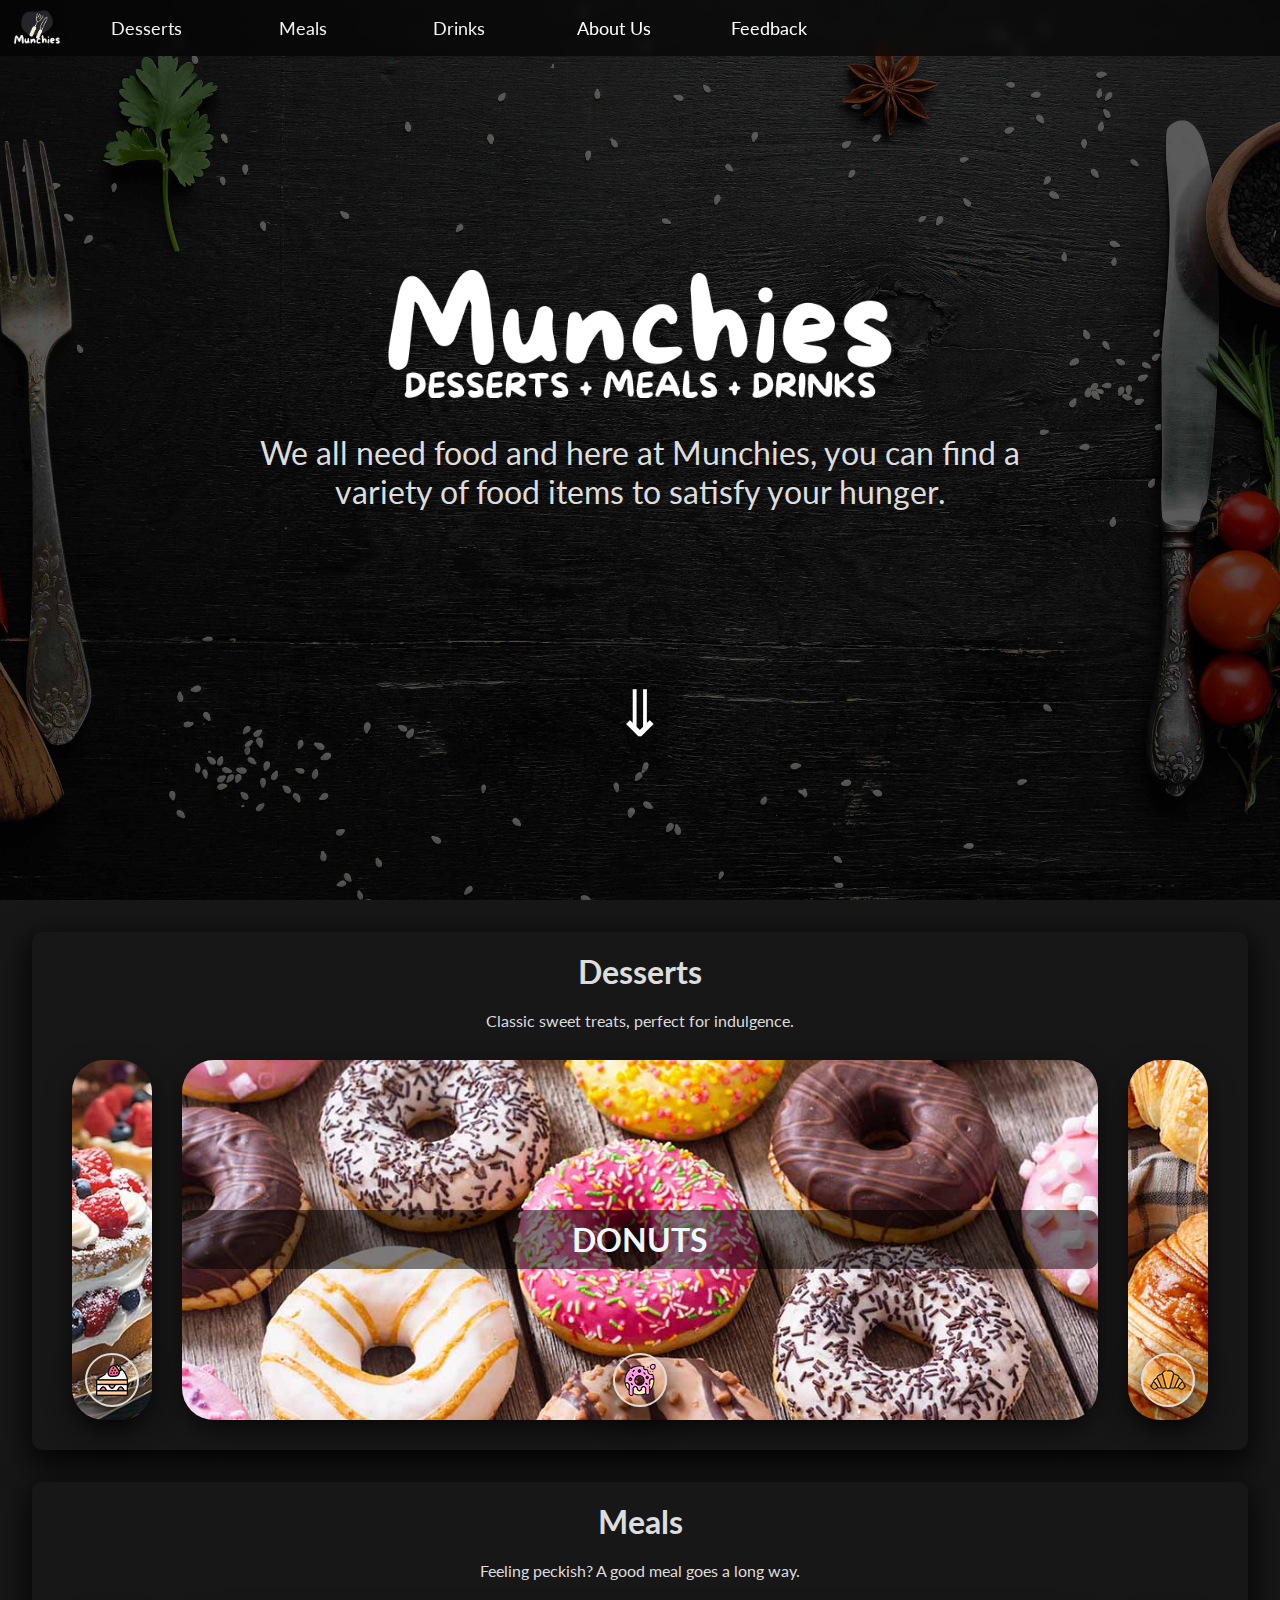
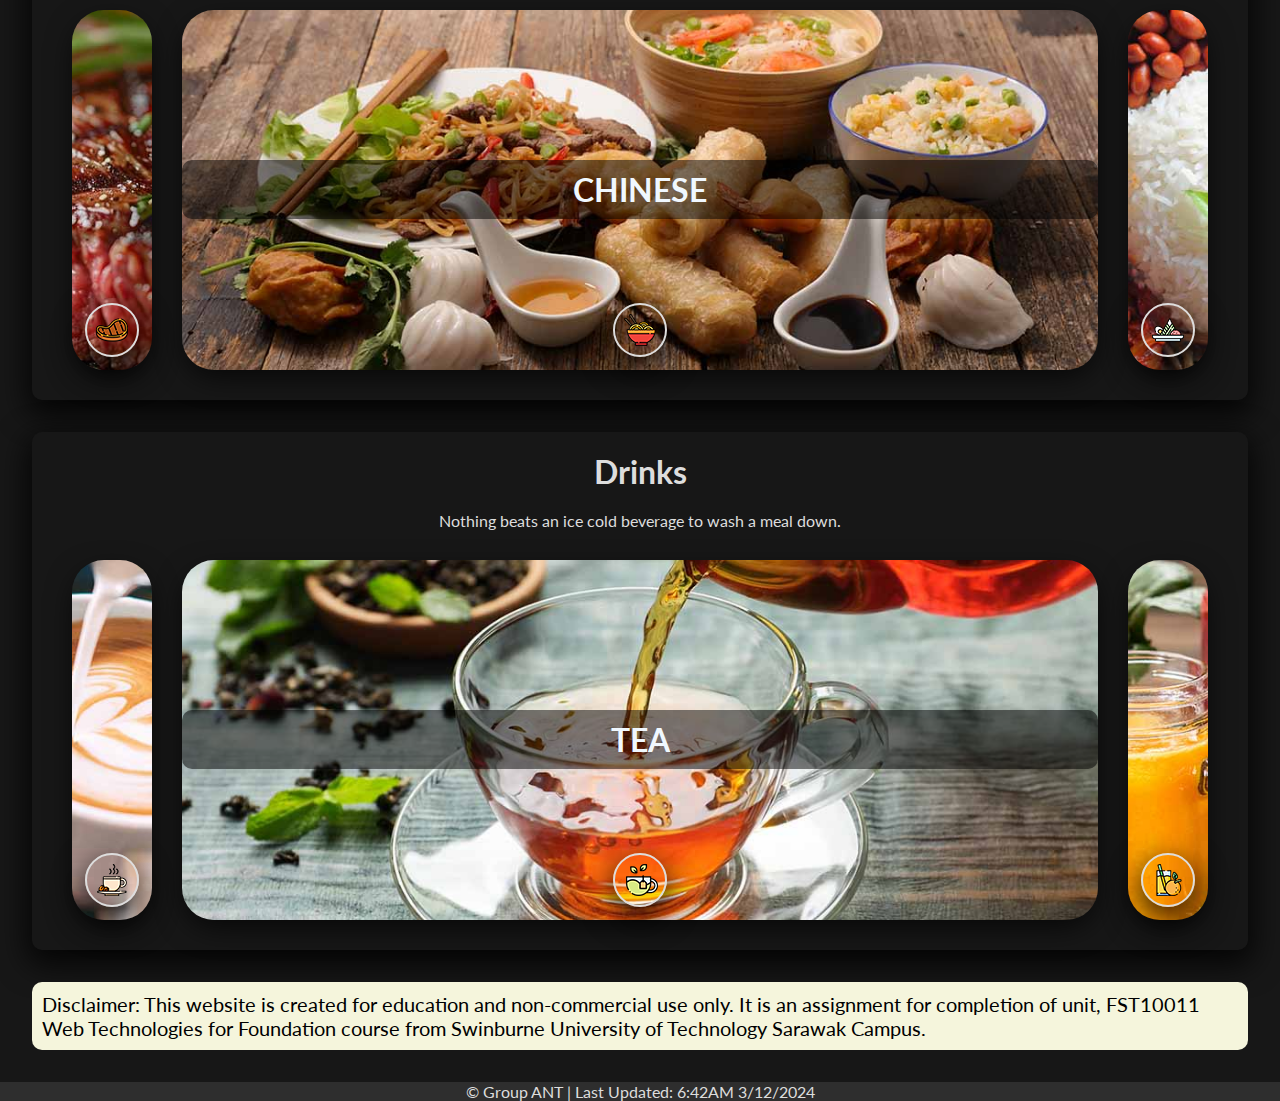
<file: index.html>
<!DOCTYPE html>
<html lang="en">

<!-- Start Of Head -->

  <head>
    <title>Munchies</title>
    <meta charset="utf-8">
    <meta name="author" content="Group ANT">
    <meta name="description" content="A website recommending a variety of desserts, food and drinks.">
    <meta name="keywords" content="food, drinks, meals, western, chinese, juice, desserts, yummy, cakes, donuts, croissants">
    <meta name="viewport" content="width=device-width, initial-scale=1">
    <link rel="stylesheet" type="text/css" href="./style.css">
    <link rel="preconnect" href="https://fonts.googleapis.com">
    <link rel="preconnect" href="https://fonts.gstatic.com" crossorigin>
    <link href="https://fonts.googleapis.com/css2?family=Lato:ital,wght@0,100;0,300;0,400;0,700;0,900;1,100;1,300;1,400;1,700;1,900&display=swap" rel="stylesheet">
  </head>

<!-- Start Of Body -->

  <body>

    <!-- Header Starts Here -->

    <header>
      <nav class="navbar">
        <ul class="menu">      
            <li>
              <a href="./index.html">
              <img src="./images/companyassets/munchies-logoalt.png" alt="Logo">
              </a>
            </li>
            <li class="nav-styling">
              Desserts
              <ul class="dropdown-content">
                <li><a href="./cakes.html">Cakes</a></li>
                <li><a href="./donuts.html">Donuts</a></li>
                <li><a href="./croissants.html">Croissants</a></li>
              </ul>
            </li>
            <li class="nav-styling">
              Meals
              <ul class="dropdown-content">
                <li><a href="./western.html">Western</a></li>
                <li><a href="./chinese.html">Chinese</a></li>
                <li><a href="./malay.html">Malaysian</a></li>
              </ul>
            </li>
            <li class="nav-styling">
              Drinks
              <ul class="dropdown-content">
                <li><a href="./coffee.html">Coffee</a></li>
                <li><a href="./tea.html">Tea</a></li>
                <li><a href="./juice.html">Juice</a></li>
              </ul>
            </li>
            <li class="nav-links">
                <a href="./groupant.html">About Us</a>
            </li>
            <li class="nav-links">
                <a href="./feedback.html">Feedback</a>
            </li>
        </ul>
      </nav>
    </header>

    <!-- Article Starts Here -->

    <article class="article-main">
      <section class="article-top">
        <img src="./images/companyassets/munchies-desc.png" alt="Munchies" class="fadeInUp-animation">
        <p class="fadeInUp-animation">We all need food and here at Munchies, you can find a variety of food items to satisfy your hunger.</p>
        <a class="scroller-button fadeInUp-animation" href="#fun">&dArr;</a>
      </section>

      <!-- Food Carousels -->

      <section id="fun" class="triple-options">
          <div class="wrapper">
            <h2>Desserts</h2>
            <p>Classic sweet treats, perfect for indulgence.</p>
            <div class="container">
                <input type="radio" name="slide1" id="c1">
                <label for="c1" class="card">
                    <span class="description">
                      <a href="cakes.html">Cakes</a>
                      <span class="icon"><img src="./images/icons/cake-icon.png" alt=cake class="icon"></span>
                    </span>
                </label>
                <input type="radio" name="slide1" id="c2" checked="checked">
                <label for="c2" class="card">
                    <span class="description">
                      <a href="donuts.html">Donuts</a>
                      <span class="icon"><img src="./images/icons/donut-icon.png" alt=donuts></span>
                    </span>
                </label>
                <input type="radio" name="slide1" id="c3">
                <label for="c3" class="card">
                    <span class="description">
                      <a href="croissants.html">Croissants</a>
                      <span class="icon"><img src="./images/icons/croissant-icon.png" alt=croissants></span>
                    </span>
                </label>
            </div>
          </div>
          
          <div class="wrapper">
            <h2>Meals</h2>
            <p>Feeling peckish? A good meal goes a long way.</p>
            <div class="container">
                <input type="radio" name="slide2" id="c4">
                <label for="c4" class="card">
                    <span class="description">
                      <a href="western.html">Western</a>
                      <span class="icon"><img src="./images/icons/western-icon.png" alt=western></span>
                    </span>
                </label>
                <input type="radio" name="slide2" id="c5" checked="checked">
                <label for="c5" class="card">
                    <span class="description">
                      <a href="chinese.html">Chinese</a>
                      <span class="icon"><img src="./images/icons/chinese-icon.png" alt=chinese></span>
                    </span>
                </label>
                <input type="radio" name="slide2" id="c6">
                <label for="c6" class="card">
                    <span class="description">
                      <a href="malay.html">Malay</a>
                      <span class="icon"><img src="./images/icons/malay-icon.png" alt=malay></span>
                    </span>
                </label>
            </div>
          </div>

          <div class="wrapper">
            <h2>Drinks</h2>
            <p>Nothing beats an ice cold beverage to wash a meal down.</p>
            <div class="container">
                <input type="radio" name="slide3" id="c7">
                <label for="c7" class="card">
                    <span class="description">
                      <a href="coffee.html">Coffee</a>
                      <span class="icon"><img src="./images/icons/coffee-icon.png" alt=coffee></span>
                    </span>
                </label>
                <input type="radio" name="slide3" id="c8" checked="checked">
                <label for="c8" class="card">
                    <span class="description">
                      <a href="tea.html">Tea</a>
                      <span class="icon"><img src="./images/icons/tea-icon.png" alt=tea></span>
                    </span>
                </label>
                <input type="radio" name="slide3" id="c9">
                <label for="c9" class="card">
                    <span class="description">
                      <a href="juice.html">Juice</a>
                      <span class="icon"><img src="./images/icons/juice-icon.png" alt=juice></span>
                    </span>
                </label>
            </div>
          </div>
      </section>
      
      <!-- Disclaimer -->

      <div class="disclaimer">
        <p>Disclaimer: This website is created for education and non-commercial use only. It is an assignment for completion of unit, FST10011 Web Technologies for Foundation course from Swinburne University of Technology Sarawak Campus.</p>
      </div>
    </article>

    <!-- Footer Starts Here -->

    <footer>
      <p>
        &copy; Group ANT | Last Updated: 6:42AM 3/12/2024
      </p>
    </footer>
  </body>
</html>
</file>
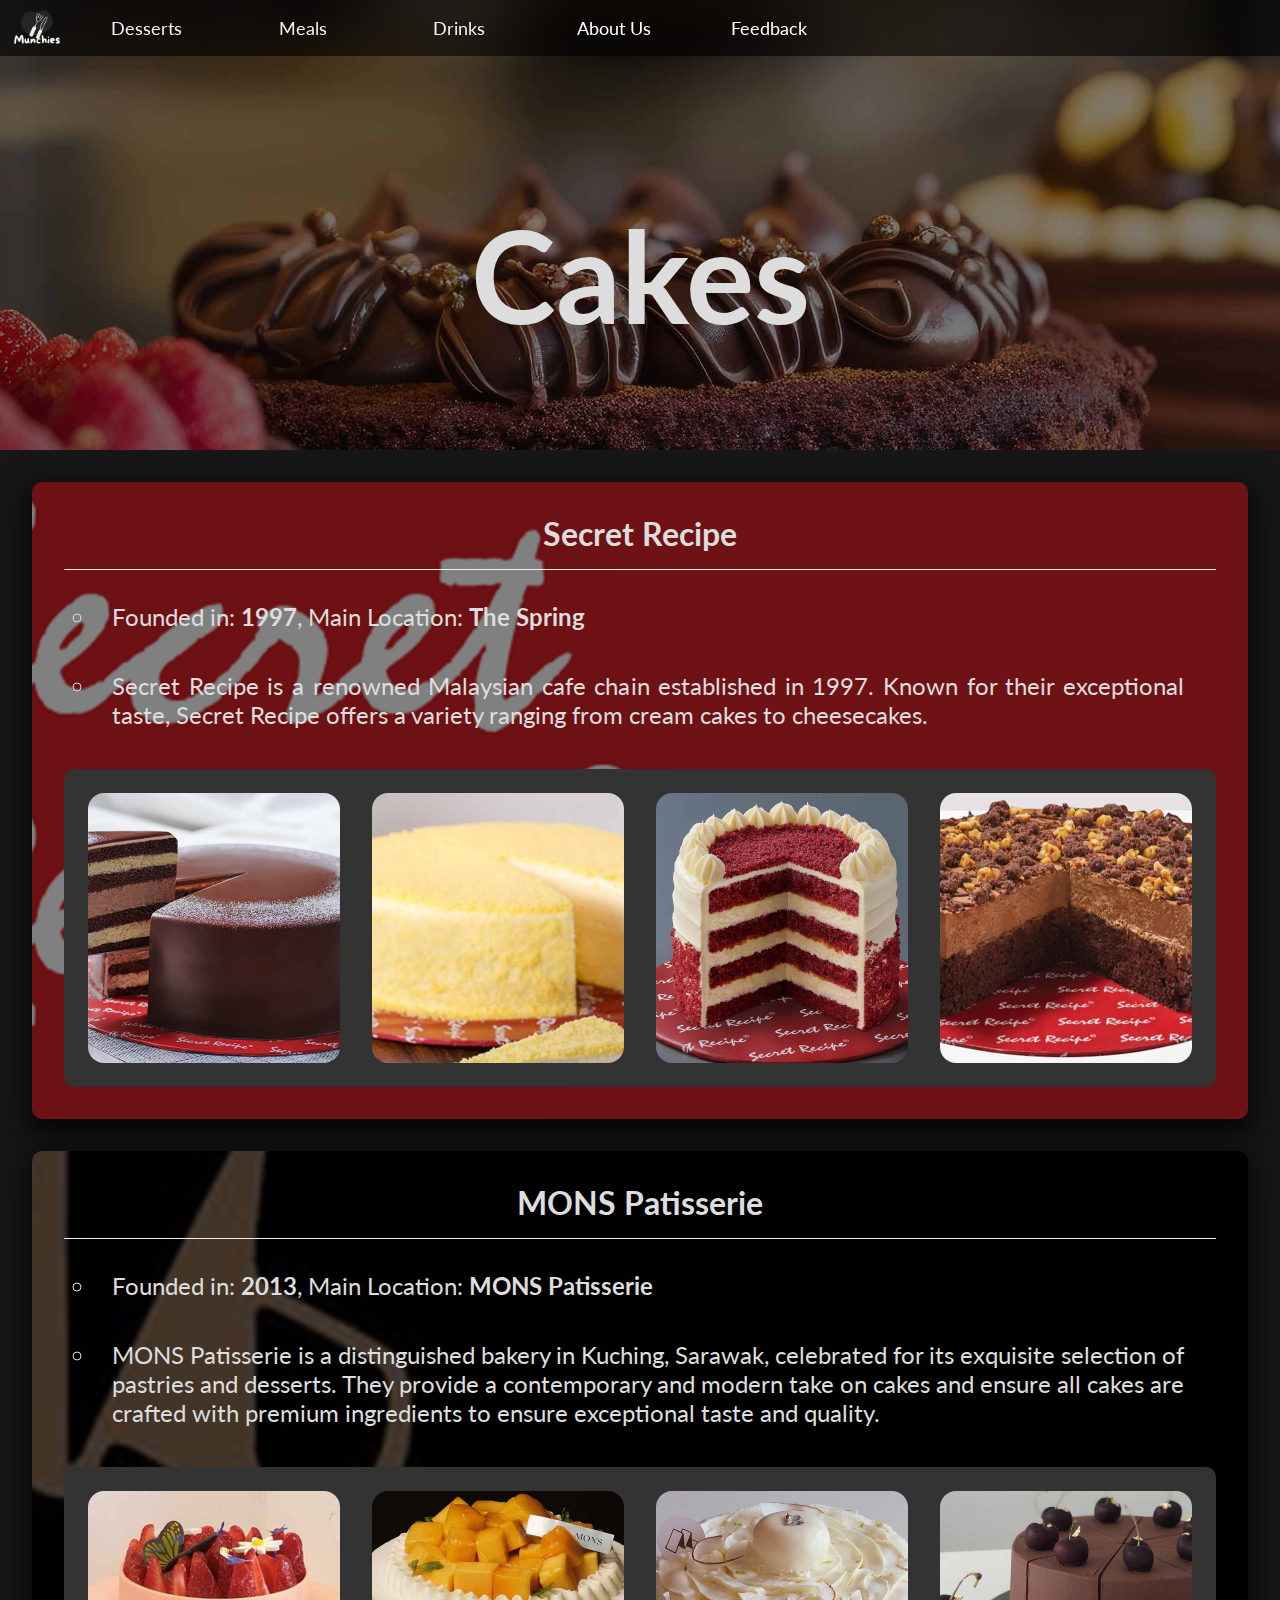
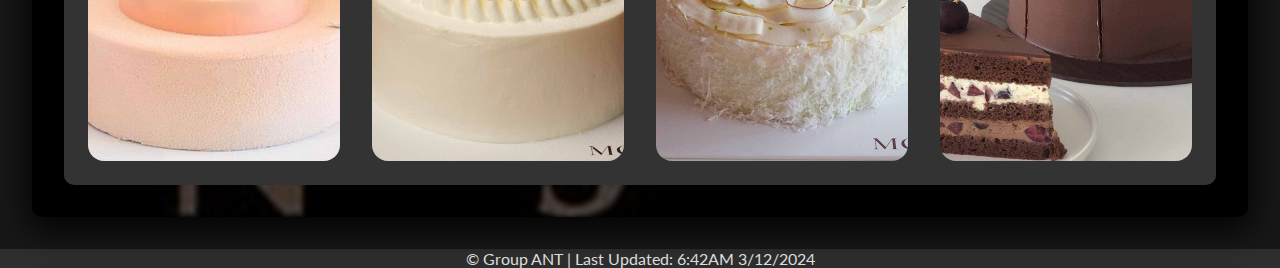
<file: cakes.html>
<!DOCTYPE html>
<html lang="en">

<!-- Start Of Head -->

  <head>
    <title>Cakes</title>
    <meta charset="utf-8">
    <meta name="author" content="Group ANT">
    <meta name="description" content="This webpage displays information about cakes.">
    <meta name="keywords" content="food, drinks, meals, western, chinese, juice, desserts, yummy, cakes, donuts, croissants">
    <meta name="viewport" content="width=device-width, initial-scale=1">
    <link rel="stylesheet" type="text/css" href="./style.css">
    <link rel="preconnect" href="https://fonts.googleapis.com">
    <link rel="preconnect" href="https://fonts.gstatic.com" crossorigin>
    <link href="https://fonts.googleapis.com/css2?family=Lato:ital,wght@0,100;0,300;0,400;0,700;0,900;1,100;1,300;1,400;1,700;1,900&display=swap" rel="stylesheet">

    <!-- Script Starts Here -->
     <script>
        // Function to show popup
        function showPopup(popupId) {
          const popup = document.getElementById(popupId);
          popup.style.display = 'flex';
          const overlay = document.getElementById('overlay');
          overlay.style.display = 'block';
        }
        
        // Function to close popup
        function closePopup(popupId) {
          const popup = document.getElementById(popupId);
          popup.style.display = 'none';
          const overlay = document.getElementById('overlay');
          overlay.style.display = 'none';
        }

        // Function to hide popup(for overlay)
        function hidePopup() {
          for (let i = 1; i <= 12; i++) {
          const popup = document.getElementById(`popup${i}`);
          popup.style.display = 'none';
          const overlay = document.getElementById('overlay');
            overlay.style.display = 'none';
          }
        }
    </script>
  </head>

  <!-- Body Starts Here -->
    
  <body>

    <!-- Header Starts Here -->

    <header>
      <nav class="navbar">
        <div class="nav-left">
          <ul class="menu">      
              <li>
                <a href="./index.html">
                <img src="./images/companyassets/munchies-logoalt.png" alt="Logo">
                </a>
              </li>
              <li class="nav-styling">
                Desserts
                <ul class="dropdown-content">
                  <li><a href="./cakes.html">Cakes</a></li>
                  <li><a href="./donuts.html">Donuts</a></li>
                  <li><a href="./croissants.html">Croissants</a></li>
                </ul>
              </li>
              <li class="nav-styling">
                Meals
                <ul class="dropdown-content">
                  <li><a href="./western.html">Western</a></li>
                  <li><a href="./chinese.html">Chinese</a></li>
                  <li><a href="./malay.html">Malaysian</a></li>
                </ul>
              </li>
              <li class="nav-styling">
                Drinks
                <ul class="dropdown-content">
                  <li><a href="./coffee.html">Coffee</a></li>
                  <li><a href="./tea.html">Tea</a></li>
                  <li><a href="./juice.html">Juice</a></li>
                </ul>
              </li>
              <li class="nav-links">
                  <a href="./groupant.html">About Us</a>
              </li>
              <li class="nav-links">
                  <a href="./feedback.html">Feedback</a>
              </li>
          </ul>
        </div>  
      </nav>
    </header>

    <!-- Article Starts Here -->

    <article class="article-global">
      <section class="top-banner-cakes">
          <div class="banner-text fadeInUp-animation">
              <h1>Cakes</h1>
          </div>
      </section>

        <!-- Food Sections Start Here -->

      <section class="food-sections">
        <div class="food-wrapper cakes-con1">
          <a href="https://www.secretrecipe.com.my/" target="_blank">Secret Recipe</a>  <!-- Link to Secret Recipe -->
          <hr>
          <ul>
            <li>Founded in: <strong>1997</strong>, Main Location: <strong>The Spring</strong></li>
            <li>Secret Recipe is a renowned Malaysian cafe chain established in 1997. Known for their exceptional taste, Secret Recipe offers a variety ranging from cream cakes to cheesecakes.</li>
          </ul>
          <div class="food-container">
            <div class="food-item cakesitem1">
              <div class="background-blur"></div>
              <div class="food-text" onclick="showPopup('popup1')">
                <h2>Chocolate Indulgence</h2>
              </div>
            </div>
            <div class="popup" id="popup1">
              <img src="./images/desserts/choco-indulge.jpg" alt="chocolateindulgence" class="popup-image">
              <div class="popup-description">
                <h3>Chocolate Indulgence</h3>
                <p>A rich and creamy chocolate cake that has become a staple for chocolate lovers and also a Secret Recipe fan favourite.</p>
                <table class="popup-table">
                  <caption><strong>Allergens</strong></caption>
                  <tr>
                    <th>Milk
                      <br>
                      <img src="./images/icons/milk-icon.png" alt="milk icon">
                    </th>
                    <th>Eggs
                      <br>
                      <img src="./images/icons/egg-icon.png" alt="egg icon">
                    </th>
                    <th>Peanuts
                      <br>
                      <img src="./images/icons/peanut-icon.png" alt="peanut icon">
                    </th>
                  </tr>
                  <tr>
                    <td><img src="./images/icons/checkbox.png" alt="Checkbox"></td>
                    <td><img src="./images/icons/checkbox.png" alt="Checkbox"></td>
                    <td></td>
                  </tr> 
                  <tr>
                    <td colspan="3">This food is <strong>HALAL.</strong></td>
                  </tr>
                </table>
                <button class="close-button" onclick="closePopup('popup1')">Close</button>
              </div>
            </div>
            <div class="food-item cakesitem2">
              <div class="background-blur"></div>
              <div class="food-text" onclick="showPopup('popup2')">
                <h2>Hokkaido Triple Cheese</h2>
              </div>
            </div>
            <div class="popup" id="popup2">
              <img src="./images/desserts/hokkaido-cheese.jpg" alt="triplecheese" class="popup-image">
              <div class="popup-description">
                <h3>Hokkaido Triple Cheese</h3>
                <p>This cake features three layers of different cheese, offering a delightful experience for cheese enthusiasts.</p>
                <table class="popup-table">
                  <caption><strong>Allergens</strong></caption>
                  <tr>
                    <th>Milk
                      <br>
                      <img src="./images/icons/milk-icon.png" alt="milk icon">
                    </th>
                    <th>Eggs
                      <br>
                      <img src="./images/icons/egg-icon.png" alt="egg icon">
                    </th>
                    <th>Peanuts
                      <br>
                      <img src="./images/icons/peanut-icon.png" alt="peanut icon">
                    </th>
                  </tr>
                  <tr>
                    <td><img src="./images/icons/checkbox.png" alt="Checkbox"></td>
                    <td><img src="./images/icons/checkbox.png" alt="Checkbox"></td>
                    <td></td>
                  </tr> 
                  <tr>
                    <td colspan="3">This food is <strong>HALAL.</strong></td>
                  </tr>
                </table>
                <button class="close-button" onclick="closePopup('popup2')">Close</button>
              </div>
            </div>
            <div class="food-item cakesitem3">
              <div class="background-blur"></div>
              <div class="food-text" onclick="showPopup('popup3')">
                <h2>The Red Velvet</h2>
              </div>
            </div>
            <div class="popup" id="popup3">
              <img src="./images/desserts/red-velvet.jpg" alt="red-velvet" class="popup-image">
              <div class="popup-description">
                <h3>The Red Velvet</h3>
                <p>A classic red velvet sponge cake layered with cream cheese and apricot bits, providing a flavourful and seductive taste.</p>
                <table class="popup-table">
                  <caption><strong>Allergens</strong></caption>
                  <tr>
                    <th>Milk
                      <br>
                      <img src="./images/icons/milk-icon.png" alt="milk icon">
                    </th>
                    <th>Eggs
                      <br>
                      <img src="./images/icons/egg-icon.png" alt="egg icon">
                    </th>
                    <th>Peanuts
                      <br>
                      <img src="./images/icons/peanut-icon.png" alt="peanut icon">
                    </th>
                  </tr>
                  <tr>
                    <td><img src="./images/icons/checkbox.png" alt="Checkbox"></td>
                    <td><img src="./images/icons/checkbox.png" alt="Checkbox"></td>
                    <td></td>
                  </tr>
                  <tr>
                    <td colspan="3">This food is <strong>HALAL.</strong></td>
                  </tr> 
                </table>
                <button class="close-button" onclick="closePopup('popup3')">Close</button>
              </div>
            </div>
            <div class="food-item cakesitem4">
              <div class="background-blur"></div>
              <div class="food-text" onclick="showPopup('popup4')">
                <h2>Chocolate Odyssey</h2>
              </div>
            </div>
            <div class="popup" id="popup4">
              <img src="./images/desserts/choco-odyssey.jpg" alt="choco-odyssey" class="popup-image">
              <div class="popup-description">
                <h3>Chocolate Odyssey</h3>
                <p>A cake with a delicious hazelnut flavour topped with Ferrero Rocher chocolate making it a must-try for hazelnut fans.</p>
                <table class="popup-table">
                  <caption><strong>Allergens</strong></caption>
                  <tr>
                    <th>Milk
                      <br>
                      <img src="./images/icons/milk-icon.png" alt="milk icon">
                    </th>
                    <th>Eggs
                      <br>
                      <img src="./images/icons/egg-icon.png" alt="egg icon">
                    </th>
                    <th>Peanuts
                      <br>
                      <img src="./images/icons/peanut-icon.png" alt="peanut icon">
                    </th>
                  </tr>
                  <tr>
                    <td><img src="./images/icons/checkbox.png" alt="Checkbox"></td>
                    <td><img src="./images/icons/checkbox.png" alt="Checkbox"></td>
                    <td><img src="./images/icons/checkbox.png" alt="Checkbox"></td>
                  </tr>
                  <tr>
                    <td colspan="3">This food is <strong>HALAL.</strong></td>
                  </tr> 
                </table>
                <button class="close-button" onclick="closePopup('popup4')">Close</button>
              </div>
            </div>
          </div>
        </div>

          <!-- Second Vendor -->

          <div class="food-wrapper cakes-con2">
            <a href="https://www.instagram.com/mons.kch/?hl=en" target="_blank">MONS Patisserie</a> <!-- Link to MONS Patisserie -->
            <hr>
            <ul>
            <li>Founded in: <strong>2013</strong>, Main Location: <strong>MONS Patisserie</strong></li>
            <li>MONS Patisserie is a distinguished bakery in Kuching, Sarawak, celebrated for its exquisite selection of pastries and desserts. They provide a contemporary and modern take on cakes and ensure all cakes are crafted with premium ingredients to ensure exceptional taste and quality.</li>
          </ul>
            <div class="food-container">
              <div class="food-item cakesitem5">
                <div class="background-blur"></div>
                <div class="food-text" onclick="showPopup('popup5')">
                  <h2>Strawberry Shortcake</h2>
                </div>
              </div>
              <div class="popup" id="popup5">
                <img src="./images/desserts/strawberry-shortcake.jpg" alt="strawberry-shortcake" class="popup-image">
                <div class="popup-description">
                  <h3>Strawberry Shortcake</h3>
                  <p>A timeless classic, this cake features fresh strawberries layered ontop creamy icing providing a refreshing and sweet experience.</p>
                  <table class="popup-table">
                    <caption><strong>Allergens</strong></caption>
                    <tr>
                      <th>Milk
                        <br>
                        <img src="./images/icons/milk-icon.png" alt="milk icon">
                      </th>
                      <th>Eggs
                        <br>
                        <img src="./images/icons/egg-icon.png" alt="egg icon">
                      </th>
                      <th>Peanuts
                        <br>
                        <img src="./images/icons/peanut-icon.png" alt="peanut icon">
                      </th>
                    </tr>
                    <tr>
                      <td><img src="./images/icons/checkbox.png" alt="Checkbox"></td>
                      <td><img src="./images/icons/checkbox.png" alt="Checkbox"></td>
                      <td></td>
                    </tr>
                    <tr>
                      <td colspan="3">This food is <strong>HALAL.</strong></td>
                    </tr>
                  </table>
                  <button class="close-button" onclick="closePopup('popup5')">Close</button>
                </div>
              </div>
              <div class="food-item cakesitem6">
                <div class="background-blur"></div>
                <div class="food-text" onclick="showPopup('popup6')">
                  <h2>Mango Shortcake</h2>
                </div>
              </div>
              <div class="popup" id="popup6">
                <img src="./images/desserts/mango-shortcake.jpg" alt="mango-shortcake" class="popup-image">
                <div class="popup-description">
                  <h3>Mango Shortcake</h3>
                  <p>A delighfully fruity cake featuring layers of soft sponge and fresh mangoes, a fan favourite of MONS lovers as it is praised for its exceptional taste.</p>
                  <table class="popup-table">
                    <caption><strong>Allergens</strong></caption>
                    <tr>
                      <th>Milk
                        <br>
                        <img src="./images/icons/milk-icon.png" alt="milk icon">
                      </th>
                      <th>Eggs
                        <br>
                        <img src="./images/icons/egg-icon.png" alt="egg icon">
                      </th>
                      <th>Peanuts
                        <br>
                        <img src="./images/icons/peanut-icon.png" alt="peanut icon">
                      </th>
                    </tr>
                    <tr>
                      <td><img src="./images/icons/checkbox.png" alt="Checkbox"></td>
                      <td><img src="./images/icons/checkbox.png" alt="Checkbox"></td>
                      <td></td>
                    </tr> 
                    <tr>
                      <td colspan="3">This food is <strong>HALAL.</strong></td>
                    </tr>
                  </table>
                  <button class="close-button" onclick="closePopup('popup6')">Close</button>
                </div>
              </div>
              <div class="food-item cakesitem7">
                <div class="background-blur"></div>
                <div class="food-text" onclick="showPopup('popup7')">
                  <h2>Pandan Coconut Cake</h2>
                </div>
              </div>
              <div class="popup" id="popup7">
                <img src="./images/desserts/pandan-cake.jpg" alt="pandan-cake" class="popup-image">
                <div class="popup-description">
                  <h3>Pandan Coconut Cake</h3>
                  <p>This unique creation combines tradition and modern techniques by using local Sarawakian gula apong offering a treat for the taste buds and celebrates the richness of Malaysian flavours.</p>
                  <table class="popup-table">
                    <caption><strong>Allergens</strong></caption>
                    <tr>
                      <th>Milk
                        <br>
                        <img src="./images/icons/milk-icon.png" alt="milk icon">
                      </th>
                      <th>Eggs
                        <br>
                        <img src="./images/icons/egg-icon.png" alt="egg icon">
                      </th>
                      <th>Peanuts
                        <br>
                        <img src="./images/icons/peanut-icon.png" alt="peanut icon">
                      </th>
                    </tr>
                    <tr>
                      <td><img src="./images/icons/checkbox.png" alt="Checkbox"></td>
                      <td><img src="./images/icons/checkbox.png" alt="Checkbox"></td>
                      <td></td>
                    </tr> 
                    <tr>
                      <td colspan="3">This food is <strong>HALAL.</strong></td>
                    </tr>
                  </table>
                  <button class="close-button" onclick="closePopup('popup7')">Close</button>
                </div>
              </div>
              <div class="food-item cakesitem8">
                <div class="background-blur"></div>
                <div class="food-text" onclick="showPopup('popup8')">
                  <h2>Black Forest</h2>
                </div>
              </div>
              <div class="popup" id="popup8">
                <img src="./images/desserts/black-forest.jpg" alt="black-forest" class="popup-image">
                <div class="popup-description">
                  <h3>Black Forest</h3>
                  <p>A classic favourite, this cake contains strawberries combined with chocolate for a classic taste making it a popular option for special occasions.</p>
                  <table class="popup-table">
                    <caption><strong>Allergens</strong></caption>
                    <tr>
                      <th>Milk
                        <br>
                        <img src="./images/icons/milk-icon.png" alt="milk icon">
                      </th>
                      <th>Eggs
                        <br>
                        <img src="./images/icons/egg-icon.png" alt="egg icon">
                      </th>
                      <th>Peanuts
                        <br>
                        <img src="./images/icons/peanut-icon.png" alt="peanut icon">
                      </th>
                    </tr>
                    <tr>
                      <td><img src="./images/icons/checkbox.png" alt="Checkbox"></td>
                      <td><img src="./images/icons/checkbox.png" alt="Checkbox"></td>
                      <td></td>
                    </tr>
                    <tr>
                      <td colspan="3">This food is <strong>HALAL.</strong></td>
                    </tr> 
                  </table>
                  <button class="close-button" onclick="closePopup('popup8')">Close</button>
                </div>
              </div>
            </div>
          </div>
        </section>
      <div class="overlay" id="overlay" onclick="hidePopup()"></div>
    </article>

    <!-- Footer Starts Here -->

    <footer>
      <p>
        &copy; Group ANT | Last Updated: 6:42AM 3/12/2024
      </p>
    </footer>
  </body>
</html>
</file>
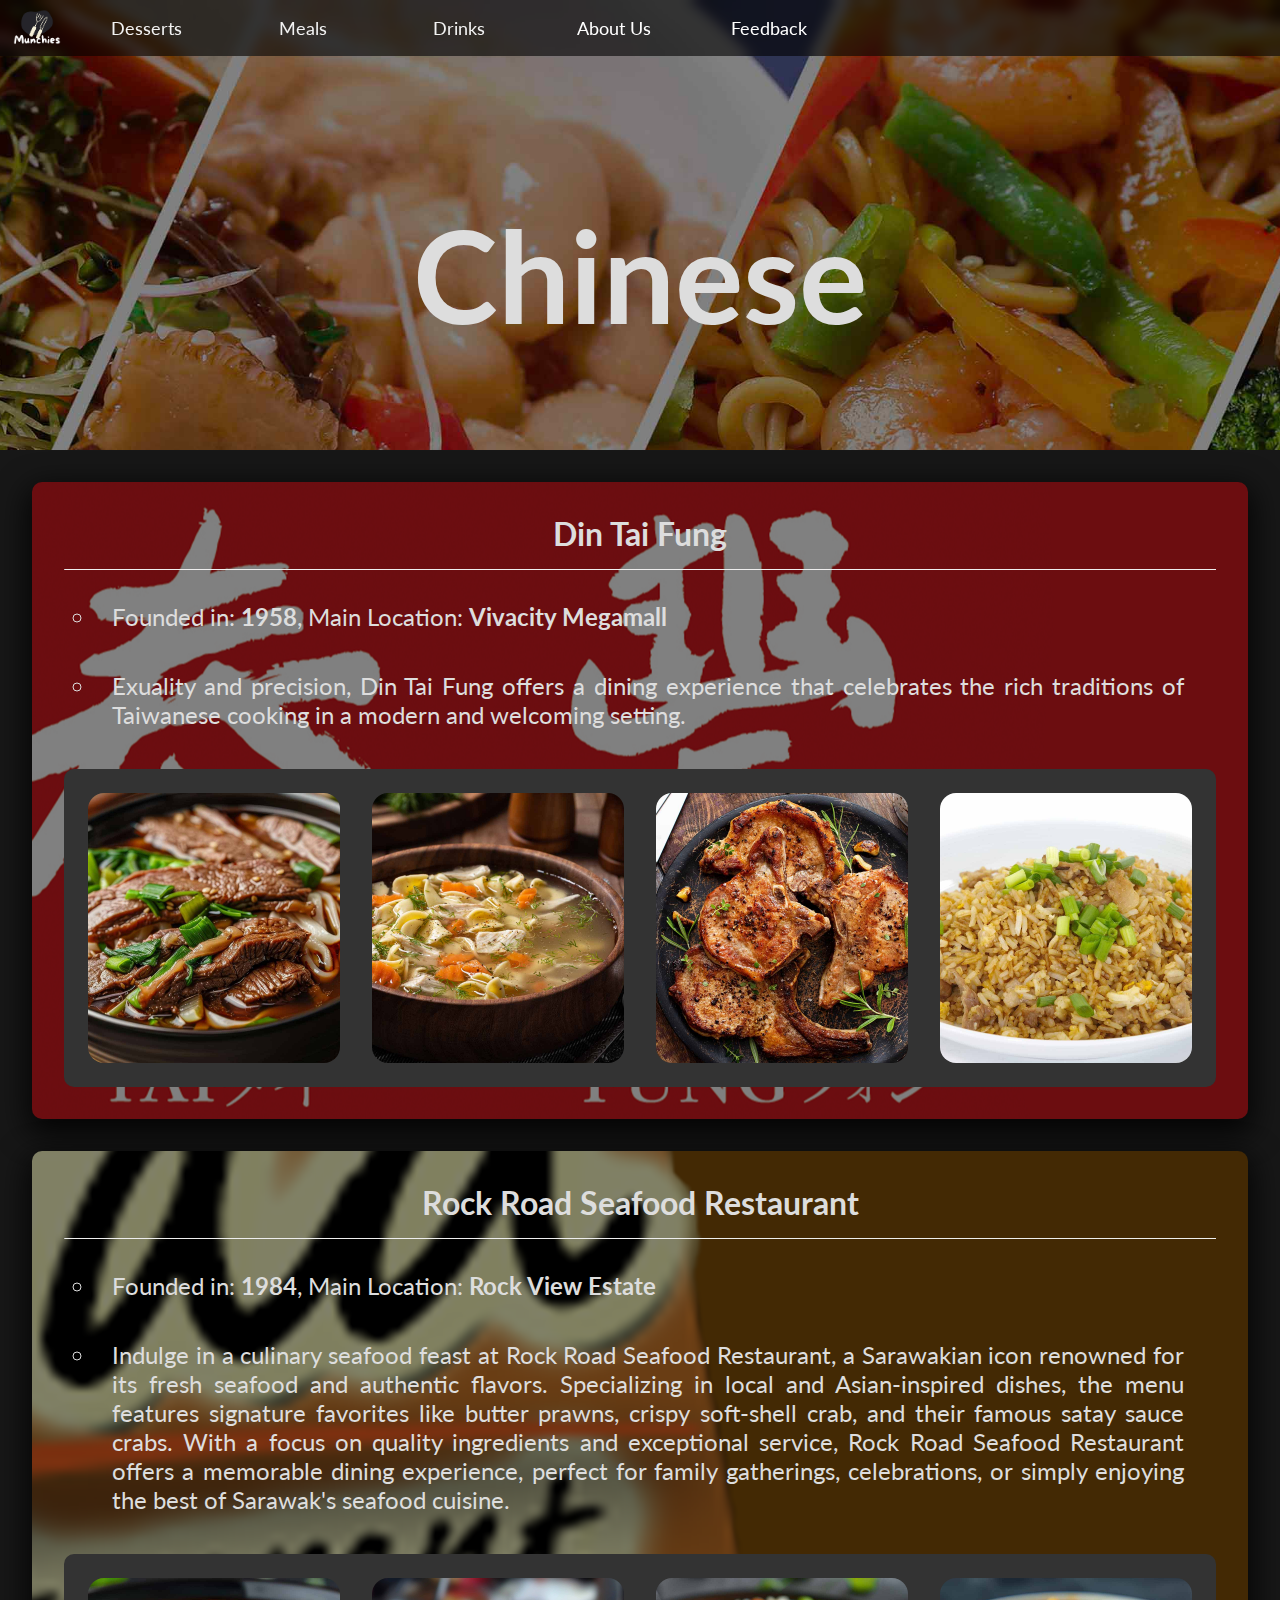
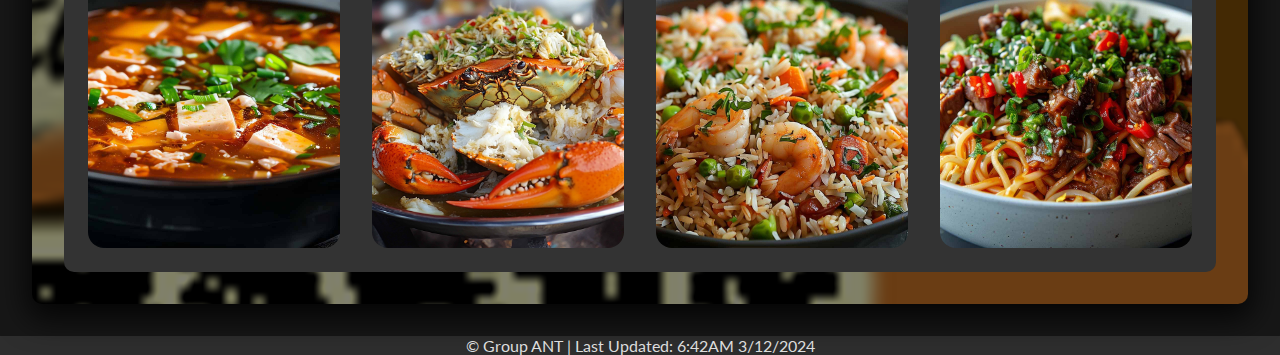
<file: chinese.html>
<!DOCTYPE html>
<html lang="en">

<!-- Start Of Head -->

  <head>
    <title>Chinese Cuisine</title>
    <meta charset="utf-8">
    <meta name="author" content="Group ANT">
    <meta name="description" content="This webpage will be displaying the variety of chinese cuisine in Kuching.">
    <meta name="keywords" content="food, drinks, meals, western, chinese, juice, desserts, yummy, cakes, donuts, croissants">
    <meta name="viewport" content="width=device-width, initial-scale=1">
    <link rel="stylesheet" type="text/css" href="./style.css">
    <link rel="preconnect" href="https://fonts.googleapis.com">
    <link rel="preconnect" href="https://fonts.gstatic.com" crossorigin>
    <link href="https://fonts.googleapis.com/css2?family=Lato:ital,wght@0,100;0,300;0,400;0,700;0,900;1,100;1,300;1,400;1,700;1,900&display=swap" rel="stylesheet">

    <!-- Script Starts Here -->
     <script>
        // Function to show popup
        function showPopup(popupId) {
          const popup = document.getElementById(popupId);
          popup.style.display = 'flex';
          const overlay = document.getElementById('overlay');
          overlay.style.display = 'block';
        }

        // Function to close popup
        function closePopup(popupId) {
          const popup = document.getElementById(popupId);
          popup.style.display = 'none';
          const overlay = document.getElementById('overlay');
          overlay.style.display = 'none';
        }
        
        // Function to hide popup(for overlay)
        function hidePopup() {
          for (let i = 1; i <= 12; i++) {
          const popup = document.getElementById(`popup${i}`);
          popup.style.display = 'none';
          const overlay = document.getElementById('overlay');
            overlay.style.display = 'none';
          }
        }
    </script>
  </head>

  <!-- Body Starts Here -->

  <body>
    
    <!-- Header Starts Here -->

    <header>
      <nav class="navbar">
        <div class="nav-left">
          <ul class="menu">      
              <li>
                <a href="./index.html">
                <img src="./images/companyassets/munchies-logoalt.png" alt="Logo">
                </a>
              </li>
              <li class="nav-styling">
                Desserts
                <ul class="dropdown-content">
                  <li><a href="./cakes.html">Cakes</a></li>
                  <li><a href="./donuts.html">Donuts</a></li>
                  <li><a href="./croissants.html">Croissants</a></li>
                </ul>
              </li>
              <li class="nav-styling">
                Meals
                <ul class="dropdown-content">
                  <li><a href="./western.html">Western</a></li>
                  <li><a href="./chinese.html">Chinese</a></li>
                  <li><a href="./malay.html">Malaysian</a></li>
                </ul>
              </li>
              <li class="nav-styling">
                Drinks
                <ul class="dropdown-content">
                  <li><a href="./coffee.html">Coffee</a></li>
                  <li><a href="./tea.html">Tea</a></li>
                  <li><a href="./juice.html">Juice</a></li>
                </ul>
              </li>
              <li class="nav-links">
                  <a href="./groupant.html">About Us</a>
              </li>
              <li class="nav-links">
                  <a href="./feedback.html">Feedback</a>
              </li>
          </ul>
        </div>  
      </nav>
    </header>

    <!-- Article Starts Here -->

    <article class="article-global">
      <section class="top-banner-chinese">
          <div class="banner-text fadeInUp-animation">
              <h1>Chinese</h1>
          </div>
      </section>

        <!-- Food Sections Start Here -->

      <section class="food-sections">
        <div class="food-wrapper chinese-con1">
          <a href="https://www.dintaifung.com.my/" target="_blank">Din Tai Fung</a> <!-- Link to Din Tai Fung -->
          <hr>
           <ul>
            <li>Founded in: <strong>1958</strong>, Main Location: <strong>Vivacity Megamall</strong></li>
            <li>Exuality and precision, Din Tai Fung offers a dining experience that celebrates the rich traditions of Taiwanese cooking in a modern and welcoming setting.</li>
          </ul>
          <div class="food-container">
            <div class="food-item chineseitem1">
              <div class="background-blur"></div>
              <div class="food-text" onclick="showPopup('popup1')">
                <h2>Braised Beef Noodle Soup</h2>
              </div>
            </div>
            <div class="popup" id="popup1">
              <img src="./images/meals/BBNS.jpg" alt="braisedbeefnoodles" class="popup-image">
              <div class="popup-description">
                <h3>Braised Beef Noodle Soup</h3>
                <p>This comforting dish features tender, slow-braised beef in a flavorful broth, paired with perfectly cooked noodles and fresh greens. Infused with aromatic spices, it's a satisfying bowl of warmth and goodness, perfect for any occasion. A must-try for noodle and beef lovers alike!</p>
                <table class="popup-table">
                    <caption><strong>Allergens</strong></caption>
                    <tr>
                      <th>Milk
                        <br>
                        <img src="./images/icons/milk-icon.png" alt="milk icon">
                      </th>
                      <th>Eggs
                        <br>
                        <img src="./images/icons/egg-icon.png" alt="egg icon">
                      </th>
                      <th>Peanuts
                        <br>
                        <img src="./images/icons/peanut-icon.png" alt="peanut icon">
                      </th>
                    </tr>
                    <tr>
                      <td></td>
                      <td></td>
                      <td></td>
                    </tr>
                    <tr>
                      <td colspan="3">This food is <strong>HALAL.</strong></td>
                    </tr> 
                  </table>
                <button class="close-button" onclick="closePopup('popup1')">Close</button>
              </div>
            </div>
            <div class="food-item chineseitem2">
              <div class="background-blur"></div>
              <div class="food-text" onclick="showPopup('popup2')">
                <h2>Chicken Noodle Soup</h2>
              </div>
            </div>
            <div class="popup" id="popup2">
              <img src="./images/meals/CNS.jpg" alt="ChickenNoodleSoup" class="popup-image">
              <div class="popup-description">
                <h3>Chicken Noodle Soup</h3>
                <p>This classic dish features tender chicken pieces in a clear, flavorful broth, served with springy noodles and fresh vegetables. Simple yet satisfying, it's a heartwarming meal that brings a touch of home with every spoonful.</p>
                <table class="popup-table">
                    <caption><strong>Allergens</strong></caption>
                    <tr>
                      <th>Milk
                        <br>
                        <img src="./images/icons/milk-icon.png" alt="milk icon">
                      </th>
                      <th>Eggs
                        <br>
                        <img src="./images/icons/egg-icon.png" alt="egg icon">
                      </th>
                      <th>Peanuts
                        <br>
                        <img src="./images/icons/peanut-icon.png" alt="peanut icon">
                      </th>
                    </tr>
                    <tr>
                        <td></td>
                        <td></td>
                        <td></td>
                    </tr> 
                    <tr>
                      <td colspan="3">This food is <strong>HALAL.</strong></td>
                    </tr>
                  </table>
                <button class="close-button" onclick="closePopup('popup2')">Close</button>
              </div>
            </div>
            <div class="food-item chineseitem3">
              <div class="background-blur"></div>
              <div class="food-text" onclick="showPopup('popup3')">
                <h2>Fried Pork Chop</h2>
              </div>
            </div>
            <div class="popup" id="popup3">
              <img src="./images/meals/friedporkchop.jpg" alt="FriedPorkChop" class="popup-image">
              <div class="popup-description">
                <h3>Fried Pork Chop</h3>
                <p>Each porkchop is expertly seasoned, marinated, and then grilled to golden-brown perfection, offering a crispy exterior with a juicy and tender interior. Paired with a savory sauce that enhances the natural richness of the pork, this dish is a comforting, satisfying choice that highlights Din Tai Fung's dedication to quality and flavor.</p>
                <table class="popup-table">
                    <caption><strong>Allergens</strong></caption>
                    <tr>
                      <th>Milk
                        <br>
                        <img src="./images/icons/milk-icon.png" alt="milk icon">
                      </th>
                      <th>Eggs
                        <br>
                        <img src="./images/icons/egg-icon.png" alt="egg icon">
                      </th>
                      <th>Peanuts
                        <br>
                        <img src="./images/icons/peanut-icon.png" alt="peanut icon">
                      </th>
                    </tr>
                    <tr>
                      <td></td>
                      <td></td>
                      <td></td>
                    </tr> 
                    <tr>
                      <td colspan="3">This food is <strong>NON-HALAL.</strong></td>
                    </tr>
                  </table>
                <button class="close-button" onclick="closePopup('popup3')">Close</button>
              </div>
            </div>
            <div class="food-item chineseitem4">
              <div class="background-blur"></div>
              <div class="food-text" onclick="showPopup('popup4')">
                <h2>Pork Chop Egg Fried Rice</h2>
              </div>
            </div>
            <div class="popup" id="popup4">
              <img src="./images/meals/porkfriedrice.jpg" alt="PorkFriedRice" class="popup-image">
              <div class="popup-description">
                <h3>Pork Chop Egg Fried Rice</h3>
                <p>This dish features fragrant, wok-fried rice cooked with fluffy eggs and aromatic seasonings, paired with a perfectly seasoned and tender pork chop.</p>
                <table class="popup-table">
                    <caption><strong>Allergens</strong></caption>
                    <tr>
                      <th>Milk
                        <br>
                        <img src="./images/icons/milk-icon.png" alt="milk icon">
                      </th>
                      <th>Eggs
                        <br>
                        <img src="./images/icons/egg-icon.png" alt="egg icon">
                      </th>
                      <th>Peanuts
                        <br>
                        <img src="./images/icons/peanut-icon.png" alt="peanut icon">
                      </th>
                    </tr>
                    <tr>
                      <td></td>
                      <td><img src="./images/icons/checkbox.png" alt="Checkbox"></td>
                      <td></td>
                    </tr> 
                    <tr>
                      <td colspan="3">This food is <strong>NON-HALAL.</strong></td>
                    </tr>
                  </table>
                <button class="close-button" onclick="closePopup('popup4')">Close</button>
              </div>
            </div>
          </div>
        </div>

          <!-- Second Vendor -->

          <div class="food-wrapper chinese-con2">
            <a href="https://rockrd.com/" target="_blank">Rock Road Seafood Restaurant</a> <!-- Link to Rock Road Seafood Restaurant -->
            <hr>
            <ul>
            <li>Founded in: <strong>1984</strong>, Main Location: <strong>Rock View Estate</strong></li>
            <li>Indulge in a culinary seafood feast at Rock Road Seafood Restaurant, a Sarawakian icon renowned for its fresh seafood and authentic flavors. Specializing in local and Asian-inspired dishes, the menu features signature favorites like butter prawns, crispy soft-shell crab, and their famous satay sauce crabs. With a focus on quality ingredients and exceptional service, Rock Road Seafood Restaurant offers a memorable dining experience, perfect for family gatherings, celebrations, or simply enjoying the best of Sarawak's seafood cuisine. </li>
          </ul>
            <div class="food-container">
              <div class="food-item chineseitem5">
                <div class="background-blur"></div>
                <div class="food-text" onclick="showPopup('popup5')">
                  <h2>Szechuan Hot & Sour Soup</h2>
                </div>
              </div>
              <div class="popup" id="popup5">
                <img src="./images/meals/shss.jpg" alt="szechuansoup" class="popup-image">
                <div class="popup-description">
                  <h3>Szechuan Hot & Sour Soup</h3>
                  <p>This classic dish combines a rich, savory broth with a perfect balance of tangy vinegar and spicy Szechuan pepper. Loaded with tender tofu, mushrooms, bamboo shoots, and a medley of fresh ingredients, each spoonful is a symphony of heat and zest.</p>
                  <table class="popup-table">
                    <caption><strong>Allergens</strong></caption>
                    <tr>
                      <th>Milk
                        <br>
                        <img src="./images/icons/milk-icon.png" alt="milk icon">
                      </th>
                      <th>Eggs
                        <br>
                        <img src="./images/icons/egg-icon.png" alt="egg icon">
                      </th>
                      <th>Peanuts
                        <br>
                        <img src="./images/icons/peanut-icon.png" alt="peanut icon">
                      </th>
                    </tr>
                    <tr>
                      <td></td>
                      <td></td>
                      <td></td>
                    </tr> 
                    <tr>
                      <td colspan="3">This food is <strong>HALAL.</strong></td>
                    </tr>
                  </table>
                  <button class="close-button" onclick="closePopup('popup5')">Close</button>
                </div>
              </div>
              <div class="food-item chineseitem6">
                <div class="background-blur"></div>
                <div class="food-text" onclick="showPopup('popup6')">
                  <h2>Signature Hainanese Special Crab</h2>
                </div>
              </div>
              <div class="popup" id="popup6">
                <img src="./images/meals/hainanesecrab.jpg" alt="hainanesecrab" class="popup-image">
                <div class="popup-description">
                  <h3>Signature Hainanese Special Crab</h3>
                  <p>This iconic dish features succulent, fresh crabs cooked to perfection in a rich, flavorful Hainanese-style sauce. With its blend of savory, sweet, and aromatic spices, this specialty captures the essence of Sarawak's culinary heritage.</p>
                  <table class="popup-table">
                    <caption><strong>Allergens</strong></caption>
                    <tr>
                      <th>Milk
                        <br>
                        <img src="./images/icons/milk-icon.png" alt="milk icon">
                      </th>
                      <th>Eggs
                        <br>
                        <img src="./images/icons/egg-icon.png" alt="egg icon">
                      </th>
                      <th>Peanuts
                        <br>
                        <img src="./images/icons/peanut-icon.png" alt="peanut icon">
                      </th>
                    </tr>
                    <tr>
                      <td></td>
                      <td><img src="./images/icons/checkbox.png" alt="Checkbox"></td>
                      <td></td>
                    </tr> 
                    <tr>
                      <td colspan="3">This food is <strong>HALAL.</strong></td>
                    </tr>
                  </table>
                  <button class="close-button" onclick="closePopup('popup6')">Close</button>
                </div>
              </div>
              <div class="food-item chineseitem7">
                <div class="background-blur"></div>
                <div class="food-text" onclick="showPopup('popup7')">
                  <h2>Yangzhou Fried Rice</h2>
                </div>
              </div>
              <div class="popup" id="popup7">
                <img src="./images/meals/yangzhou.jpg" alt="yangzhou" class="popup-image">
                <div class="popup-description">
                  <h3>Yangzhou Fried Rice</h3>
                  <p> This classic dish features fragrant, wok-fried rice tossed with succulent shrimp, tender chicken, eggs, and a medley of fresh vegetables. Perfectly seasoned and expertly prepared, it’s a harmonious blend of flavors and textures that make it a crowd-pleaser for all ages.</p>
                  <table class="popup-table">
                    <caption><strong>Allergens</strong></caption>
                    <tr>
                      <th>Milk
                        <br>
                        <img src="./images/icons/milk-icon.png" alt="milk icon">
                      </th>
                      <th>Eggs
                        <br>
                        <img src="./images/icons/egg-icon.png" alt="egg icon">
                      </th>
                      <th>Peanuts
                        <br>
                        <img src="./images/icons/peanut-icon.png" alt="peanut icon">
                      </th>
                    </tr>
                    <tr>
                      <td></td>
                      <td><img src="./images/icons/checkbox.png" alt="Checkbox"></td>
                      <td></td>
                    </tr> 
                    <tr>
                      <td colspan="3">This food is <strong>HALAL.</strong></td>
                    </tr>
                  </table>
                  <button class="close-button" onclick="closePopup('popup7')">Close</button>
                </div>
              </div>
              <div class="food-item chineseitem8">
                <div class="background-blur"></div>
                <div class="food-text" onclick="showPopup('popup8')">
                  <h2>Hong Kong Style Braised Noodles</h2>
                </div>
              </div>
              <div class="popup" id="popup8">
                <img src="./images/meals/braisednoodles.jpg" alt="hkbraisednoodles" class="popup-image">
                <div class="popup-description">
                  <h3>Hong Kong Style Braised Noodles</h3>
                  <p>  This dish features tender, perfectly braised noodles served in a flavorful, aromatic sauce made with premium ingredients. Topped with succulent pieces of meat or seafood and fresh vegetables, every bite delivers a satisfying balance of textures and deep, savory flavors. A comforting and hearty dish that brings the essence of Hong Kong’s culinary traditions to your table!</p>
                  <table class="popup-table">
                    <caption><strong>Allergens</strong></caption>
                    <tr>
                      <th>Milk
                        <br>
                        <img src="./images/icons/milk-icon.png" alt="milk icon">
                      </th>
                      <th>Eggs
                        <br>
                        <img src="./images/icons/egg-icon.png" alt="egg icon">
                      </th>
                      <th>Peanuts
                        <br>
                        <img src="./images/icons/peanut-icon.png" alt="peanut icon">
                      </th>
                    </tr>
                    <tr>
                      <td></td>
                      <td></td>
                      <td></td>
                    </tr> 
                    <tr>
                      <td colspan="3">This food is <strong>NON-HALAL.</strong></td>
                    </tr>
                  </table>
                  <button class="close-button" onclick="closePopup('popup8')">Close</button>
                </div>
              </div>
            </div>
          </div>
        </section>
      <div class="overlay" id="overlay" onclick="hidePopup()"></div>
    </article>

    <!-- Footer Starts Here -->

    <footer>
      <p>
        &copy; Group ANT | Last Updated: 6:42AM 3/12/2024
      </p>
    </footer>
  </body>
</html>
</file>
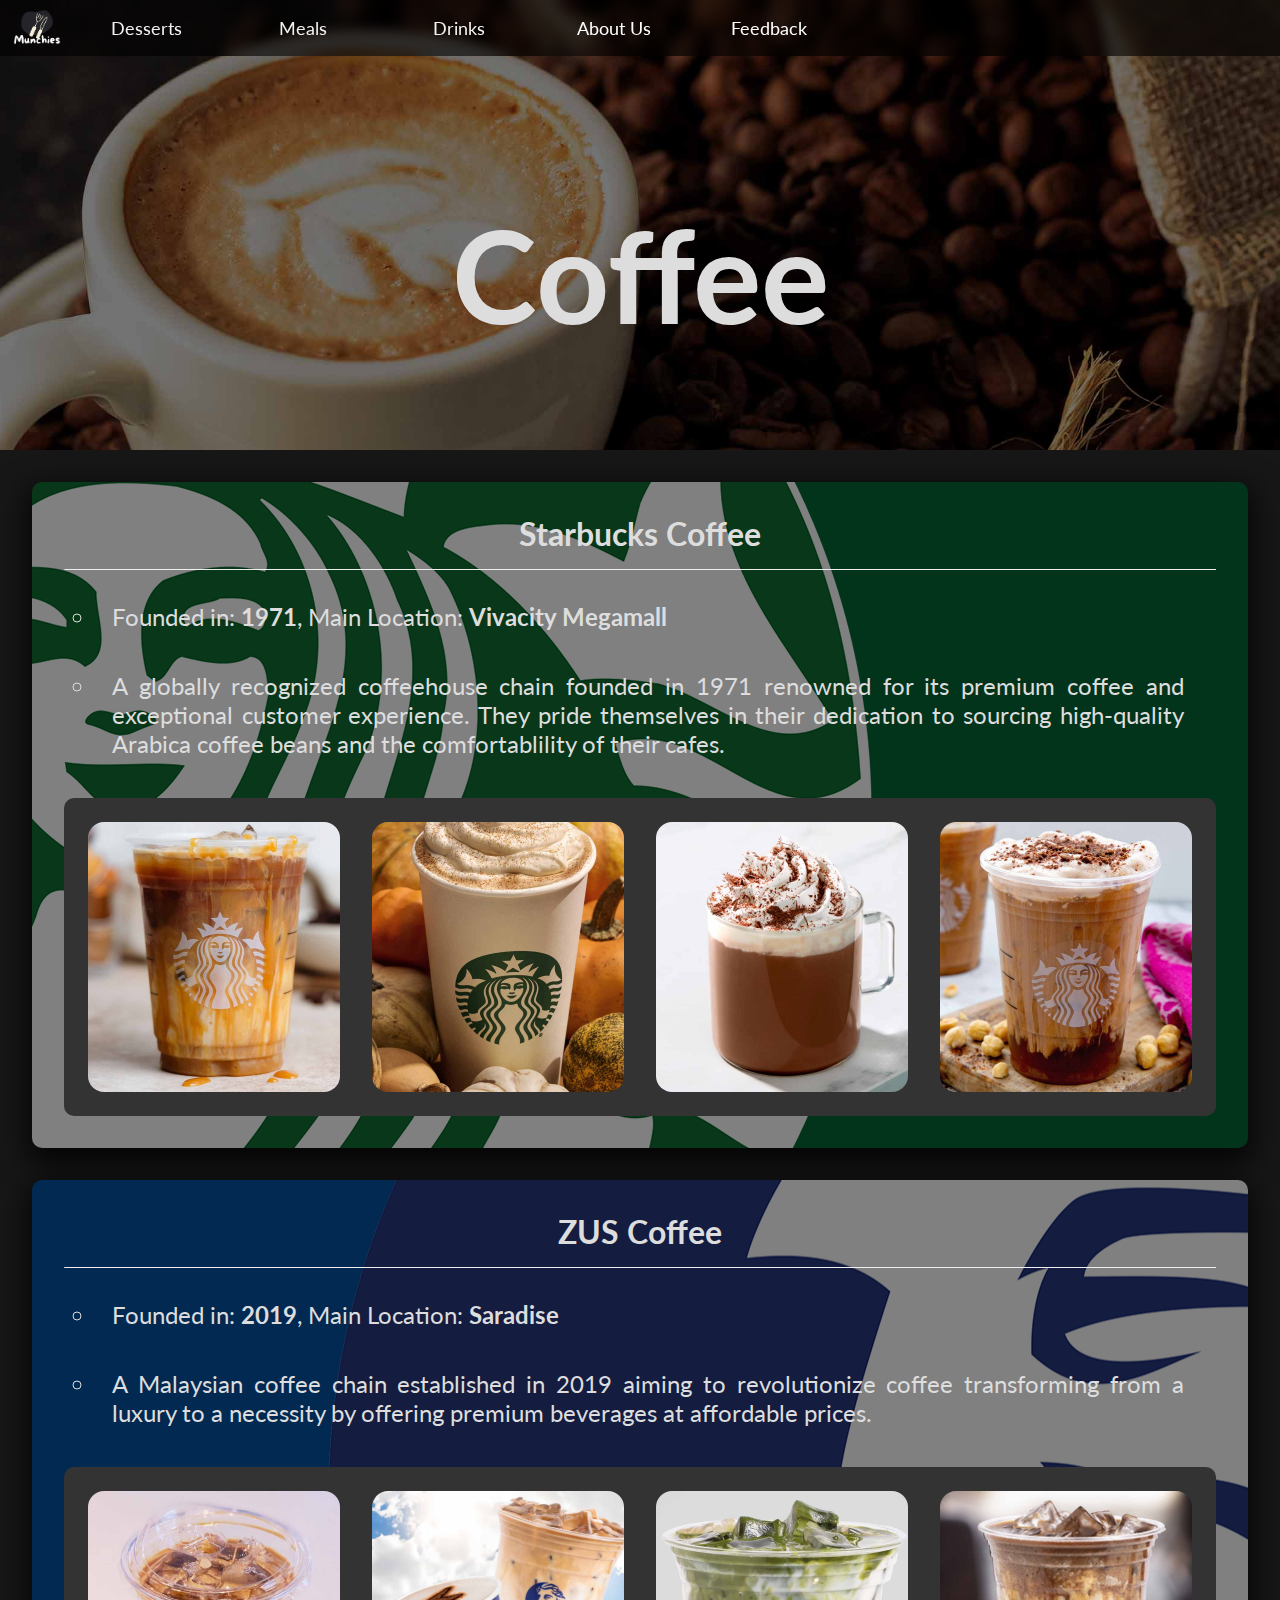
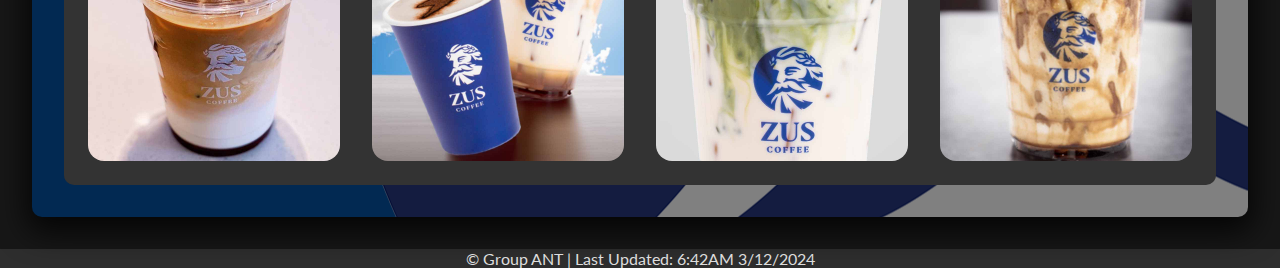
<file: coffee.html>
<!DOCTYPE html>
<html lang="en">

<!-- Start Of Head -->

  <head>
    <title>Coffee</title>
    <meta charset="utf-8">
    <meta name="author" content="Group ANT">
    <meta name="description" content="This webpage displays information about coffee.">
    <meta name="keywords" content="food, drinks, meals, western, chinese, juice, desserts, yummy, cakes, donuts, croissants">
    <meta name="viewport" content="width=device-width, initial-scale=1">
    <link rel="stylesheet" type="text/css" href="./style.css">
    <link rel="preconnect" href="https://fonts.googleapis.com">
    <link rel="preconnect" href="https://fonts.gstatic.com" crossorigin>
    <link href="https://fonts.googleapis.com/css2?family=Lato:ital,wght@0,100;0,300;0,400;0,700;0,900;1,100;1,300;1,400;1,700;1,900&display=swap" rel="stylesheet">

    <!-- Script Starts Here -->
     <script>
        // Function to show popup
        function showPopup(popupId) {
          const popup = document.getElementById(popupId);
          popup.style.display = 'flex';
          const overlay = document.getElementById('overlay');
          overlay.style.display = 'block';
        }
        
        // Function to close popup
        function closePopup(popupId) {
          const popup = document.getElementById(popupId);
          popup.style.display = 'none';
          const overlay = document.getElementById('overlay');
          overlay.style.display = 'none';
        }

        // Function to hide popup(for overlay)
        function hidePopup() {
          for (let i = 1; i <= 12; i++) {
          const popup = document.getElementById(`popup${i}`);
          popup.style.display = 'none';
          const overlay = document.getElementById('overlay');
            overlay.style.display = 'none';
          }
        }
    </script>
  </head>

  <!-- Body Starts Here -->

  <body>
    
    <!-- Header Starts Here -->

    <header>
      <nav class="navbar">
        <div class="nav-left">
          <ul class="menu">      
              <li>
                <a href="./index.html">
                <img src="./images/companyassets/munchies-logoalt.png" alt="Logo">
                </a>
              </li>
              <li class="nav-styling">
                Desserts
                <ul class="dropdown-content">
                  <li><a href="./cakes.html">Cakes</a></li>
                  <li><a href="./donuts.html">Donuts</a></li>
                  <li><a href="./croissants.html">Croissants</a></li>
                </ul>
              </li>
              <li class="nav-styling">
                Meals
                <ul class="dropdown-content">
                  <li><a href="./western.html">Western</a></li>
                  <li><a href="./chinese.html">Chinese</a></li>
                  <li><a href="./malay.html">Malaysian</a></li>
                </ul>
              </li>
              <li class="nav-styling">
                Drinks
                <ul class="dropdown-content">
                  <li><a href="./coffee.html">Coffee</a></li>
                  <li><a href="./tea.html">Tea</a></li>
                  <li><a href="./juice.html">Juice</a></li>
                </ul>
              </li>
              <li class="nav-links">
                  <a href="./groupant.html">About Us</a>
              </li>
              <li class="nav-links">
                  <a href="./feedback.html">Feedback</a>
              </li>
          </ul>
        </div>  
      </nav>
    </header>

    <!-- Article Starts Here -->

    <article class="article-global">
      <section class="top-banner-coffee">
          <div class="banner-text fadeInUp-animation">
              <h1>Coffee</h1>
          </div>
      </section>

        <!-- Food Sections Start Here -->

      <section class="food-sections">
        <div class="food-wrapper coffee-con1">
          <a href="https://www.starbucks.com.my/starbucks-malaysia" target="_blank">Starbucks Coffee</a> <!-- Link to Starbucks Coffee -->
          <hr>
           <ul>
            <li>Founded in: <strong>1971</strong>, Main Location: <strong>Vivacity Megamall</strong></li>
            <li>A globally recognized coffeehouse chain founded in 1971 renowned for its premium coffee and exceptional customer experience. They pride themselves in their dedication to sourcing high-quality Arabica coffee beans and the comfortablility of their cafes.</li>
          </ul>
          <div class="food-container">
            <div class="food-item coffeeitem1">
              <div class="background-blur"></div>
              <div class="food-text" onclick="showPopup('popup1')">
                <h2>Caramel Macchiato</h2>
              </div>
            </div>
            <div class="popup" id="popup1">
              <img src="./images/drinks/caramelmacchiato.jpg" alt="Item 1" class="popup-image">
              <div class="popup-description">
                <h3>Caramel Macchiato</h3>
                <p>A signature drink of Starbucks combining steamed milk with vanilla syrup, topped with espresso and a caramel drizzle, offering a harmonious blend of sweetness and rich coffee flavour.</p>
                <table class="popup-table">
                  <caption><strong>Allergens</strong></caption>
                  <tr>
                    <th>Milk
                      <br>
                      <img src="./images/icons/milk-icon.png" alt="milk icon">
                    </th>
                    <th>Eggs
                      <br>
                      <img src="./images/icons/egg-icon.png" alt="egg icon">
                    </th>
                    <th>Peanuts
                      <br>
                      <img src="./images/icons/peanut-icon.png" alt="peanut icon">
                    </th>
                  </tr>
                  <tr>
                    <td><img src="./images/icons/checkbox.png" alt="Checkbox"></td>
                    <td></td>
                    <td></td>
                  </tr> 
                  <tr>
                    <td colspan="3">This drink is <strong>HALAL.</strong></td>
                  </tr> 
                </table>
                <button class="close-button" onclick="closePopup('popup1')">Close</button>
              </div>
            </div>
            <div class="food-item coffeeitem2">
              <div class="background-blur"></div>
              <div class="food-text" onclick="showPopup('popup2')">
                <h2>Pumpkin Spice Latte</h2>
              </div>
            </div>
            <div class="popup" id="popup2">
              <img src="./images/drinks/pumpkinspicelatte.jpg" alt="Item 2" class="popup-image">
              <div class="popup-description">
                <h3>Pumpkin Spice Latte</h3>
                <p>A seasonal favourite, this latte features espresso and steamed milk infused with flavours of pumpkin, cinnamon, nutmeg and clove topped with whipped cream and pumpkin spice.</p>
                <table class="popup-table">
                  <caption><strong>Allergens</strong></caption>
                  <tr>
                    <th>Milk
                      <br>
                      <img src="./images/icons/milk-icon.png" alt="milk icon">
                    </th>
                    <th>Eggs
                      <br>
                      <img src="./images/icons/egg-icon.png" alt="egg icon">
                    </th>
                    <th>Peanuts
                      <br>
                      <img src="./images/icons/peanut-icon.png" alt="peanut icon">
                    </th>
                  </tr>
                  <tr>
                    <td><img src="./images/icons/checkbox.png" alt="Checkbox"></td>
                    <td></td>
                    <td></td>
                  </tr> 
                  <tr>
                    <td colspan="3">This drink is <strong>HALAL.</strong></td>
                  </tr> 
                </table>
                <button class="close-button" onclick="closePopup('popup2')">Close</button>
              </div>
            </div>
            <div class="food-item coffeeitem3">
              <div class="background-blur"></div>
              <div class="food-text" onclick="showPopup('popup3')">
                <h2>Caffè Mocha</h2>
              </div>
            </div>
            <div class="popup" id="popup3">
              <img src="./images/drinks/caffemocha.jpg" alt="Item 3" class="popup-image">
              <div class="popup-description">
                <h3>Caffè Mocha</h3>
                <p>A harmonious blend of espresso, steamed milk and rich chocolate syrup, topped with whipped cream, this indulgent beverage satisfies both coffee and chocolate cravings.</p>
                <table class="popup-table">
                  <caption><strong>Allergens</strong></caption>
                  <tr>
                    <th>Milk
                      <br>
                      <img src="./images/icons/milk-icon.png" alt="milk icon">
                    </th>
                    <th>Eggs
                      <br>
                      <img src="./images/icons/egg-icon.png" alt="egg icon">
                    </th>
                    <th>Peanuts
                      <br>
                      <img src="./images/icons/peanut-icon.png" alt="peanut icon">
                    </th>
                  </tr>
                  <tr>
                    <td><img src="./images/icons/checkbox.png" alt="Checkbox"></td>
                    <td></td>
                    <td></td>
                  </tr> 
                  <tr>
                    <td colspan="3">This drink is <strong>HALAL.</strong></td>
                  </tr> 
                </table>
                <button class="close-button" onclick="closePopup('popup3')">Close</button>
              </div>
            </div>
            <div class="food-item coffeeitem4">
              <div class="background-blur"></div>
              <div class="food-text" onclick="showPopup('popup4')">
                <h2>Vanilla Sweet Cream Cold Brew</h2>
              </div>
            </div>
            <div class="popup" id="popup4">
              <img src="./images/drinks/vsccoldbrew.jpg" alt="Item 4" class="popup-image">
              <div class="popup-description">
                <h3>Vanilla Sweet Cream Cold Brew</h3>
                <p>A customer favourite combining smooth, slow-steeped cold brew with a touch of vanilla syrup and a float of house-made vanilla sweet cream offering a subtly sweet and creamy flavour, enchancing the natural richness of cold brew.</p>
                <table class="popup-table">
                  <caption><strong>Allergens</strong></caption>
                  <tr>
                    <th>Milk
                      <br>
                      <img src="./images/icons/milk-icon.png" alt="milk icon">
                    </th>
                    <th>Eggs
                      <br>
                      <img src="./images/icons/egg-icon.png" alt="egg icon">
                    </th>
                    <th>Peanuts
                      <br>
                      <img src="./images/icons/peanut-icon.png" alt="peanut icon">
                    </th>
                  </tr>
                  <tr>
                    <td><img src="./images/icons/checkbox.png" alt="Checkbox"></td>
                    <td></td>
                    <td></td>
                  </tr> 
                  <tr>
                    <td colspan="3">This drink is <strong>HALAL.</strong></td>
                  </tr> 
                </table>
                <button class="close-button" onclick="closePopup('popup4')">Close</button>
              </div>
            </div>
          </div>
        </div>

          <!-- Second Vendor -->

          <div class="food-wrapper coffee-con2">
            <a href="https://zuscoffee.com/bm/" target="_blank">ZUS Coffee</a> <!-- Link to ZUS Coffee -->
            <hr>
             <ul>
            <li>Founded in: <strong>2019</strong>, Main Location: <strong>Saradise</strong></li>
            <li>A Malaysian coffee chain established in 2019 aiming to revolutionize coffee transforming from a luxury to a necessity by offering premium beverages at affordable prices.</li>
          </ul>
            <div class="food-container">
              <div class="food-item coffeeitem5">
                <div class="background-blur"></div>
                <div class="food-text" onclick="showPopup('popup5')">
                  <h2>ZUS Gula Melaka</h2>
                </div>
              </div>
              <div class="popup" id="popup5">
                <img src="./images/drinks/zus-gula-melaka.jpg" alt="zus-gula-melaka" class="popup-image">
                <div class="popup-description">
                  <h3>ZUS Gula Melaka</h3>
                  <p>This signature drink combines espresso with Malaysian Gula Apong syrup resulting in a rich and aromatic flavour.</p>
                  <table class="popup-table">
                    <caption><strong>Allergens</strong></caption>
                    <tr>
                      <th>Milk
                        <br>
                        <img src="./images/icons/milk-icon.png" alt="milk icon">
                      </th>
                      <th>Eggs
                        <br>
                        <img src="./images/icons/egg-icon.png" alt="egg icon">
                      </th>
                      <th>Peanuts
                        <br>
                        <img src="./images/icons/peanut-icon.png" alt="peanut icon">
                      </th>
                    </tr>
                    <tr>
                      <td><img src="./images/icons/checkbox.png" alt="Checkbox"></td>
                      <td></td>
                      <td></td>
                    </tr>
                    <tr>
                      <td colspan="3">This drink is <strong>HALAL.</strong></td>
                    </tr> 
                  </table>
                  <button class="close-button" onclick="closePopup('popup5')">Close</button>
                </div>
              </div>
              <div class="food-item coffeeitem6">
                <div class="background-blur"></div>
                <div class="food-text" onclick="showPopup('popup6')">
                  <h2>The Thunder</h2>
                </div>
              </div>
              <div class="popup" id="popup6">
                <img src="./images/drinks/zus-thunder.jpg" alt="zus-thunder" class="popup-image">
                <div class="popup-description">
                  <h3>The Thunder</h3>
                  <p>A bold and invigorating beverage incorporating honey lemon syrup and lemon juice crafted to deliver a strong caffiene kick.</p>
                  <table class="popup-table">
                    <caption><strong>Allergens</strong></caption>
                    <tr>
                      <th>Milk
                        <br>
                        <img src="./images/icons/milk-icon.png" alt="milk icon">
                      </th>
                      <th>Eggs
                        <br>
                        <img src="./images/icons/egg-icon.png" alt="egg icon">
                      </th>
                      <th>Peanuts
                        <br>
                        <img src="./images/icons/peanut-icon.png" alt="peanut icon">
                      </th>
                    </tr>
                    <tr>
                      <td><img src="./images/icons/checkbox.png" alt="Checkbox"></td>
                      <td></td>
                      <td></td>
                    </tr> 
                    <tr>
                      <td colspan="3">This drink is <strong>HALAL.</strong></td>
                    </tr> 
                  </table>
                  <button class="close-button" onclick="closePopup('popup6')">Close</button>
                </div>
              </div>
              <div class="food-item coffeeitem7">
                <div class="background-blur"></div>
                <div class="food-text" onclick="showPopup('popup7')">
                  <h2>Genmai Matcha Latte</h2>
                </div>
              </div>
              <div class="popup" id="popup7">
                <img src="./images/drinks/genmailatte.jpg" alt="genmailatte" class="popup-image">
                <div class="popup-description">
                  <h3>Genmai Matcha Latte</h3>
                  <p>A harmonious blend of premiumm matcha and roasted brown rice, offering a unique twist on the classic matcha latte.</p>
                  <table class="popup-table">
                    <caption><strong>Allergens</strong></caption>
                    <tr>
                      <th>Milk
                        <br>
                        <img src="./images/icons/milk-icon.png" alt="milk icon">
                      </th>
                      <th>Eggs
                        <br>
                        <img src="./images/icons/egg-icon.png" alt="egg icon">
                      </th>
                      <th>Peanuts
                        <br>
                        <img src="./images/icons/peanut-icon.png" alt="peanut icon">
                      </th>
                    </tr>
                    <tr>
                      <td><img src="./images/icons/checkbox.png" alt="Checkbox"></td>
                      <td></td>
                      <td></td>
                    </tr> 
                    <tr>
                      <td colspan="3">This drink is <strong>HALAL.</strong></td>
                    </tr> 
                  </table>
                  <button class="close-button" onclick="closePopup('popup7')">Close</button>
                </div>
              </div>
              <div class="food-item coffeeitem8">
                <div class="background-blur"></div>
                <div class="food-text" onclick="showPopup('popup8')">
                  <h2>Black Sugar Latte</h2>
                </div>
              </div>
              <div class="popup" id="popup8">
                <img src="./images/drinks/blacksugar-latte.jpg" alt="blacksugar-latte" class="popup-image">
                <div class="popup-description">
                  <h3>Black Sugar Latte</h3>
                  <p>A delightful fusion of espresso and black sugar syrup, providing a deep, caramelized sweetness that complements the robust coffee notes.</p>
                  <table class="popup-table">
                    <caption><strong>Allergens</strong></caption>
                    <tr>
                      <th>Milk
                        <br>
                        <img src="./images/icons/milk-icon.png" alt="milk icon">
                      </th>
                      <th>Eggs
                        <br>
                        <img src="./images/icons/egg-icon.png" alt="egg icon">
                      </th>
                      <th>Peanuts
                        <br>
                        <img src="./images/icons/peanut-icon.png" alt="peanut icon">
                      </th>
                    </tr>
                    <tr>
                      <td><img src="./images/icons/checkbox.png" alt="Checkbox"></td>
                      <td></td>
                      <td></td>
                    </tr> 
                    <tr>
                      <td colspan="3">This drink is <strong>HALAL.</strong></td>
                    </tr> 
                  </table>
                  <button class="close-button" onclick="closePopup('popup8')">Close</button>
                </div>
              </div>
            </div>
          </div>
        </section>
      <div class="overlay" id="overlay" onclick="hidePopup()"></div>
    </article>

    <!-- Footer Starts Here -->
    <footer>
      <p>
        &copy; Group ANT | Last Updated: 6:42AM 3/12/2024
      </p>
    </footer>
  </body>
</html>
</file>
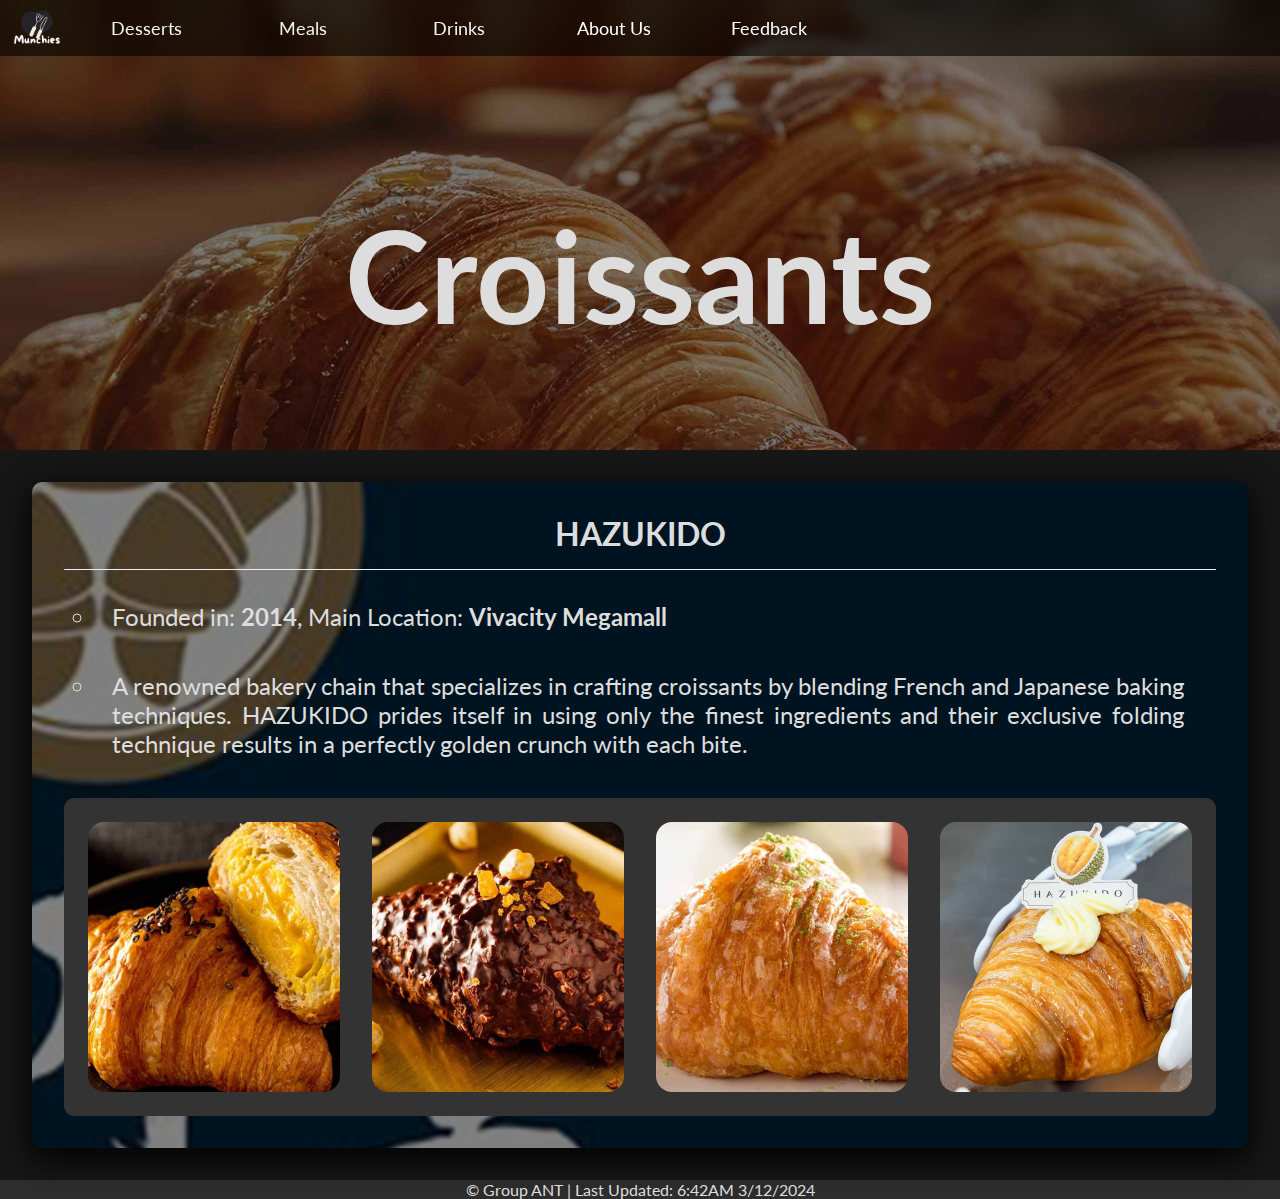
<file: croissants.html>
<!DOCTYPE html>
<html lang="en">

<!-- Start Of Head -->

  <head>
    <title>Croissants</title>
    <meta charset="utf-8">
    <meta name="author" content="Group ANT">
    <meta name="description" content="This webpage displays information about croissants.">
    <meta name="keywords" content="food, drinks, meals, western, chinese, juice, desserts, yummy, cakes, donuts, croissants">
    <meta name="viewport" content="width=device-width, initial-scale=1">
    <link rel="stylesheet" type="text/css" href="./style.css">
    <link rel="preconnect" href="https://fonts.googleapis.com">
    <link rel="preconnect" href="https://fonts.gstatic.com" crossorigin>
    <link href="https://fonts.googleapis.com/css2?family=Lato:ital,wght@0,100;0,300;0,400;0,700;0,900;1,100;1,300;1,400;1,700;1,900&display=swap" rel="stylesheet">

    <!-- Script Starts Here -->
     <script>
      // Function to show popup
        function showPopup(popupId) {
          const popup = document.getElementById(popupId);
          popup.style.display = 'flex';
          const overlay = document.getElementById('overlay');
          overlay.style.display = 'block';
        }
        
        // Function to close popup
        function closePopup(popupId) {
          const popup = document.getElementById(popupId);
          popup.style.display = 'none';
          const overlay = document.getElementById('overlay');
          overlay.style.display = 'none';
        }

        // Function to hide popup(for overlay)
        function hidePopup() {
          for (let i = 1; i <= 12; i++) {
          const popup = document.getElementById(`popup${i}`);
          popup.style.display = 'none';
          const overlay = document.getElementById('overlay');
            overlay.style.display = 'none';
          }
        }
    </script>
  </head>

  <!-- Body Starts Here -->

  <body>
    
    <!-- Header Starts Here -->

    <header>
      <nav class="navbar">
        <div class="nav-left">
          <ul class="menu">      
              <li>
                <a href="./index.html">
                <img src="./images/companyassets/munchies-logoalt.png" alt="Logo">
                </a>
              </li>
              <li class="nav-styling">
                Desserts
                <ul class="dropdown-content">
                  <li><a href="./cakes.html">Cakes</a></li>
                  <li><a href="./donuts.html">Donuts</a></li>
                  <li><a href="./croissants.html">Croissants</a></li>
                </ul>
              </li>
              <li class="nav-styling">
                Meals
                <ul class="dropdown-content">
                  <li><a href="./western.html">Western</a></li>
                  <li><a href="./chinese.html">Chinese</a></li>
                  <li><a href="./malay.html">Malaysian</a></li>
                </ul>
              </li>
              <li class="nav-styling">
                Drinks
                <ul class="dropdown-content">
                  <li><a href="./coffee.html">Coffee</a></li>
                  <li><a href="./tea.html">Tea</a></li>
                  <li><a href="./juice.html">Juice</a></li>
                </ul>
              </li>
              <li class="nav-links">
                  <a href="./groupant.html">About Us</a>
              </li>
              <li class="nav-links">
                  <a href="./feedback.html">Feedback</a>
              </li>
          </ul>
        </div>  
      </nav>
    </header>

    <!-- Article Starts Here -->

    <article class="article-global">
      <section class="top-banner-croissants">
          <div class="banner-text fadeInUp-animation">
              <h1>Croissants</h1>
          </div>
      </section>

        <!-- Food Sections Start Here -->

      <section class="food-sections">
        <div class="food-wrapper croissant-con1">
          <a href="https://www.hazukido.com/en/" target="_blank">HAZUKIDO</a> <!-- Link to HAZUKIDO's official website -->
          <hr>
           <ul>
            <li>Founded in: <strong>2014</strong>, Main Location: <strong>Vivacity Megamall</strong></li>
            <li>A renowned bakery chain that specializes in crafting croissants by blending French and Japanese baking techniques. HAZUKIDO prides itself in using only the finest ingredients and their exclusive folding technique results in a perfectly golden crunch with each bite.</li>
          </ul>
          <div class="food-container">
            <div class="food-item croissantsitem1">
              <div class="background-blur"></div>
              <div class="food-text" onclick="showPopup('popup1')">
                <h2>Salted Egg Croissant</h2>
              </div>
            </div>
            <div class="popup" id="popup1">
              <img src="./images/desserts/salted-egg-croissant.jpg" alt="salted-egg-croissant" class="popup-image">
              <div class="popup-description">
                <h3>Salted Egg Croissant</h3>
                <p>A buttery croissant filled with molten salted egg yolk and sprinkled with black sesame, offering a savory twist to the classic pastry.</p>
                <table class="popup-table">
                  <caption><strong>Allergens</strong></caption>
                  <tr>
                    <th>Milk
                      <br>
                      <img src="./images/icons/milk-icon.png" alt="milk icon">
                    </th>
                    <th>Eggs
                      <br>
                      <img src="./images/icons/egg-icon.png" alt="egg icon">
                    </th>
                    <th>Peanuts
                      <br>
                      <img src="./images/icons/peanut-icon.png" alt="peanut icon">
                    </th>
                  </tr>
                  <tr>
                    <td><img src="./images/icons/checkbox.png" alt="Checkbox"></td>
                    <td><img src="./images/icons/checkbox.png" alt="Checkbox"></td>
                    <td></td>
                  </tr> 
                  <tr>
                    <td colspan="3">This food is <strong>HALAL.</strong></td>
                  </tr> 
                </table>
                <button class="close-button" onclick="closePopup('popup1')">Close</button>
              </div>
            </div>
            <div class="food-item croissantsitem2">
              <div class="background-blur"></div>
              <div class="food-text" onclick="showPopup('popup2')">
                <h2>Hazelnut Chocolate Croissant</h2>
              </div>
            </div>
            <div class="popup" id="popup2">
              <img src="./images/desserts/hazelnut-chocolate-croissant.jpg" alt="hazelnut-chocolate-croissant" class="popup-image">
              <div class="popup-description">
                <h3>Hazelnut Chocolate Croissant</h3>
                <p>This croissant is covered with premium chocolate from Ferrero Rocher and hazelnuts, providing a rich and indulgent flavour.</p>
                <table class="popup-table">
                  <caption><strong>Allergens</strong></caption>
                  <tr>
                    <th>Milk
                      <br>
                      <img src="./images/icons/milk-icon.png" alt="milk icon">
                    </th>
                    <th>Eggs
                      <br>
                      <img src="./images/icons/egg-icon.png" alt="egg icon">
                    </th>
                    <th>Peanuts
                      <br>
                      <img src="./images/icons/peanut-icon.png" alt="peanut icon">
                    </th>
                  </tr>
                  <tr>
                    <td><img src="./images/icons/checkbox.png" alt="Checkbox"></td>
                    <td><img src="./images/icons/checkbox.png" alt="Checkbox"></td>
                    <td><img src="./images/icons/checkbox.png" alt="Checkbox"></td>
                  </tr> 
                  <tr>
                    <td colspan="3">This food is <strong>HALAL.</strong></td>
                  </tr> 
                </table>
                <button class="close-button" onclick="closePopup('popup2')">Close</button>
              </div>
            </div>
            <div class="food-item croissantsitem3">
              <div class="background-blur"></div>
              <div class="food-text" onclick="showPopup('popup3')">
                <h2>Lemon Icing Croissant</h2>
              </div>
            </div>
            <div class="popup" id="popup3">
              <img src="./images/desserts/lemon-icing-croissant.jpg" alt="lemon-icing-croissant" class="popup-image">
              <div class="popup-description">
                <h3>Lemon Icing Croissant</h3>
                <p>Featuring a cripsy surface glazed with special lemon frosting, this croissant delivers a sweet and sour taste that stimulates the taste buds.</p>
                <table class="popup-table">
                  <caption><strong>Allergens</strong></caption>
                  <tr>
                    <th>Milk
                      <br>
                      <img src="./images/icons/milk-icon.png" alt="milk icon">
                    </th>
                    <th>Eggs
                      <br>
                      <img src="./images/icons/egg-icon.png" alt="egg icon">
                    </th>
                    <th>Peanuts
                      <br>
                      <img src="./images/icons/peanut-icon.png" alt="peanut icon">
                    </th>
                  </tr>
                  <tr>
                    <td><img src="./images/icons/checkbox.png" alt="Checkbox"></td>
                    <td><img src="./images/icons/checkbox.png" alt="Checkbox"></td>
                    <td></td>
                  </tr> 
                  <tr>
                    <td colspan="3">This food is <strong>HALAL.</strong></td>
                  </tr> 
                </table>
                <button class="close-button" onclick="closePopup('popup3')">Close</button>
              </div>
            </div>
            <div class="food-item croissantsitem4">
              <div class="background-blur"></div>
              <div class="food-text" onclick="showPopup('popup4')">
                <h2>Durian Custard Croissant</h2>
              </div>
            </div>
            <div class="popup" id="popup4">
              <img src="./images/desserts/durian-custard-croissant.jpg" alt="durian-custard-croissant" class="popup-image">
              <div class="popup-description">
                <h3>Durian Custard Croissant</h3>
                <p>This croissant incorporates the Malaysian Durian Sultan resulting in a croissant with the smooth and creamy texture of durian with custard and its pungent aromatics.</p>
                <table class="popup-table">
                  <caption><strong>Allergens</strong></caption>
                  <tr>
                    <th>Milk
                      <br>
                      <img src="./images/icons/milk-icon.png" alt="milk icon">
                    </th>
                    <th>Eggs
                      <br>
                      <img src="./images/icons/egg-icon.png" alt="egg icon">
                    </th>
                    <th>Peanuts
                      <br>
                      <img src="./images/icons/peanut-icon.png" alt="peanut icon">
                    </th>
                  </tr>
                  <tr>
                    <td><img src="./images/icons/checkbox.png" alt="Checkbox"></td>
                    <td><img src="./images/icons/checkbox.png" alt="Checkbox"></td>
                    <td></td>
                  </tr> 
                  <tr>
                    <td colspan="3">This food is <strong>HALAL.</strong></td>
                  </tr> 
                </table>
                <button class="close-button" onclick="closePopup('popup4')">Close</button>
              </div>
            </div>
          </div>
        </div>
      </section>
      <div class="overlay" id="overlay" onclick="hidePopup()"></div>
    </article>

    <!-- Footer Starts Here -->

    <footer>
      <p>
        &copy; Group ANT | Last Updated: 6:42AM 3/12/2024
      </p>
    </footer>
  </body>
</html>
</file>
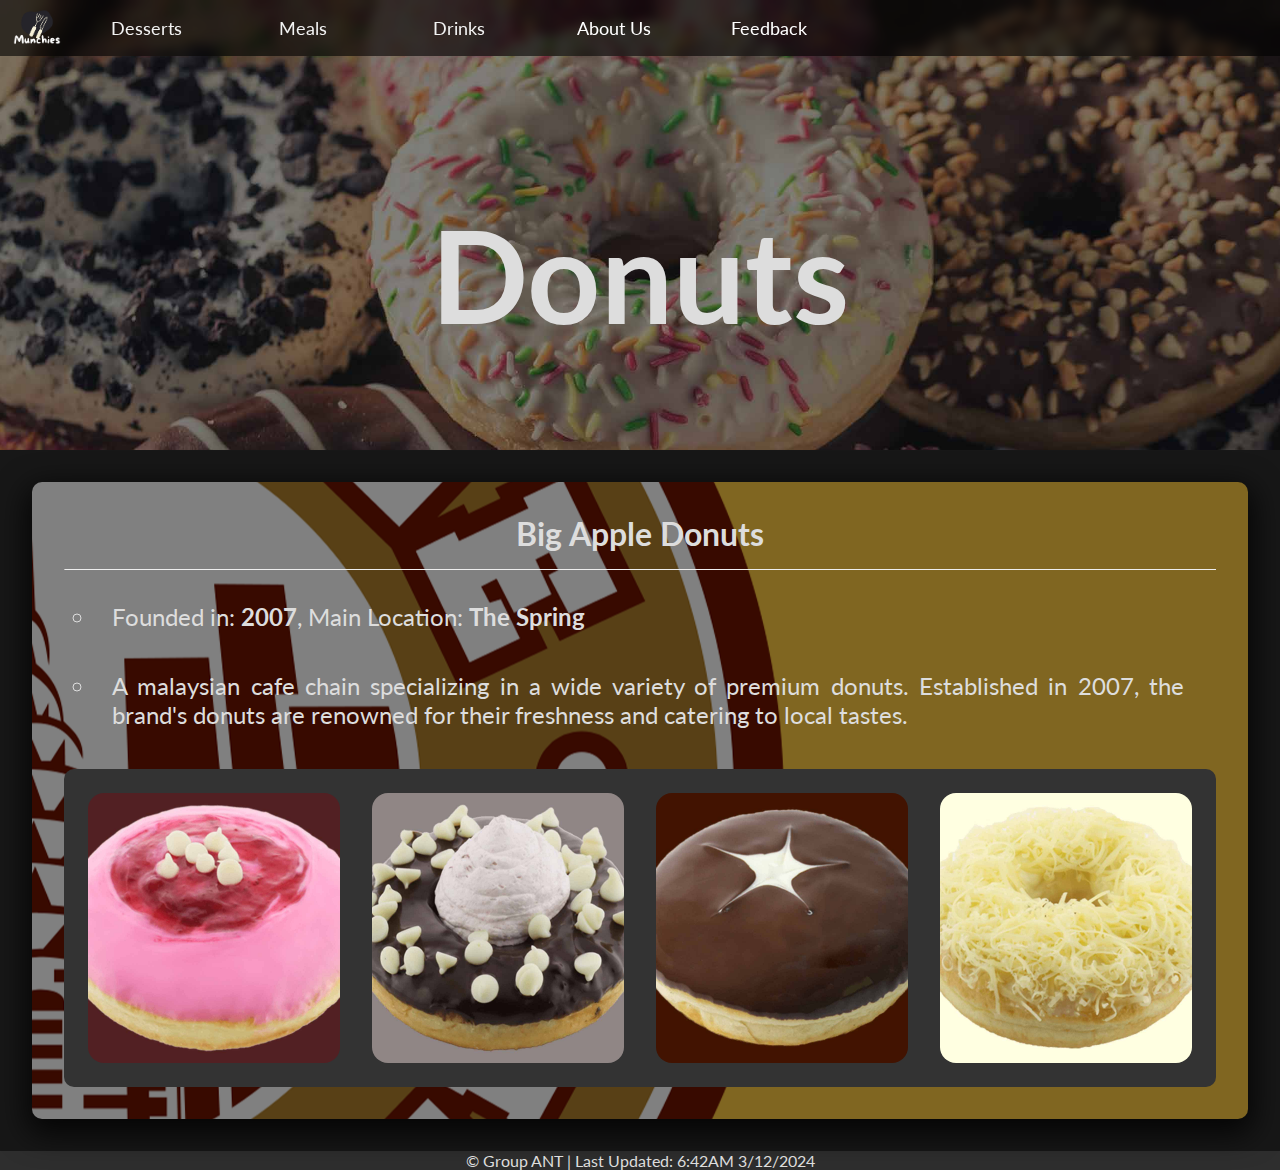
<file: donuts.html>
<!DOCTYPE html>
<html lang="en">

<!-- Start Of Head -->

  <head>
    <title>Donuts</title>
    <meta charset="utf-8">
    <meta name="author" content="Group ANT">
    <meta name="description" content="This webpage displays information about donuts.">
    <meta name="keywords" content="food, drinks, meals, western, chinese, juice, desserts, yummy, cakes, donuts, croissants">
    <meta name="viewport" content="width=device-width, initial-scale=1">
    <link rel="stylesheet" type="text/css" href="./style.css">
    <link rel="preconnect" href="https://fonts.googleapis.com">
    <link rel="preconnect" href="https://fonts.gstatic.com" crossorigin>
    <link href="https://fonts.googleapis.com/css2?family=Lato:ital,wght@0,100;0,300;0,400;0,700;0,900;1,100;1,300;1,400;1,700;1,900&display=swap" rel="stylesheet">

    <!-- Script Starts Here -->
     <script>
        // Function to show popup
        function showPopup(popupId) {
          const popup = document.getElementById(popupId);
          popup.style.display = 'flex';
          const overlay = document.getElementById('overlay');
          overlay.style.display = 'block';
        }
        
        // Function to close popup
        function closePopup(popupId) {
          const popup = document.getElementById(popupId);
          popup.style.display = 'none';
          const overlay = document.getElementById('overlay');
          overlay.style.display = 'none';
        }

        // Function to hide popup(for overlay)
        function hidePopup() {
          for (let i = 1; i <= 12; i++) {
          const popup = document.getElementById(`popup${i}`);
          popup.style.display = 'none';
          const overlay = document.getElementById('overlay');
            overlay.style.display = 'none';
          }
        }
    </script>
  </head>

  <!-- Body Starts Here -->

  <body>
    
    <!-- Header Starts Here -->

    <header>
      <nav class="navbar">
        <div class="nav-left">
          <ul class="menu">      
              <li>
                <a href="./index.html">
                <img src="./images/companyassets/munchies-logoalt.png" alt="Logo">
                </a>
              </li>
              <li class="nav-styling">
                Desserts
                <ul class="dropdown-content">
                  <li><a href="./cakes.html">Cakes</a></li>
                  <li><a href="./donuts.html">Donuts</a></li>
                  <li><a href="./croissants.html">Croissants</a></li>
                </ul>
              </li>
              <li class="nav-styling">
                Meals
                <ul class="dropdown-content">
                  <li><a href="./western.html">Western</a></li>
                  <li><a href="./chinese.html">Chinese</a></li>
                  <li><a href="./malay.html">Malaysian</a></li>
                </ul>
              </li>
              <li class="nav-styling">
                Drinks
                <ul class="dropdown-content">
                  <li><a href="./coffee.html">Coffee</a></li>
                  <li><a href="./tea.html">Tea</a></li>
                  <li><a href="./juice.html">Juice</a></li>
                </ul>
              </li>
              <li class="nav-links">
                  <a href="./groupant.html">About Us</a>
              </li>
              <li class="nav-links">
                  <a href="./feedback.html">Feedback</a>
              </li>
          </ul>
        </div>  
      </nav>
    </header>

    <!-- Article Starts Here -->

    <article class="article-global">
      <section class="top-banner-donuts">
          <div class="banner-text fadeInUp-animation">
              <h1>Donuts</h1>
          </div>
      </section>

        <!-- Food Sections Start Here -->

      <section class="food-sections">
        <div class="food-wrapper donuts-con1">
          <a href="https://www.bigappledonuts.com/" target="_blank">Big Apple Donuts</a> <!-- Link to Big Apple Donuts -->
          <hr>
           <ul>
            <li>Founded in: <strong>2007</strong>, Main Location: <strong>The Spring</strong></li>
            <li>A malaysian cafe chain specializing in a wide variety of premium donuts. Established in 2007, the brand's donuts are renowned for their freshness and catering to local tastes.</li>
          </ul>
          <div class="food-container">
            <div class="food-item donutsitem1">
              <div class="background-blur"></div>
              <div class="food-text" onclick="showPopup('popup1')">
                <h2>Berry Bliss</h2>
              </div>
            </div>
            <div class="popup" id="popup1">
              <img src="./images/desserts/berry-bliss.jpg" alt="berry-bliss" class="popup-image">
              <div class="popup-description">
                <h3>Berry Bliss</h3>
                <p>A delightful donut filled with strawberry cream cheese and topped with a strawberry chocolate glaze and white chocolate chips.</p>
                <table class="popup-table">
                  <caption><strong>Allergens</strong></caption>
                  <tr>
                    <th>Milk
                      <br>
                      <img src="./images/icons/milk-icon.png" alt="milk icon">
                    </th>
                    <th>Eggs
                      <br>
                      <img src="./images/icons/egg-icon.png" alt="egg icon">
                    </th>
                    <th>Peanuts
                      <br>
                      <img src="./images/icons/peanut-icon.png" alt="peanut icon">
                    </th>
                  </tr>
                  <tr>
                    <td><img src="./images/icons/checkbox.png" alt="Checkbox"></td>
                    <td><img src="./images/icons/checkbox.png" alt="Checkbox"></td>
                    <td></td>
                  </tr> 
                  <tr>
                    <td colspan="3">This food is <strong>HALAL.</strong></td>
                  </tr> 
                </table>
                <button class="close-button" onclick="closePopup('popup1')">Close</button>
              </div>
            </div>
            <div class="food-item donutsitem2">
              <div class="background-blur"></div>
              <div class="food-text" onclick="showPopup('popup2')">
                <h2>Choco Sweet</h2>
              </div>
            </div>
            <div class="popup" id="popup2">
              <img src="./images/desserts/choco-sweet.jpg" alt="choco-sweet" class="popup-image">
              <div class="popup-description">
                <h3>Choco Sweet</h3>
                <p>This donut features a dark chocolate topping adorned with white chocolate chips and strawberry cream cheese filling for a sweet surprise in your mouth.</p>
                <table class="popup-table">
                  <caption><strong>Allergens</strong></caption>
                  <tr>
                    <th>Milk
                      <br>
                      <img src="./images/icons/milk-icon.png" alt="milk icon">
                    </th>
                    <th>Eggs
                      <br>
                      <img src="./images/icons/egg-icon.png" alt="egg icon">
                    </th>
                    <th>Peanuts
                      <br>
                      <img src="./images/icons/peanut-icon.png" alt="peanut icon">
                    </th>
                  </tr>
                  <tr>
                    <td><img src="./images/icons/checkbox.png" alt="Checkbox"></td>
                    <td><img src="./images/icons/checkbox.png" alt="Checkbox"></td>
                    <td></td>
                  </tr> 
                  <tr>
                    <td colspan="3">This food is <strong>HALAL.</strong></td>
                  </tr> 
                </table>
                <button class="close-button" onclick="closePopup('popup2')">Close</button>
              </div>
            </div>
            <div class="food-item donutsitem3">
              <div class="background-blur"></div>
              <div class="food-text" onclick="showPopup('popup3')">
                <h2>Chocoholic</h2>
              </div>
            </div>
            <div class="popup" id="popup3">
              <img src="./images/desserts/chocoholic.jpg" alt="chocoholic" class="popup-image">
              <div class="popup-description">
                <h3>Chocoholic</h3>
                <p>A must-try for chocolate lovers, this donut is topped with dark chocolate, drizzled with white chocolate and filled with a luscious chocolate center.</p>
                <table class="popup-table">
                  <caption><strong>Allergens</strong></caption>
                  <tr>
                    <th>Milk
                      <br>
                      <img src="./images/icons/milk-icon.png" alt="milk icon">
                    </th>
                    <th>Eggs
                      <br>
                      <img src="./images/icons/egg-icon.png" alt="egg icon">
                    </th>
                    <th>Peanuts
                      <br>
                      <img src="./images/icons/peanut-icon.png" alt="peanut icon">
                    </th>
                  </tr>
                  <tr>
                    <td><img src="./images/icons/checkbox.png" alt="Checkbox"></td>
                    <td><img src="./images/icons/checkbox.png" alt="Checkbox"></td>
                    <td></td>
                  </tr> 
                  <tr>
                    <td colspan="3">This food is <strong>HALAL.</strong></td>
                  </tr> 
                </table>
                <button class="close-button" onclick="closePopup('popup3')">Close</button>
              </div>
            </div>
            <div class="food-item donutsitem4">
              <div class="background-blur"></div>
              <div class="food-text" onclick="showPopup('popup4')">
                <h2>Hey Cheese</h2>
              </div>
            </div>
            <div class="popup" id="popup4">
              <img src="./images/desserts/heycheese.jpg" alt="heycheese" class="popup-image">
              <div class="popup-description">
                <h3>Hey Cheese</h3>
                <p>Combining sweet and savory, this donut is coated with white chocolate and generously topped with grated cheddar cheese, creating a unique flavour profile.</p>
                <table class="popup-table">
                  <caption><strong>Allergens</strong></caption>
                  <tr>
                    <th>Milk
                      <br>
                      <img src="./images/icons/milk-icon.png" alt="milk icon">
                    </th>
                    <th>Eggs
                      <br>
                      <img src="./images/icons/egg-icon.png" alt="egg icon">
                    </th>
                    <th>Peanuts
                      <br>
                      <img src="./images/icons/peanut-icon.png" alt="peanut icon">
                    </th>
                  </tr>
                  <tr>
                    <td><img src="./images/icons/checkbox.png" alt="Checkbox"></td>
                    <td><img src="./images/icons/checkbox.png" alt="Checkbox"></td>
                    <td></td>
                  </tr> 
                  <tr>
                    <td colspan="3">This food is <strong>HALAL.</strong></td>
                  </tr> 
                </table>
                <button class="close-button" onclick="closePopup('popup4')">Close</button>
              </div>
            </div>
          </div>
        </div>
      </section>
      <div class="overlay" id="overlay" onclick="hidePopup()"></div>
    </article>

    <!-- Footer Starts Here -->

    <footer>
      <p>
        &copy; Group ANT | Last Updated: 6:42AM 3/12/2024
      </p>
    </footer>
  </body>
</html>
</file>
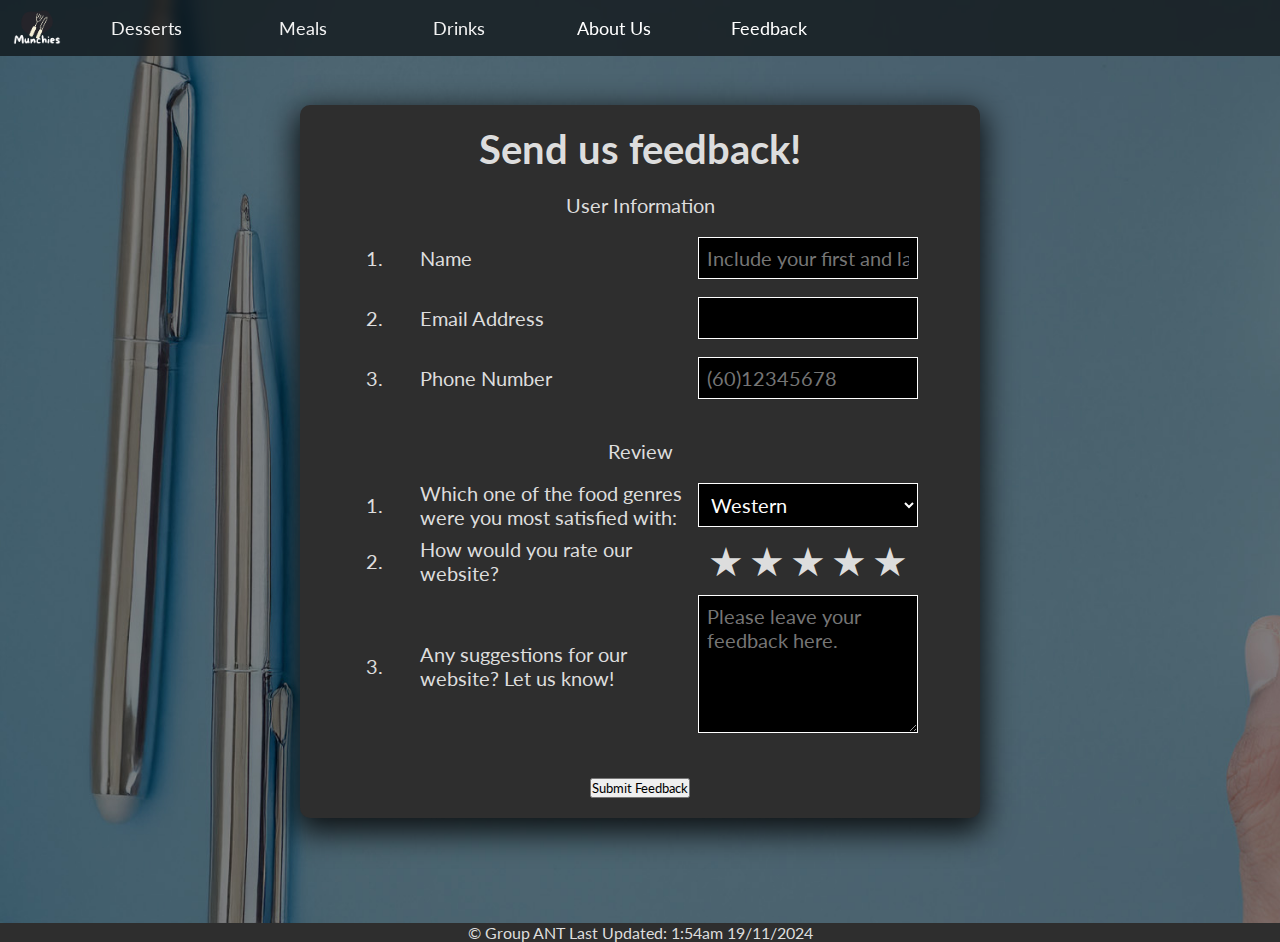
<file: feedback.html>
<!-- Feedback HTML -->

<!DOCTYPE html>
<html lang="en">

<head>
    <title>Feedback Form</title>
    <meta charset="utf-8">
    <meta name="author" content="Group ANT">
    <meta name="description" content="This webpage allows users to send us meaningful feedback.">
    <meta name="keywords" content="food, drinks, meals, western, chinese, juice, desserts, yummy, cakes, donuts, croissants">
    <meta name="viewport" content="width=device-width, initial-scale=1">
    <link rel="stylesheet" type="text/css" href="./style.css">
    <link rel="preconnect" href="https://fonts.googleapis.com">
    <link rel="preconnect" href="https://fonts.gstatic.com" crossorigin>
    <link href="https://fonts.googleapis.com/css2?family=Lato:ital,wght@0,100;0,300;0,400;0,700;0,900;1,100;1,300;1,400;1,700;1,900&display=swap" rel="stylesheet">

    <!-- Script Starts Here -->
   <script>

   //To access the stars
    let stars = 
        document.getElementsByClassName("star");
    let output = 
         document.getElementById("output");

        // Function to update rating
        function updateRating(n) {
            remove();
            let cls;
            for (let i = 0; i < n; i++) {
                if (n == 1) cls = "one";
                else if (n == 2) cls = "two";
                else if (n == 3) cls = "three";
                else if (n == 4) cls = "four";
                else if (n == 5) cls = "five";
                stars[i].className = "star " + cls;
            }
            output.innerText = "Rating is: " + n + "/5";
        }

        // To remove the pre-applied styling
        function remove() {
            let i = 0;
            while (i < 5) {
                stars[i].className = "star";
                i++;
            }
        }

  </script>

</head>

<body>
    
    <!-- Header Starts Here -->

    <header>
        <nav class="navbar">
          <div class="nav-left">
            <ul class="menu">      
                <li>
                  <a href="./index.html">
                  <img src="./images/companyassets/munchies-logoalt.png" alt="Logo">
                  </a>
                </li>
                <li class="nav-styling">
                  Desserts
                  <ul class="dropdown-content">
                    <li><a href="./cakes.html">Cakes</a></li>
                    <li><a href="./donuts.html">Donuts</a></li>
                    <li><a href="./croissants.html">Croissants</a></li>
                  </ul>
                </li>
                <li class="nav-styling">
                  Meals
                  <ul class="dropdown-content">
                    <li><a href="./western.html">Western</a></li>
                    <li><a href="./chinese.html">Chinese</a></li>
                    <li><a href="./malay.html">Malay</a></li>
                  </ul>
                </li>
                <li class="nav-styling">
                  Drinks
                  <ul class="dropdown-content">
                    <li><a href="./coffee.html">Coffee</a></li>
                    <li><a href="./tea.html">Tea</a></li>
                    <li><a href="./juice.html">Juice</a></li>
                  </ul>
                </li>
                <li class="nav-links">
                    <a href="./groupant.html">About Us</a>
                </li>
                <li class="nav-links">
                    <a href="./feedback.html">Feedback</a>
                </li>
            </ul>
          </div>  
        </nav>
    </header>

    <article class="article-feedback">
        <section class="feedback-section">
            <div class="feedback-container">
                <h1>Send us feedback!</h1>
                <form name="feedback-form" method="post" action="mailto:sheikhnabilhaikal@gmail.com" enctype="text/plain">
                    <fieldset>
                        <legend>User Information</legend>
                        <table class="feedback-table">
                            <tr>
                                <td>1.</td>
                                <td><label for="name">Name</label></td>
                                <td>
                                    <input type="text" name="name" placeholder="Include your first and last name." maxlength="40" required id="name"></td>
                            </tr>
                            <tr>
                                <td>2.</td>
                                <td><label for="email">Email Address</label></td>
                                <td>
                                    <input type="email" id="email" name="email" size="40" required>
                                </td>
                            </tr>
                            <tr>
                                <td>3.</td>
                                <td><label for='phone'>Phone Number</label></td>
                                <td>
                                  <input type='text' id='phone' name='phone' maxlength='12' placeholder='(60)12345678' required>
                                </td> 
                            </tr>
                        </table>
                    </fieldset>

                    <fieldset>
                        <legend>Review</legend>
                        <table class="feedback-table">
                            <tr>
                                <td>1.</td>
                                <td>Which one of the food genres were you most satisfied with:</td>
                                <td>
                                    <select name='food-genres' size="1">
                                        <optgroup label="Food Genres">
                                            <option value="Western" selected>Western</option>
                                            <option value="Malaysian">Malaysian</option>
                                            <option value="Chinese">Chinese</option>
                                            <option value="none">None</option>
                                        </optgroup>
                                    </select>
                                </td>
                            </tr>
                            <tr>
                                <td>2.</td>
                                <td>How would you rate our website?</td>
                                <td>
                                    <div class="rating">
                                        <span class="star" onclick="updateRating(1)">★</span>
                                        <span class="star" onclick="updateRating(2)">★</span>
                                        <span class="star" onclick="updateRating(3)">★</span>
                                        <span class="star" onclick="updateRating(4)">★</span>
                                        <span class="star" onclick="updateRating(5)">★</span>
                                    </div>
                                </td>
                            </tr>
                            <tr>
                                <td>3.</td>
                                <td><label for="comment">Any suggestions for our website? Let us know!</label></td>
                                <td>
                                    <textarea name="improvements" id="comment" cols="40" rows="5" placeholder="Please leave your feedback here." required></textarea>
                                </td>
                            </tr>
                        </table>
                    </fieldset>
                    <button type="submit" class="submit-button">Submit Feedback</button>
                </form>
            </div>
        </section>
    </article>

    <!-- Footer Starts Here -->
    <footer>
        <section class="footer-dontsueplz">
          <p>
            &copy; Group ANT Last Updated: 1:54am 19/11/2024
          </p>
        </section>
    </footer>

</body>
</html>
</file>
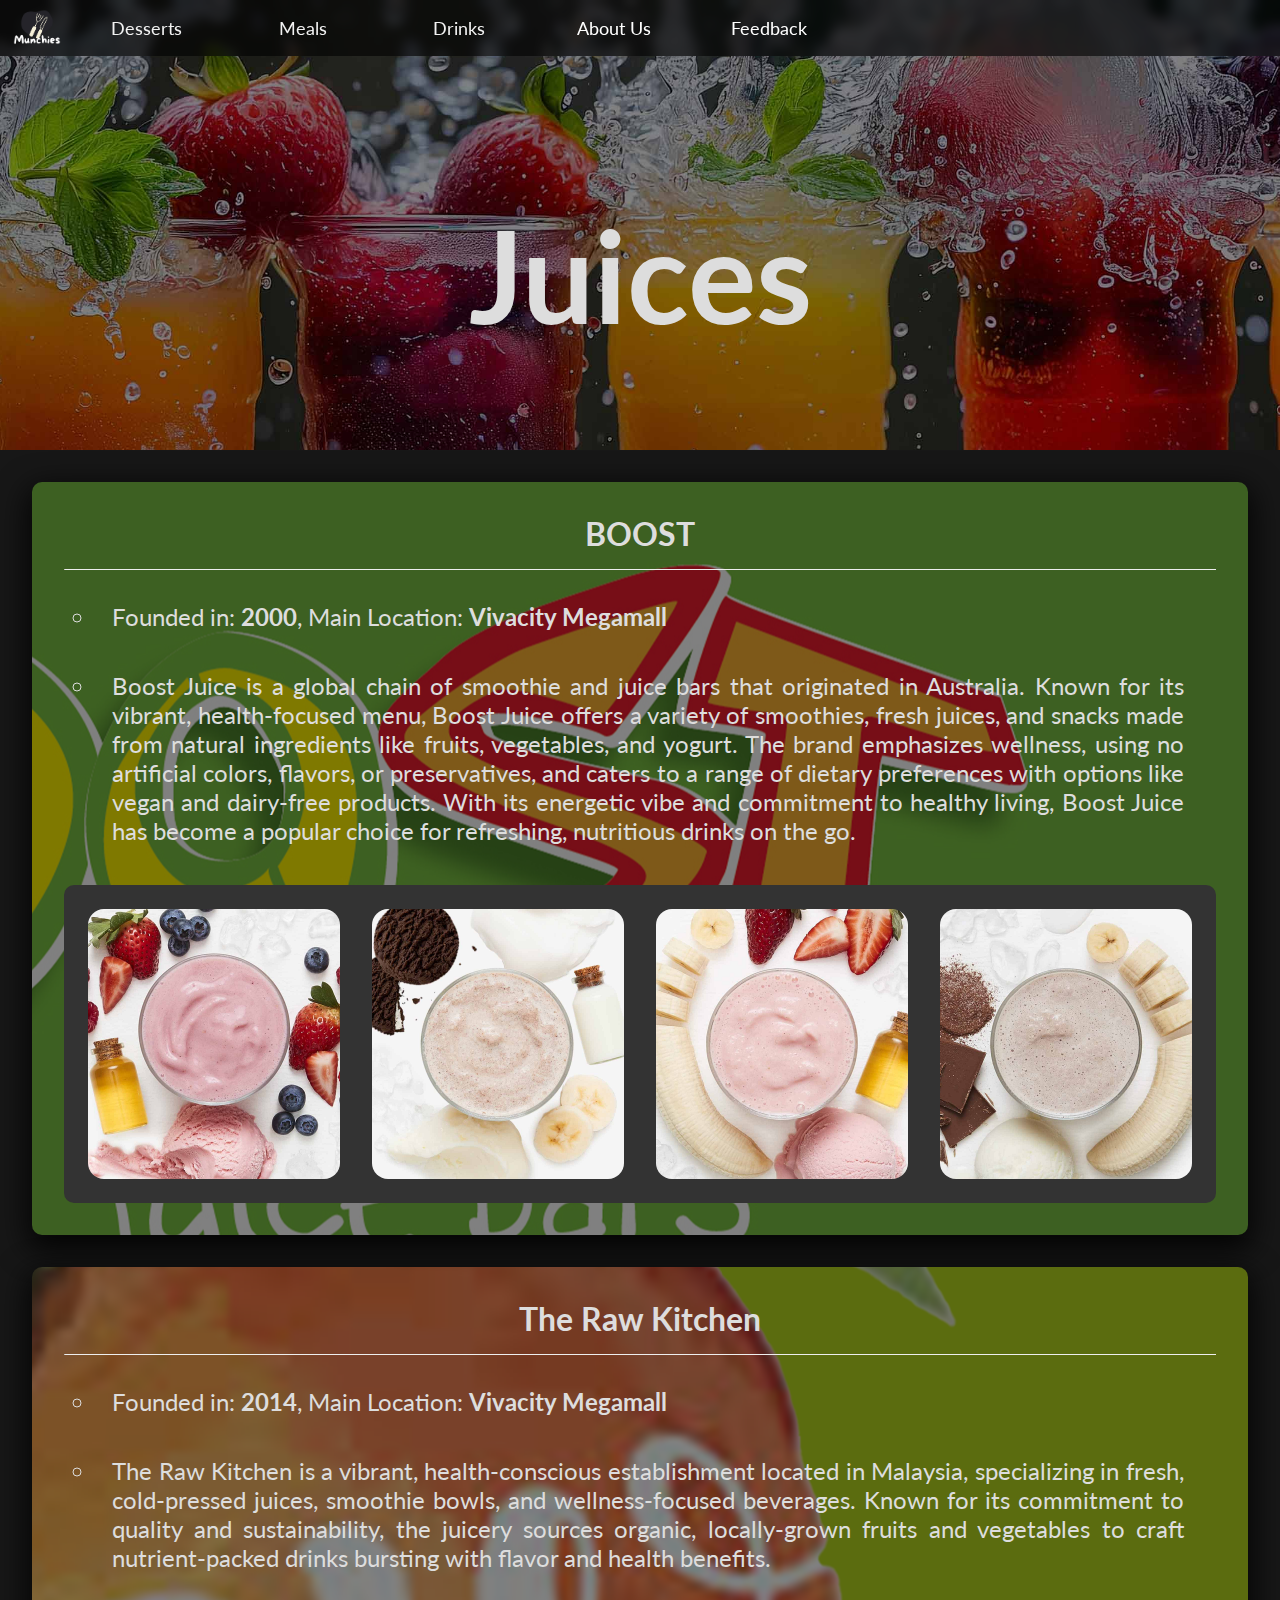
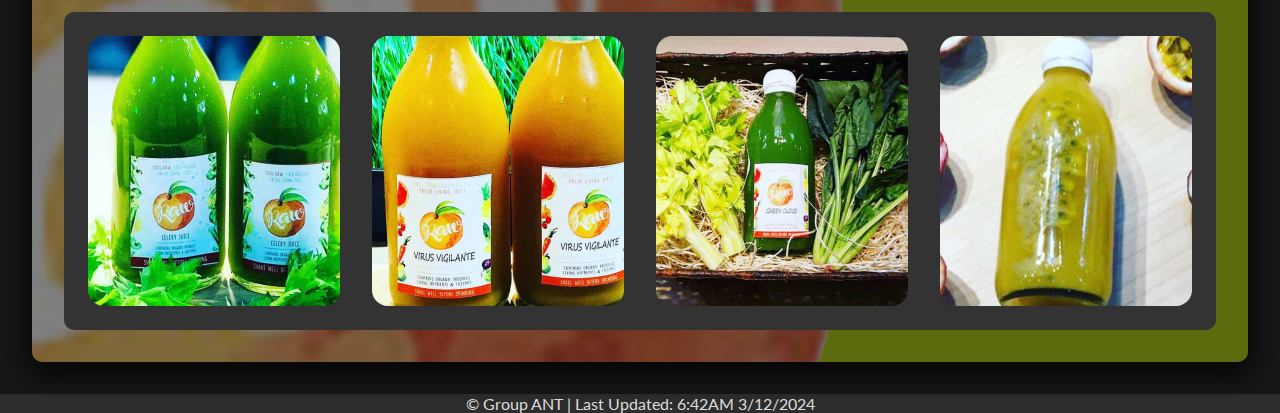
<file: juice.html>
<!DOCTYPE html>
<html lang="en">

<!-- Start Of Head -->

  <head>
    <title>Juices</title>
    <meta charset="utf-8">
    <meta name="author" content="Group ANT">
    <meta name="description" content="This webpage displays information about juices.">
    <meta name="keywords" content="food, drinks, meals, western, chinese, juice, desserts, yummy, cakes, donuts, croissants">
    <meta name="viewport" content="width=device-width, initial-scale=1">
    <link rel="stylesheet" type="text/css" href="./style.css">
    <link rel="preconnect" href="https://fonts.googleapis.com">
    <link rel="preconnect" href="https://fonts.gstatic.com" crossorigin>
    <link href="https://fonts.googleapis.com/css2?family=Lato:ital,wght@0,100;0,300;0,400;0,700;0,900;1,100;1,300;1,400;1,700;1,900&display=swap" rel="stylesheet">

    <!-- Script Starts Here -->
     <script>
        // Function to show popup
        function showPopup(popupId) {
          const popup = document.getElementById(popupId);
          popup.style.display = 'flex';
          const overlay = document.getElementById('overlay');
          overlay.style.display = 'block';
        }
        
        // Function to close popup
        function closePopup(popupId) {
          const popup = document.getElementById(popupId);
          popup.style.display = 'none';
          const overlay = document.getElementById('overlay');
          overlay.style.display = 'none';
        }

        // Function to hide popup(for overlay)
        function hidePopup() {
          for (let i = 1; i <= 12; i++) {
          const popup = document.getElementById(`popup${i}`);
          popup.style.display = 'none';
          const overlay = document.getElementById('overlay');
            overlay.style.display = 'none';
          }
        }
    </script>
  </head>

  <!-- Body Starts Here -->

  <body>
    
    <!-- Header Starts Here -->

    <header>
      <nav class="navbar">
        <div class="nav-left">
          <ul class="menu">      
              <li>
                <a href="./index.html">
                <img src="./images/companyassets/munchies-logoalt.png" alt="Logo">
                </a>
              </li>
              <li class="nav-styling">
                Desserts
                <ul class="dropdown-content">
                  <li><a href="./cakes.html">Cakes</a></li>
                  <li><a href="./donuts.html">Donuts</a></li>
                  <li><a href="./croissants.html">Croissants</a></li>
                </ul>
              </li>
              <li class="nav-styling">
                Meals
                <ul class="dropdown-content">
                  <li><a href="./western.html">Western</a></li>
                  <li><a href="./chinese.html">Chinese</a></li>
                  <li><a href="./malay.html">Malaysian</a></li>
                </ul>
              </li>
              <li class="nav-styling">
                Drinks
                <ul class="dropdown-content">
                  <li><a href="./coffee.html">Coffee</a></li>
                  <li><a href="./tea.html">Tea</a></li>
                  <li><a href="./juice.html">Juice</a></li>
                </ul>
              </li>
              <li class="nav-links">
                  <a href="./groupant.html">About Us</a>
              </li>
              <li class="nav-links">
                  <a href="./feedback.html">Feedback</a>
              </li>
          </ul>
        </div>  
      </nav>
    </header>

    <!-- Article Starts Here -->

    <article class="article-global">
      <section class="top-banner-juices">
          <div class="banner-text fadeInUp-animation">
              <h1>Juices</h1>
          </div>
      </section>

        <!-- Food Sections Start Here -->

      <section class="food-sections">
        <div class="food-wrapper juice-con1">
          <a href="https://www.boostjuicebars.com.my/" target="_blank">BOOST</a> <!-- Link to Boost Juice Website -->
          <hr>
           <ul>
            <li>Founded in: <strong>2000</strong>, Main Location: <strong>Vivacity Megamall</strong></li>
            <li>Boost Juice is a global chain of smoothie and juice bars that originated in Australia. Known for its vibrant, health-focused menu, Boost Juice offers a variety of smoothies, fresh juices, and snacks made from natural ingredients like fruits, vegetables, and yogurt. The brand emphasizes wellness, using no artificial colors, flavors, or preservatives, and caters to a range of dietary preferences with options like vegan and dairy-free products. With its energetic vibe and commitment to healthy living, Boost Juice has become a popular choice for refreshing, nutritious drinks on the go.</li>
          </ul>
          <div class="food-container">
            <div class="food-item juiceitem1">
              <div class="background-blur"></div>
              <div class="food-text" onclick="showPopup('popup1')">
                <h2>All Berry Bang</h2>
              </div>
            </div>
            <div class="popup" id="popup1">
              <img src="./images/drinks/allberrybang.jpg" alt="All Berry Bang" class="popup-image">
              <div class="popup-description">
                <h3>All Berry Bang</h3>
                <p>The All Berry Bang from Boost Juice is a deliciously vibrant smoothie bursting with berry goodness. Made with a blend of strawberries, raspberries, blueberries, and apple juice, it's a refreshing and fruity drink that perfectly balances tart and sweet flavors. Finished with creamy banana and a touch of frozen yogurt, this smoothie is a favorite for those seeking a naturally energizing and antioxidant-rich treat.</p>
                <table class="popup-table">
                    <caption><strong>Allergens</strong></caption>
                    <tr>
                      <th>Milk
                        <br>
                        <img src="./images/icons/milk-icon.png" alt="milk icon">
                      </th>
                      <th>Eggs
                        <br>
                        <img src="./images/icons/egg-icon.png" alt="egg icon">
                      </th>
                      <th>Peanuts
                        <br>
                        <img src="./images/icons/peanut-icon.png" alt="peanut icon">
                      </th>
                    </tr>
                    <tr>
                      <td></td>
                      <td></td>
                      <td></td>
                    </tr> 
                    <tr>
                      <td colspan="3">This drink is <strong>HALAL.</strong></td>
                    </tr> 
                  </table>
                <button class="close-button" onclick="closePopup('popup1')">Close</button>
              </div>
            </div>
            <div class="food-item juiceitem2">
              <div class="background-blur"></div>
              <div class="food-text" onclick="showPopup('popup2')">
                <h2>Cookies & Cream</h2>
              </div>
            </div>
            <div class="popup" id="popup2">
              <img src="./images/drinks/cookies&cream.jpg" alt="cookies&cream" class="popup-image">
              <div class="popup-description">
                <h3>Cookies & Cream</h3>
                <p>The Cookies and Cream from Boost Juice is an indulgent, dessert-inspired smoothie that’s perfect for satisfying your sweet tooth. It combines the rich flavor of crushed cookies with creamy vanilla ice cream and low-fat milk for a decadent yet smooth and velvety treat. This fan-favorite drink delivers a nostalgic flavor experience, making it a delightful choice for those looking to indulge in a little sweetness while on the go.</p>
                <table class="popup-table">
                    <caption><strong>Allergens</strong></caption>
                    <tr>
                      <th>Milk
                        <br>
                        <img src="./images/icons/milk-icon.png" alt="milk icon">
                      </th>
                      <th>Eggs
                        <br>
                        <img src="./images/icons/egg-icon.png" alt="egg icon">
                      </th>
                      <th>Peanuts
                        <br>
                        <img src="./images/icons/peanut-icon.png" alt="peanut icon">
                      </th>
                    </tr>
                    <tr>
                        <td><img src="./images/icons/checkbox.png" alt="Checkbox"></td>
                        <td></td>
                        <td></td>
                    </tr> 
                    <tr>
                      <td colspan="3">This drink is <strong>HALAL.</strong></td>
                    </tr> 
                  </table>
                <button class="close-button" onclick="closePopup('popup2')">Close</button>
              </div>
            </div>
            <div class="food-item juiceitem3">
              <div class="background-blur"></div>
              <div class="food-text" onclick="showPopup('popup3')">
                <h2>Strawberry Squeeze</h2>
              </div>
            </div>
            <div class="popup" id="popup3">
              <img src="./images/drinks/strawberrysqueeze.jpg" alt="Strawberry Squeeze" class="popup-image">
              <div class="popup-description">
                <h3>Strawberry Squeeze</h3>
                <p>The Strawberry Squeeze from Boost Juice is a classic, refreshing smoothie packed with the sweet and tangy flavor of strawberries. Blended with apple juice, creamy banana, and a hint of low-fat frozen yogurt, it delivers a perfect balance of fruitiness and smooth texture. This vibrant drink is a light, energizing option that’s both satisfying and bursting with natural goodness—perfect for a fruity treat anytime!</p>
                <table class="popup-table">
                    <caption><strong>Allergens</strong></caption>
                    <tr>
                      <th>Milk
                        <br>
                        <img src="./images/icons/milk-icon.png" alt="milk icon">
                      </th>
                      <th>Eggs
                        <br>
                        <img src="./images/icons/egg-icon.png" alt="egg icon">
                      </th>
                      <th>Peanuts
                        <br>
                        <img src="./images/icons/peanut-icon.png" alt="peanut icon">
                      </th>
                    </tr>
                    <tr>
                      <td><img src="./images/icons/checkbox.png" alt="Checkbox"></td>
                      <td></td>
                      <td></td>
                    </tr> 
                    <tr>
                      <td colspan="3">This drink is <strong>HALAL.</strong></td>
                    </tr> 
                  </table>
                <button class="close-button" onclick="closePopup('popup3')">Close</button>
              </div>
            </div>
            <div class="food-item juiceitem4">
              <div class="background-blur"></div>
              <div class="food-text" onclick="showPopup('popup4')">
                <h2>King William Chocolate</h2>
              </div>
            </div>
            <div class="popup" id="popup4">
              <img src="./images/drinks/chocolate.jpg" alt="King William Chocolate" class="popup-image">
              <div class="popup-description">
                <h3>King William Chocolate</h3>
                <p>The King William Chocolate from Boost Juice is a rich and indulgent smoothie that’s a chocolate lover’s dream. Made with creamy low-fat milk, chocolate powder, and smooth frozen yogurt, it delivers a decadent yet satisfying flavor. This velvety treat is perfect for when you’re craving something sweet and chocolatey but still want the Boost Juice signature freshness.</p>
                <table class="popup-table">
                    <caption><strong>Allergens</strong></caption>
                    <tr>
                      <th>Milk
                        <br>
                        <img src="./images/icons/milk-icon.png" alt="milk icon">
                      </th>
                      <th>Eggs
                        <br>
                        <img src="./images/icons/egg-icon.png" alt="egg icon">
                      </th>
                      <th>Peanuts
                        <br>
                        <img src="./images/icons/peanut-icon.png" alt="peanut icon">
                      </th>
                    </tr>
                    <tr>
                      <td><img src="./images/icons/checkbox.png" alt="Checkbox"></td>
                      <td></td>
                      <td></td>
                    </tr> 
                    <tr>
                      <td colspan="3">This drink is <strong>HALAL.</strong></td>
                    </tr> 
                  </table>
                <button class="close-button" onclick="closePopup('popup4')">Close</button>
              </div>
            </div>
          </div>
        </div>

          <!-- Second Vendor -->

          <div class="food-wrapper juice-con2">
            <a href="https://www.facebook.com/therawkitchenmalaysia/" target="_blank">The Raw Kitchen</a> <!-- Link to The Raw Kitchen Facebook Page -->
            <hr>
             <ul>
            <li>Founded in: <strong>2014</strong>, Main Location: <strong>Vivacity Megamall</strong></li>
            <li>The Raw Kitchen is a vibrant, health-conscious establishment located in Malaysia, specializing in fresh, cold-pressed juices, smoothie bowls, and wellness-focused beverages. Known for its commitment to quality and sustainability, the juicery sources organic, locally-grown fruits and vegetables to craft nutrient-packed drinks bursting with flavor and health benefits.</li>
          </ul>
            <div class="food-container">
              <div class="food-item juiceitem5">
                <div class="background-blur"></div>
                <div class="food-text" onclick="showPopup('popup5')">
                  <h2>Celery Juice</h2>
                </div>
              </div>
              <div class="popup" id="popup5">
                <img src="./images/drinks/celeryjuice.jpg" alt="celeryjuice" class="popup-image">
                <div class="popup-description">
                  <h3>Celery Juice</h3>
                  <p>A pure, revitalizing elixir made from 100% fresh, cold-pressed celery, ensuring maximum nutrient retention and flavor. Known for its detoxifying and hydrating properties, this light, crisp juice is rich in essential vitamins like K and C, minerals such as potassium, and powerful antioxidants.</p>
                  <table class="popup-table">
                    <caption><strong>Allergens</strong></caption>
                    <tr>
                      <th>Milk
                        <br>
                        <img src="./images/icons/milk-icon.png" alt="milk icon">
                      </th>
                      <th>Eggs
                        <br>
                        <img src="./images/icons/egg-icon.png" alt="egg icon">
                      </th>
                      <th>Peanuts
                        <br>
                        <img src="./images/icons/peanut-icon.png" alt="peanut icon">
                      </th>
                    </tr>
                    <tr>
                      <td></td>
                      <td></td>
                      <td></td>
                    </tr> 
                    <tr>
                      <td colspan="3">This drink is <strong>HALAL.</strong></td>
                    </tr> 
                  </table>
                  <button class="close-button" onclick="closePopup('popup5')">Close</button>
                </div>
              </div>
              <div class="food-item juiceitem6">
                <div class="background-blur"></div>
                <div class="food-text" onclick="showPopup('popup6')">
                  <h2>Virus Vigilante</h2>
                </div>
              </div>
              <div class="popup" id="popup6">
                <img src="./images/drinks/virusvigilante.jpg" alt="virusvigilante" class="popup-image">
                <div class="popup-description">
                  <h3>Virus Vigilante</h3>
                  <p>A powerhouse blend crafted to fortify your immune system and keep you feeling your best. This vibrant, cold-pressed juice combines the zesty tang of fresh citrus, such as oranges and lemons, with a fiery kick of ginger and turmeric, both renowned for their anti-inflammatory and antioxidant properties. A touch of raw honey or agave adds a natural sweetness, while black pepper enhances the bioavailability of the turmeric, maximizing its benefits.</p>
                  <table class="popup-table">
                    <caption><strong>Allergens</strong></caption>
                    <tr>
                      <th>Milk
                        <br>
                        <img src="./images/icons/milk-icon.png" alt="milk icon">
                      </th>
                      <th>Eggs
                        <br>
                        <img src="./images/icons/egg-icon.png" alt="egg icon">
                      </th>
                      <th>Peanuts
                        <br>
                        <img src="./images/icons/peanut-icon.png" alt="peanut icon">
                      </th>
                    </tr>
                    <tr>
                      <td></td>
                      <td></td>
                      <td></td>
                    </tr> 
                    <tr>
                      <td colspan="3">This drink is <strong>HALAL.</strong></td>
                    </tr> 
                  </table>
                  <button class="close-button" onclick="closePopup('popup6')">Close</button>
                </div>
              </div>
              <div class="food-item juiceitem7">
                <div class="background-blur"></div>
                <div class="food-text" onclick="showPopup('popup7')">
                  <h2>Green Cloud</h2>
                </div>
              </div>
              <div class="popup" id="popup7">
                <img src="./images/drinks/greencloud.jpg" alt="greencloud" class="popup-image">
                <div class="popup-description">
                  <h3>Green Cloud</h3>
                  <p> The Raw Juicery's Green Cloud drink is a dreamy blend of nature's most nourishing ingredients, crafted to invigorate and refresh. This signature beverage combines nutrient-dense leafy greens like spinach and kale with the creamy smoothness of coconut water or almond milk, creating a perfectly balanced drink that's as indulgent as it is healthy.</p>
                  <table class="popup-table">
                    <caption><strong>Allergens</strong></caption>
                    <tr>
                      <th>Milk
                        <br>
                        <img src="./images/icons/milk-icon.png" alt="milk icon">
                      </th>
                      <th>Eggs
                        <br>
                        <img src="./images/icons/egg-icon.png" alt="egg icon">
                      </th>
                      <th>Peanuts
                        <br>
                        <img src="./images/icons/peanut-icon.png" alt="peanut icon">
                      </th>
                    </tr>
                    <tr>
                      <td></td>
                      <td></td>
                      <td></td>
                    </tr> 
                    <tr>
                      <td colspan="3">This drink is <strong>HALAL.</strong></td>
                    </tr> 
                  </table>
                  <button class="close-button" onclick="closePopup('popup7')">Close</button>
                </div>
              </div>
              <div class="food-item juiceitem8">
                <div class="background-blur"></div>
                <div class="food-text" onclick="showPopup('popup8')">
                  <h2>Passionfruit</h2>
                </div>
              </div>
              <div class="popup" id="popup8">
                <img src="./images/drinks/passionfruit.jpg" alt="passionfruit" class="popup-image">
                <div class="popup-description">
                  <h3>Passionfruit</h3>
                  <p>The Raw Juicery's Passionfruit Juice is a tropical delight that perfectly balances tangy and sweet flavors in every sip. Made from fresh, sun-ripened passionfruit, this vibrant juice is packed with vitamin C, antioxidants, and dietary fiber, making it as nourishing as it is delicious.</p>
                  <table class="popup-table">
                    <caption><strong>Allergens</strong></caption>
                    <tr>
                      <th>Milk
                        <br>
                        <img src="./images/icons/milk-icon.png" alt="milk icon">
                      </th>
                      <th>Eggs
                        <br>
                        <img src="./images/icons/egg-icon.png" alt="egg icon">
                      </th>
                      <th>Peanuts
                        <br>
                        <img src="./images/icons/peanut-icon.png" alt="peanut icon">
                      </th>
                    </tr>
                    <tr>
                      <td></td>
                      <td></td>
                      <td></td>
                    </tr> 
                    <tr>
                      <td colspan="3">This drink is <strong>HALAL.</strong></td>
                    </tr> 
                  </table>
                  <button class="close-button" onclick="closePopup('popup8')">Close</button>
                </div>
              </div>
            </div>
          </div>
        </section>
      <div class="overlay" id="overlay" onclick="hidePopup()"></div>
    </article>

    <!-- Footer Starts Here -->
     
    <footer>
      <p>
        &copy; Group ANT | Last Updated: 6:42AM 3/12/2024
      </p>
    </footer>
  </body>
</html>
</file>
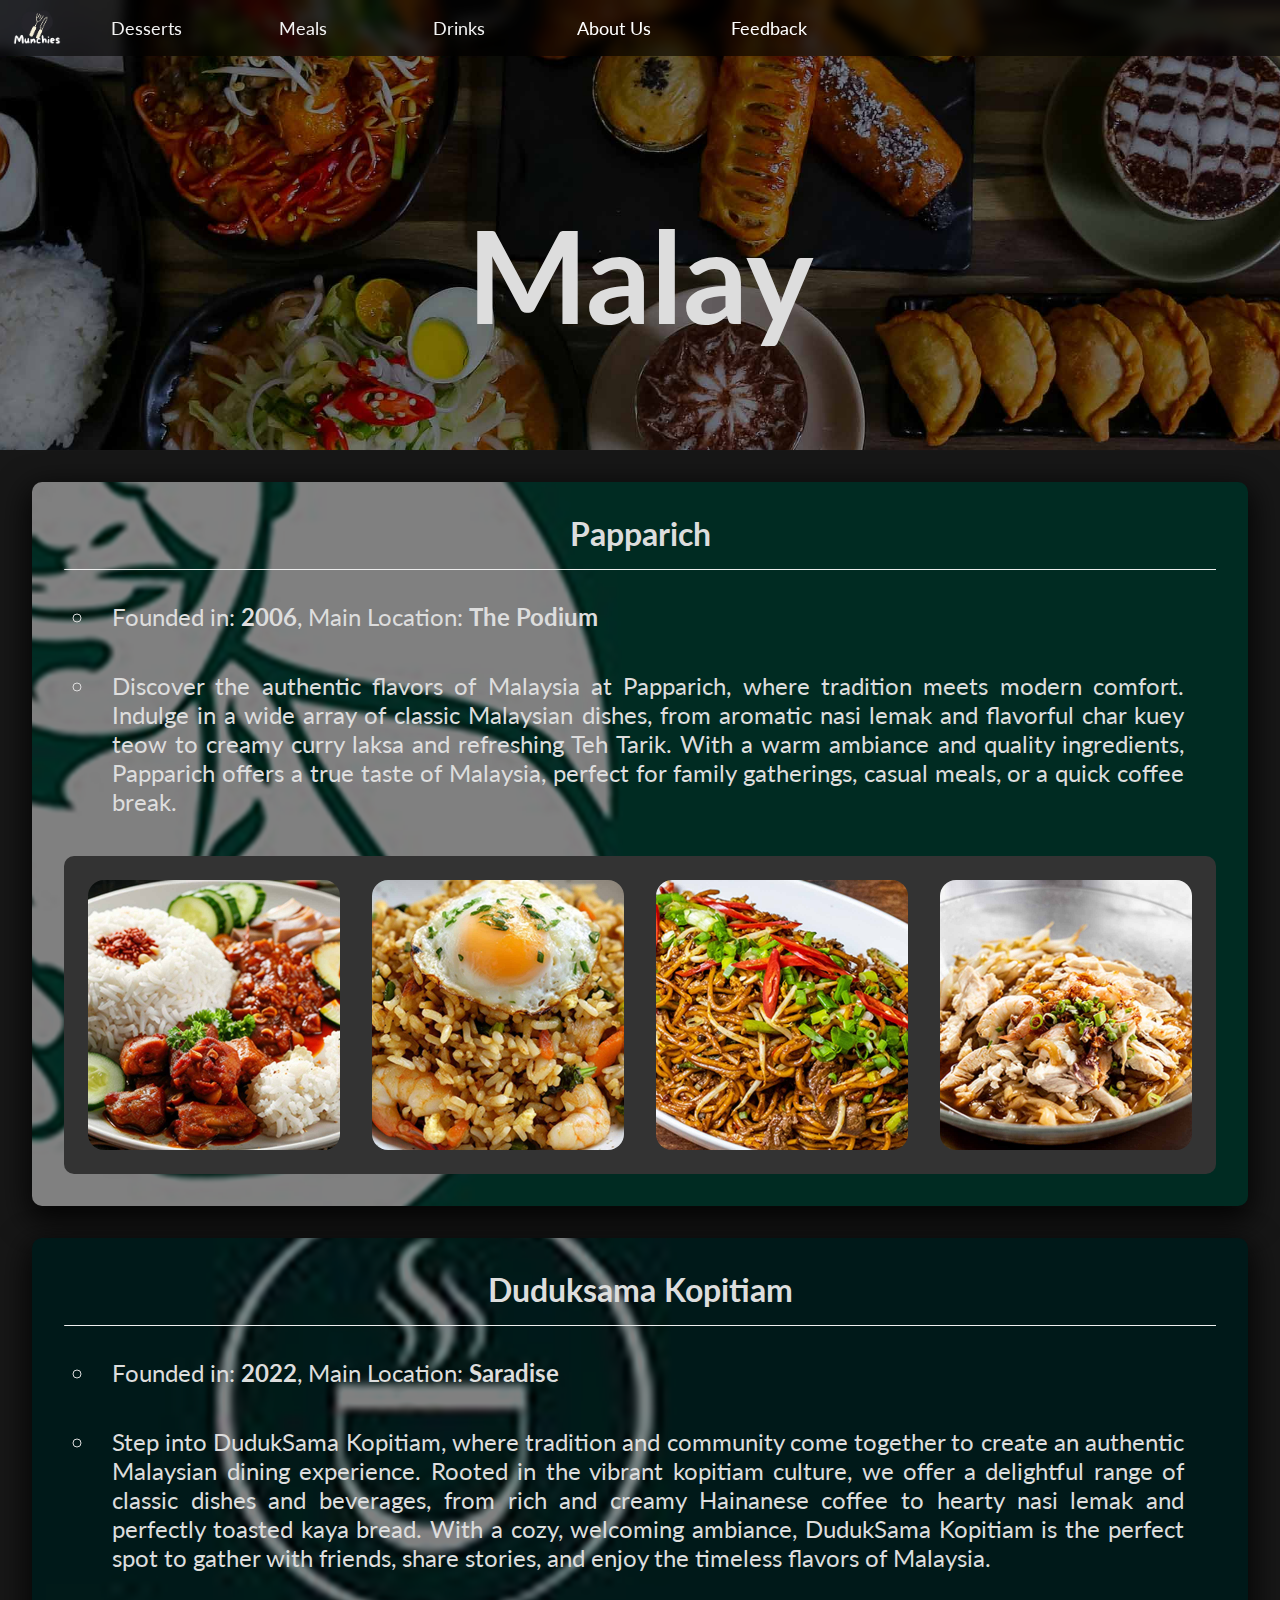
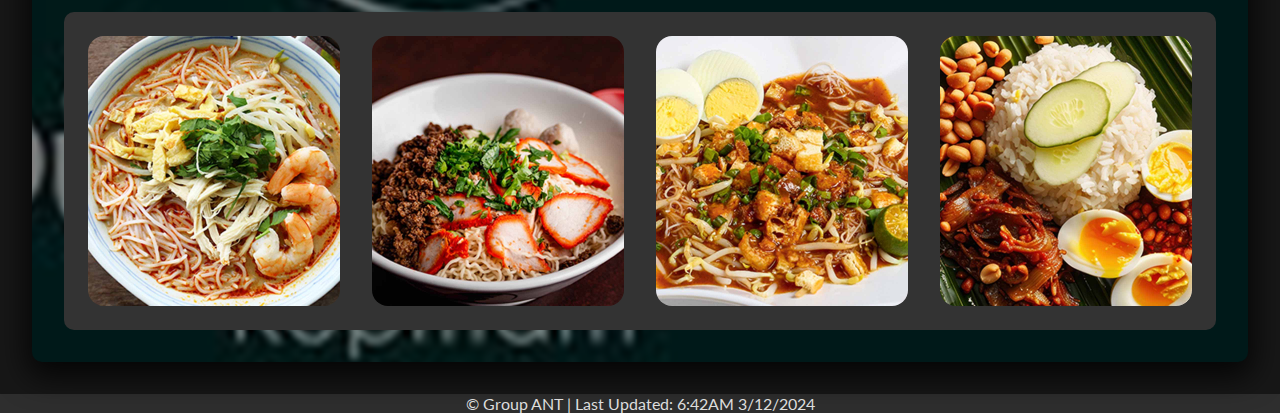
<file: malay.html>
<!DOCTYPE html>
<html lang="en">

<!-- Start Of Head -->

  <head>
    <title>Malaysian Cuisine</title>
    <meta charset="utf-8">
    <meta name="author" content="Group ANT">
    <meta name="description" content="This webpage will be displaying the variety of Malaysian cuisine in Kuching.">
    <meta name="keywords" content="food, drinks, meals, western, chinese, juice, desserts, yummy, cakes, donuts, croissants">
    <meta name="viewport" content="width=device-width, initial-scale=1">
    <link rel="stylesheet" type="text/css" href="./style.css">
    <link rel="preconnect" href="https://fonts.googleapis.com">
    <link rel="preconnect" href="https://fonts.gstatic.com" crossorigin>
    <link href="https://fonts.googleapis.com/css2?family=Lato:ital,wght@0,100;0,300;0,400;0,700;0,900;1,100;1,300;1,400;1,700;1,900&display=swap" rel="stylesheet">

    <!-- Script Starts Here -->
     <script>
        // Function to show popup
        function showPopup(popupId) {
          const popup = document.getElementById(popupId);
          popup.style.display = 'flex';
          const overlay = document.getElementById('overlay');
          overlay.style.display = 'block';
        }
        
        // Function to close popup
        function closePopup(popupId) {
          const popup = document.getElementById(popupId);
          popup.style.display = 'none';
          const overlay = document.getElementById('overlay');
          overlay.style.display = 'none';
        }

        // Function to hide popup(for overlay)
        function hidePopup() {
          for (let i = 1; i <= 12; i++) {
          const popup = document.getElementById(`popup${i}`);
          popup.style.display = 'none';
          const overlay = document.getElementById('overlay');
            overlay.style.display = 'none';
          }
        }
    </script>
  </head>

  <!-- Body Starts Here -->

  <body>
    
    <!-- Header Starts Here -->

    <header>
      <nav class="navbar">
        <div class="nav-left">
          <ul class="menu">      
              <li>
                <a href="./index.html">
                <img src="./images/companyassets/munchies-logoalt.png" alt="Logo">
                </a>
              </li>
              <li class="nav-styling">
                Desserts
                <ul class="dropdown-content">
                  <li><a href="./cakes.html">Cakes</a></li>
                  <li><a href="./donuts.html">Donuts</a></li>
                  <li><a href="./croissants.html">Croissants</a></li>
                </ul>
              </li>
              <li class="nav-styling">
                Meals
                <ul class="dropdown-content">
                  <li><a href="./western.html">Western</a></li>
                  <li><a href="./chinese.html">Chinese</a></li>
                  <li><a href="./malay.html">Malaysian</a></li>
                </ul>
              </li>
              <li class="nav-styling">
                Drinks
                <ul class="dropdown-content">
                  <li><a href="./coffee.html">Coffee</a></li>
                  <li><a href="./tea.html">Tea</a></li>
                  <li><a href="./juice.html">Juice</a></li>
                </ul>
              </li>
              <li class="nav-links">
                  <a href="./groupant.html">About Us</a>
              </li>
              <li class="nav-links">
                  <a href="./feedback.html">Feedback</a>
              </li>
          </ul>
        </div>  
      </nav>
    </header>

    <!-- Article Starts Here -->

    <article class="article-global">
      <section class="top-banner-malay">
          <div class="banner-text fadeInUp-animation">
              <h1>Malay</h1>
          </div>
      </section>

        <!-- Food Sections Start Here -->

      <section class="food-sections">
        <div class="food-wrapper malay-con1">
          <a href="https://papparich.my/" target="_blank">Papparich</a> <!-- Link to Papparich website -->
          <hr>
          <ul>
            <li>Founded in: <strong>2006</strong>, Main Location: <strong>The Podium</strong></li>
            <li>Discover the authentic flavors of Malaysia at Papparich, where tradition meets modern comfort. Indulge in a wide array of classic Malaysian dishes, from aromatic nasi lemak and flavorful char kuey teow to creamy curry laksa and refreshing Teh Tarik. With a warm ambiance and quality ingredients, Papparich offers a true taste of Malaysia, perfect for family gatherings, casual meals, or a quick coffee break.</li>
          </ul>
          <div class="food-container">
            <div class="food-item malayitem1">
              <div class="background-blur"></div>
              <div class="food-text" onclick="showPopup('popup1')">
                <h2>Nasi Lemak</h2>
              </div>
            </div>
            <div class="popup" id="popup1">
              <img src="./images/meals/nasilemak.jpg" alt="Cote+de+Bouef" class="popup-image">
              <div class="popup-description">
                <h3>Nasi Lemak</h3>
                <p> This fragrant coconut milk-infused rice is served alongside spicy sambal, crispy anchovies, crunchy peanuts, and a perfectly boiled egg. Choose from a variety of flavorful accompaniments, such as tender rendang, sambal prawns, or crispy fried chicken, to elevate your dining experience. </p>
                <table class="popup-table">
                    <caption><strong>Allergens</strong></caption>
                    <tr>
                      <th>Milk
                        <br>
                        <img src="./images/icons/milk-icon.png" alt="milk icon">
                      </th>
                      <th>Eggs
                        <br>
                        <img src="./images/icons/egg-icon.png" alt="egg icon">
                      </th>
                      <th>Peanuts
                        <br>
                        <img src="./images/icons/peanut-icon.png" alt="peanut icon">
                      </th>
                    </tr>
                    <tr>
                      <td><img src="./images/icons/checkbox.png" alt="Checkbox"></td>
                      <td><img src="./images/icons/checkbox.png" alt="Checkbox"></td>
                      <td><img src="./images/icons/checkbox.png" alt="Checkbox"></td>
                    </tr>
                    <tr>
                      <td colspan="3">This food is <strong>HALAL.</strong></td>
                    </tr>  
                  </table>
                <button class="close-button" onclick="closePopup('popup1')">Close</button>
              </div>
            </div>
            <div class="food-item malayitem2">
              <div class="background-blur"></div>
              <div class="food-text" onclick="showPopup('popup2')">
                <h2>Kampung Fried Rice</h2>
              </div>
            </div>
            <div class="popup" id="popup2">
              <img src="./images/meals/nasigorengkampung.jpg" alt="Item 2" class="popup-image">
              <div class="popup-description">
                <h3>Kampung Fried Rice</h3>
                <p>This wok-fried rice is packed with aromatic spices, fresh vegetables, and tender pieces of chicken or prawns, all enhanced by the bold flavor of anchovies for a delightful crunch. Served with a sunny-side-up egg and a side of sambal for an extra kick, this dish offers a perfect balance of savory, spicy, and comforting flavors.</p>
                <table class="popup-table">
                    <caption><strong>Allergens</strong></caption>
                    <tr>
                      <th>Milk
                        <br>
                        <img src="./images/icons/milk-icon.png" alt="milk icon">
                      </th>
                      <th>Eggs
                        <br>
                        <img src="./images/icons/egg-icon.png" alt="egg icon">
                      </th>
                      <th>Peanuts
                        <br>
                        <img src="./images/icons/peanut-icon.png" alt="peanut icon">
                      </th>
                    </tr>
                    <tr>
                      <td></td>
                      <td><img src="./images/icons/checkbox.png" alt="Checkbox"></td>
                      <td></td>
                    </tr>
                    <tr>
                      <td colspan="3">This food is <strong>HALAL.</strong></td>
                    </tr>  
                </table>
                <button class="close-button" onclick="closePopup('popup2')">Close</button>
              </div>
            </div>
            <div class="food-item malayitem3">
              <div class="background-blur"></div>
              <div class="food-text" onclick="showPopup('popup3')">
                <h2>Mee Goreng Mamak</h2>
              </div>
            </div>
            <div class="popup" id="popup3">
              <img src="./images/meals/meegoreng.jpg" alt="Superior Angus Scotch Fillet" class="popup-image">
              <div class="popup-description">
                <h3>Mee Goreng Mamak</h3>
                <p>This classic Malaysian street food favorite features wok-tossed yellow noodles, infused with a rich blend of spices, soy sauce, and chili paste. Loaded with tofu, vegetables, juicy prawns, and a squeeze of lime, it’s garnished with crispy shallots and a wedge of lime for a zesty kick.</p>
                <table class="popup-table">
                    <caption><strong>Allergens</strong></caption>
                    <tr>
                      <th>Milk
                        <br>
                        <img src="./images/icons/milk-icon.png" alt="milk icon">
                      </th>
                      <th>Eggs
                        <br>
                        <img src="./images/icons/egg-icon.png" alt="egg icon">
                      </th>
                      <th>Peanuts
                        <br>
                        <img src="./images/icons/peanut-icon.png" alt="peanut icon">
                      </th>
                    </tr>
                    <tr>
                      <td></td>
                      <td><img src="./images/icons/checkbox.png" alt="Checkbox"></td>
                      <td></td>
                    </tr>
                    <tr>
                      <td colspan="3">This food is <strong>HALAL.</strong></td>
                    </tr>  
                </table>
                <button class="close-button" onclick="closePopup('popup3')">Close</button>
              </div>
            </div>
            <div class="food-item malayitem4">
              <div class="background-blur"></div>
              <div class="food-text" onclick="showPopup('popup4')">
                <h2>Ipoh Kuey Teow</h2>
              </div>
            </div>
            <div class="popup" id="popup4">
              <img src="./images/meals/ipohkt.jpg" alt="Premium Angus Striploin" class="popup-image">
              <div class="popup-description">
                <h3>Ipoh Kuey Teow</h3>
                <p>This silky flat rice noodle soup is served in a fragrant chicken and prawn broth, topped with tender chicken slices, juicy prawns, and fresh chives. Accompanied by a side of sambal for a spicy kick, this dish is a comforting and authentic Malaysian favorite, perfect for any time of the day.</p>
                <table class="popup-table">
                    <caption><strong>Allergens</strong></caption>
                    <tr>
                      <th>Milk
                        <br>
                        <img src="./images/icons/milk-icon.png" alt="milk icon">
                      </th>
                      <th>Eggs
                        <br>
                        <img src="./images/icons/egg-icon.png" alt="egg icon">
                      </th>
                      <th>Peanuts
                        <br>
                        <img src="./images/icons/peanut-icon.png" alt="peanut icon">
                      </th>
                    </tr>
                    <tr>
                      <td></td>
                      <td><img src="./images/icons/checkbox.png" alt="Checkbox"></td>
                      <td></td>
                    </tr> 
                    <tr>
                      <td colspan="3">This food is <strong>HALAL.</strong></td>
                    </tr> 
                </table>
                <button class="close-button" onclick="closePopup('popup4')">Close</button>
              </div>
            </div>
          </div>
        </div>

          <!-- Second Vendor -->

          <div class="food-wrapper malay-con2">
            <a href="https://www.duduksama.com/" target="_blank">Duduksama Kopitiam</a>
            <hr>
             <ul>
            <li>Founded in: <strong>2022</strong>, Main Location: <strong>Saradise</strong></li>
            <li>Step into DudukSama Kopitiam, where tradition and community come together to create an authentic Malaysian dining experience. Rooted in the vibrant kopitiam culture, we offer a delightful range of classic dishes and beverages, from rich and creamy Hainanese coffee to hearty nasi lemak and perfectly toasted kaya bread. With a cozy, welcoming ambiance, DudukSama Kopitiam is the perfect spot to gather with friends, share stories, and enjoy the timeless flavors of Malaysia. </li>
           </ul>
            <div class="food-container">
              <div class="food-item malayitem5">
                <div class="background-blur"></div>
                <div class="food-text" onclick="showPopup('popup5')">
                  <h2>Sarawak Laksa</h2>
                </div>
              </div>
              <div class="popup" id="popup5">
                <img src="./images/meals/laksasarawak.jpg" alt="Item 5" class="popup-image">
                <div class="popup-description">
                  <h3>Sarawak Laksa</h3>
                  <p>The heart of Laksa  Sarawak is its creamy, slightly thick broth made from a blend of spices and herbs such as lemongrass, galangal, and garlic, cooked in a base of coconut milk and prawn or chicken stock. It is often spiced with sambal belacan and chili, giving it a mildly spicy kick.</p>
                  <table class="popup-table">
                    <caption><strong>Allergens</strong></caption>
                    <tr>
                      <th>Milk
                        <br>
                        <img src="./images/icons/milk-icon.png" alt="milk icon">
                      </th>
                      <th>Eggs
                        <br>
                        <img src="./images/icons/egg-icon.png" alt="egg icon">
                      </th>
                      <th>Peanuts
                        <br>
                        <img src="./images/icons/peanut-icon.png" alt="peanut icon">
                      </th>
                    </tr>
                    <tr>
                      <td><img src="./images/icons/checkbox.png" alt="Checkbox"></td>
                      <td><img src="./images/icons/checkbox.png" alt="Checkbox"></td>
                      <td></td>
                    </tr> 
                    <tr>
                      <td colspan="3">This food is <strong>HALAL.</strong></td>
                    </tr> 
                  </table>
                  <button class="close-button" onclick="closePopup('popup5')">Close</button>
                </div>
              </div>
              <div class="food-item malayitem6">
                <div class="background-blur"></div>
                <div class="food-text" onclick="showPopup('popup6')">
                  <h2>Kolo Mee</h2>
                </div>
              </div>
              <div class="popup" id="popup6">
                <img src="./images/meals/kolomee.jpg" alt="grilledlamb" class="popup-image">
                <div class="popup-description">
                  <h3>Kolo Mee</h3>
                  <p>Kolo Mee is a popular and beloved noodle dish from the Malaysian state of Sarawak, particularly in the city of Kuching. It is known for its simplicity, delightful flavors, and distinct preparation method.</p>
                  <table class="popup-table">
                    <caption><strong>Allergens</strong></caption>
                    <tr>
                      <th>Milk
                        <br>
                        <img src="./images/icons/milk-icon.png" alt="milk icon">
                      </th>
                      <th>Eggs
                        <br>
                        <img src="./images/icons/egg-icon.png" alt="egg icon">
                      </th>
                      <th>Peanuts
                        <br>
                        <img src="./images/icons/peanut-icon.png" alt="peanut icon">
                      </th>
                    </tr>
                    <tr>
                      <td></td>
                      <td><img src="./images/icons/checkbox.png" alt="Checkbox"></td>
                      <td></td>
                    </tr> 
                    <tr>
                      <td colspan="3">This food is <strong>NON-HALAL.</strong></td>
                    </tr> 
                  </table>
                  <button class="close-button" onclick="closePopup('popup6')">Close</button>
                </div>
              </div>
              <div class="food-item malayitem7">
                <div class="background-blur"></div>
                <div class="food-text" onclick="showPopup('popup7')">
                  <h2>Mee Siam Ayam Goreng</h2>
                </div>
              </div>
              <div class="popup" id="popup7">
                <img src="./images/meals/meesiam.jpg" alt="Wagyu Burger" class="popup-image">
                <div class="popup-description">
                  <h3>Mee Siam Ayam Goreng</h3>
                  <p>This dish features stir-fried vermicelli noodles infused with tangy tamarind, aromatic spices, and a hint of sweetness, perfectly balanced for a burst of flavor in every bite. Paired with a crispy and juicy fried chicken leg, a side of sambal, and a wedge of lime, this dish offers a delightful harmony of tastes and textures. </p>
                  <table class="popup-table">
                    <caption><strong>Allergens</strong></caption>
                    <tr>
                      <th>Milk
                        <br>
                        <img src="./images/icons/milk-icon.png" alt="milk icon">
                      </th>
                      <th>Eggs
                        <br>
                        <img src="./images/icons/egg-icon.png" alt="egg icon">
                      </th>
                      <th>Peanuts
                        <br>
                        <img src="./images/icons/peanut-icon.png" alt="peanut icon">
                      </th>
                    </tr>
                    <tr>
                      <td></td>
                      <td><img src="./images/icons/checkbox.png" alt="Checkbox"></td>
                      <td></td>
                    </tr> 
                    <tr>
                      <td colspan="3">This food is <strong>HALAL.</strong></td>
                    </tr> 
                  </table>
                  <button class="close-button" onclick="closePopup('popup7')">Close</button>
                </div>
              </div>
              <div class="food-item malayitem8">
                <div class="background-blur"></div>
                <div class="food-text" onclick="showPopup('popup8')">
                  <h2>Nasi Lemak Biasa</h2>
                </div>
              </div>
              <div class="popup" id="popup8">
                <img src="./images/meals/nasilemakbiasa.jpg" alt="Braised Lamb Shank" class="popup-image">
                <div class="popup-description">
                  <h3>Nasi Lemak Biasa</h3>
                  <p>Nasi Lemak is a harmonious blend of flavors and textures, combining creamy rice, spicy sambal, and a variety of crunchy, fresh, and savory sides. It is a versatile dish enjoyed at any time of day, from breakfast to dinner, and it is a staple of Malaysian cuisine that captures the essence of the country's diverse culinary heritage.</p>
                  <table class="popup-table">
                    <caption><strong>Allergens</strong></caption>
                    <tr>
                      <th>Milk
                        <br>
                        <img src="./images/icons/milk-icon.png" alt="milk icon">
                      </th>
                      <th>Eggs
                        <br>
                        <img src="./images/icons/egg-icon.png" alt="egg icon">
                      </th>
                      <th>Peanuts
                        <br>
                        <img src="./images/icons/peanut-icon.png" alt="peanut icon">
                      </th>
                    </tr>
                    <tr>
                      <td><img src="./images/icons/checkbox.png" alt="Checkbox"></td>
                      <td><img src="./images/icons/checkbox.png" alt="Checkbox"></td>
                      <td><img src="./images/icons/checkbox.png" alt="Checkbox"></td>
                    </tr> 
                    <tr>
                      <td colspan="3">This food is <strong>HALAL.</strong></td>
                    </tr> 
                  </table>
                  <button class="close-button" onclick="closePopup('popup8')">Close</button>
                </div>
              </div>
            </div>
          </div>
        </section>
      <div class="overlay" id="overlay" onclick="hidePopup()"></div>
    </article>

    <!-- Footer Starts Here -->

    <footer>
      <p>
        &copy; Group ANT | Last Updated: 6:42AM 3/12/2024
      </p>
    </footer>
  </body>
</html>
</file>
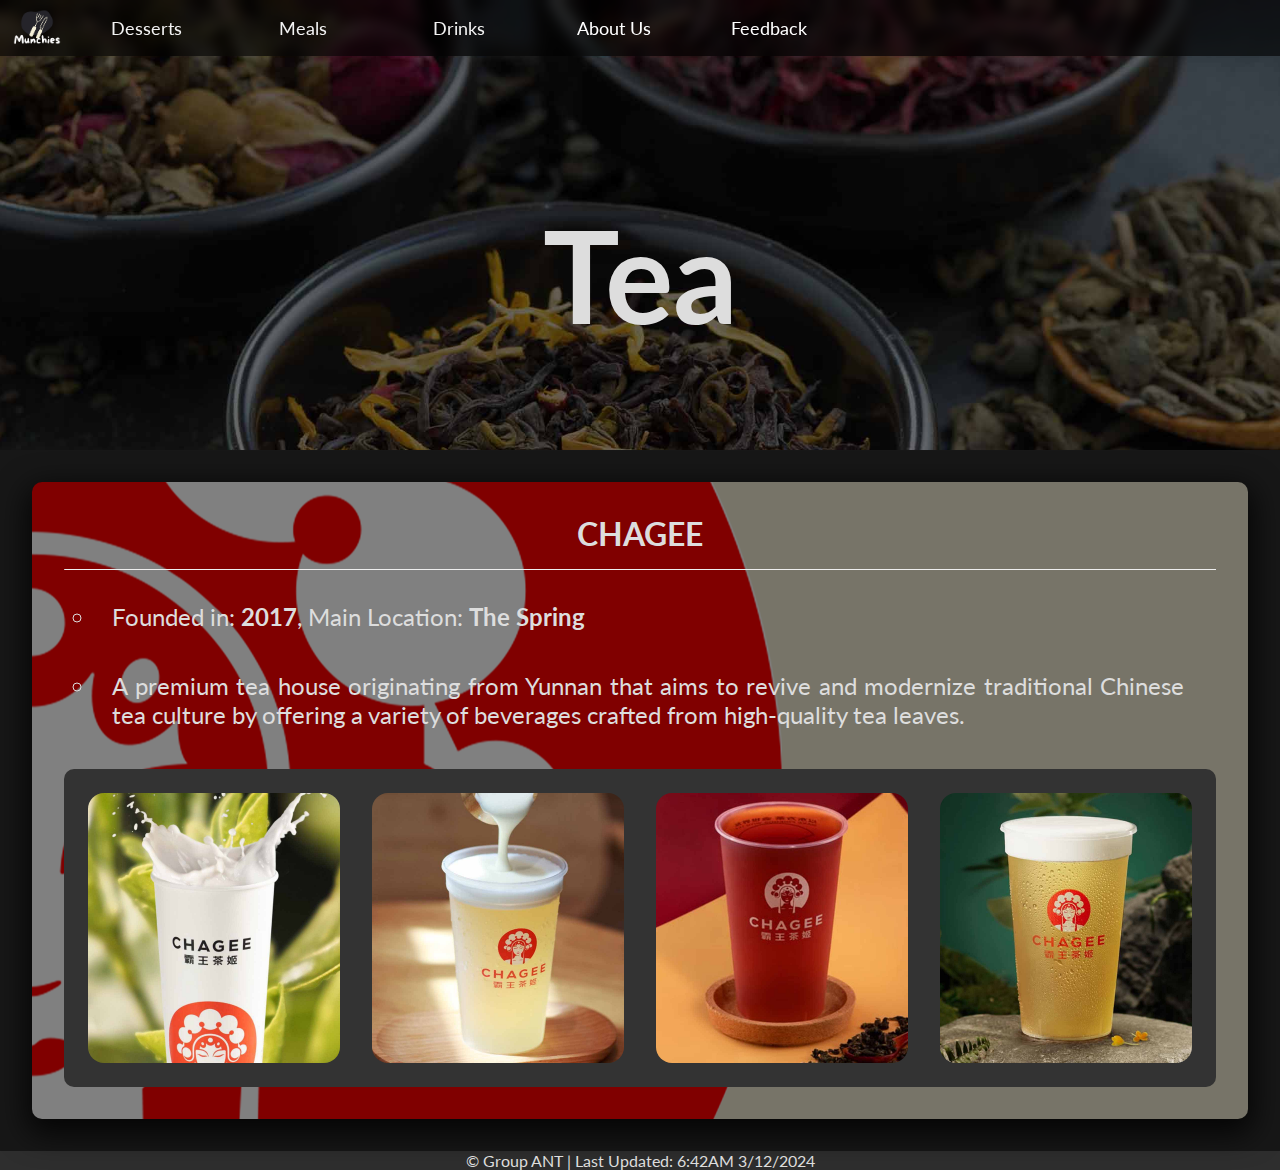
<file: tea.html>
<!DOCTYPE html>
<html lang="en">

<!-- Start Of Head -->

  <head>
    <title>Tea</title>
    <meta charset="utf-8">
    <meta name="author" content="Group ANT">
    <meta name="description" content="This webpage displays information about tea.">
    <meta name="keywords" content="food, drinks, meals, western, chinese, juice, desserts, yummy, cakes, donuts, croissants">
    <meta name="viewport" content="width=device-width, initial-scale=1">
    <link rel="stylesheet" type="text/css" href="./style.css">
    <link rel="preconnect" href="https://fonts.googleapis.com">
    <link rel="preconnect" href="https://fonts.gstatic.com" crossorigin>
    <link href="https://fonts.googleapis.com/css2?family=Lato:ital,wght@0,100;0,300;0,400;0,700;0,900;1,100;1,300;1,400;1,700;1,900&display=swap" rel="stylesheet">

    <!-- Script Starts Here -->
     <script>
        // Function to show popup
        function showPopup(popupId) {
          const popup = document.getElementById(popupId);
          popup.style.display = 'flex';
          const overlay = document.getElementById('overlay');
          overlay.style.display = 'block';
        }
        
        // Function to close popup
        function closePopup(popupId) {
          const popup = document.getElementById(popupId);
          popup.style.display = 'none';
          const overlay = document.getElementById('overlay');
          overlay.style.display = 'none';
        }

        // Function to hide popup(for overlay)
        function hidePopup() {
          for (let i = 1; i <= 12; i++) {
          const popup = document.getElementById(`popup${i}`);
          popup.style.display = 'none';
          const overlay = document.getElementById('overlay');
            overlay.style.display = 'none';
          }
        }
    </script>
  </head>

  <!-- Body Starts Here -->

  <body>
    
    <!-- Header Starts Here -->

    <header>
      <nav class="navbar">
        <div class="nav-left">
          <ul class="menu">      
              <li>
                <a href="./index.html">
                <img src="./images/companyassets/munchies-logoalt.png" alt="Logo">
                </a>
              </li>
              <li class="nav-styling">
                Desserts
                <ul class="dropdown-content">
                  <li><a href="./cakes.html">Cakes</a></li>
                  <li><a href="./donuts.html">Donuts</a></li>
                  <li><a href="./croissants.html">Croissants</a></li>
                </ul>
              </li>
              <li class="nav-styling">
                Meals
                <ul class="dropdown-content">
                  <li><a href="./western.html">Western</a></li>
                  <li><a href="./chinese.html">Chinese</a></li>
                  <li><a href="./malay.html">Malaysian</a></li>
                </ul>
              </li>
              <li class="nav-styling">
                Drinks
                <ul class="dropdown-content">
                  <li><a href="./coffee.html">Coffee</a></li>
                  <li><a href="./tea.html">Tea</a></li>
                  <li><a href="./juice.html">Juice</a></li>
                </ul>
              </li>
              <li class="nav-links">
                  <a href="./groupant.html">About Us</a>
              </li>
              <li class="nav-links">
                  <a href="./feedback.html">Feedback</a>
              </li>
          </ul>
        </div>  
      </nav>
    </header>

    <!-- Article Starts Here -->

    <article class="article-global">
        <section class="top-banner-tea">
            <div class="banner-text fadeInUp-animation">
                <h1>Tea</h1>
            </div>
        </section>

        <!-- Food Sections Start Here -->

        <section class="food-sections">
            <div class="food-wrapper tea-con1">
              <a href="https://chagee.com.my/" target="_blank">CHAGEE</a> <!-- Link to CHAGEE -->
              <hr>
               <ul>
                <li>Founded in: <strong>2017</strong>, Main Location: <strong>The Spring</strong></li>
                <li>A premium tea house originating from Yunnan that aims to revive and modernize traditional Chinese tea culture by offering a variety of beverages crafted from high-quality tea leaves.</li>
               </ul>
              <div class="food-container">
                <div class="food-item teaitem1">
                  <div class="background-blur"></div>
                  <div class="food-text" onclick="showPopup('popup1')">
                    <h2>Jasmine Green Milk Tea</h2>
                  </div>
                </div>
                <div class="popup" id="popup1">
                  <img src="./images/drinks/jasminegreentea.jpg" alt="jasminegreentea" class="popup-image">
                  <div class="popup-description">
                    <h3>Jasmine Green Milk Tea</h3>
                    <p>This iconic drink is brewed using original jasmine tea leaves resulting in a refreshing, natural taste packed with rich layers of flavour.</p>
                    <table class="popup-table">
                      <caption><strong>Allergens</strong></caption>
                      <tr>
                        <th>Milk
                          <br>
                          <img src="./images/icons/milk-icon.png" alt="milk icon">
                        </th>
                        <th>Eggs
                          <br>
                          <img src="./images/icons/egg-icon.png" alt="egg icon">
                        </th>
                        <th>Peanuts
                          <br>
                          <img src="./images/icons/peanut-icon.png" alt="peanut icon">
                        </th>
                      </tr>
                      <tr>
                        <td><img src="./images/icons/checkbox.png" alt="Checkbox"></td>
                        <td></td>
                        <td></td>
                      </tr> 
                      <tr>
                        <td colspan="3">This drink is <strong>HALAL.</strong></td>
                      </tr> 
                    </table>
                    <button class="close-button" onclick="closePopup('popup1')">Close</button>
                  </div>
                </div>
                <div class="food-item teaitem2">
                  <div class="background-blur"></div>
                  <div class="food-text" onclick="showPopup('popup2')">
                    <h2>Tie Guan Yin Milk Tea</h2>
                  </div>
                </div>
                <div class="popup" id="popup2">
                  <img src="./images/drinks/tieguanyin.jpg" alt="tieguanyin" class="popup-image">
                  <div class="popup-description">
                    <h3>Tie Guan Yin Milk Tea</h3>
                    <p>Utilizing quality Tieguanyin as the tea base, this milk tea carries a refreshing fragrance with a pure, smooth aftertaste and hints of orchids.</p>
                    <table class="popup-table">
                      <caption><strong>Allergens</strong></caption>
                      <tr>
                        <th>Milk
                          <br>
                          <img src="./images/icons/milk-icon.png" alt="milk icon">
                        </th>
                        <th>Eggs
                          <br>
                          <img src="./images/icons/egg-icon.png" alt="egg icon">
                        </th>
                        <th>Peanuts
                          <br>
                          <img src="./images/icons/peanut-icon.png" alt="peanut icon">
                        </th>
                      </tr>
                      <tr>
                        <td><img src="./images/icons/checkbox.png" alt="Checkbox"></td>
                        <td></td>
                        <td></td>
                      </tr> 
                      <tr>
                        <td colspan="3">This drink is <strong>HALAL.</strong></td>
                      </tr> 
                    </table>
                    <button class="close-button" onclick="closePopup('popup2')">Close</button>
                  </div>
                </div>
                <div class="food-item teaitem3">
                  <div class="background-blur"></div>
                  <div class="food-text" onclick="showPopup('popup3')">
                    <h2>De Hong Pao Milk Tea</h2>
                  </div>
                </div>
                <div class="popup" id="popup3">
                  <img src="./images/drinks/dahongpao.jpg" alt="dahongpao" class="popup-image">
                  <div class="popup-description">
                    <h3>De Hong Pao Milk Tea</h3>
                    <p>This beverage boasts the strong and refined lasting fragrance, offering a robust and aromatic experience.</p>
                    <table class="popup-table">
                      <caption><strong>Allergens</strong></caption>
                      <tr>
                        <th>Milk
                          <br>
                          <img src="./images/icons/milk-icon.png" alt="milk icon">
                        </th>
                        <th>Eggs
                          <br>
                          <img src="./images/icons/egg-icon.png" alt="egg icon">
                        </th>
                        <th>Peanuts
                          <br>
                          <img src="./images/icons/peanut-icon.png" alt="peanut icon">
                        </th>
                      </tr>
                      <tr>
                        <td><img src="./images/icons/checkbox.png" alt="Checkbox"></td>
                        <td></td>
                        <td></td>
                      </tr> 
                      <tr>
                        <td colspan="3">This drink is <strong>HALAL.</strong></td>
                      </tr> 
                    </table>
                    <button class="close-button" onclick="closePopup('popup3')">Close</button>
                  </div>
                </div>
                <div class="food-item teaitem4">
                  <div class="background-blur"></div>
                  <div class="food-text" onclick="showPopup('popup4')">
                    <h2>Osmanthus Oolong Milk Tea</h2>
                  </div>
                </div>
                <div class="popup" id="popup4">
                  <img src="./images/drinks/osmanthus.jpg" alt="osmanthus" class="popup-image">
                  <div class="popup-description">
                    <h3>Osmanthus Oolong Milk Tea</h3>
                    <p>This drink pairs quality roasted oolong tea with osmanthus and quality milk resulting in a mellow and sweet taste.</p>
                    <table class="popup-table">
                      <caption><strong>Allergens</strong></caption>
                      <tr>
                        <th>Milk
                          <br>
                          <img src="./images/icons/milk-icon.png" alt="milk icon">
                        </th>
                        <th>Eggs
                          <br>
                          <img src="./images/icons/egg-icon.png" alt="egg icon">
                        </th>
                        <th>Peanuts
                          <br>
                          <img src="./images/icons/peanut-icon.png" alt="peanut icon">
                        </th>
                      </tr>
                      <tr>
                        <td><img src="./images/icons/checkbox.png" alt="Checkbox"></td>
                        <td></td>
                        <td></td>
                      </tr> 
                      <tr>
                        <td colspan="3">This drink is <strong>HALAL.</strong></td>
                      </tr> 
                    </table>
                    <button class="close-button" onclick="closePopup('popup4')">Close</button>
                  </div>
                </div>
              </div>
            </div>
        </section> 
        <div class="overlay" id="overlay" onclick="hidePopup()"></div>
    </article>

    <!-- Footer Starts Here -->

    <footer>
      <p>
        &copy; Group ANT | Last Updated: 6:42AM 3/12/2024
      </p>
    </footer>
  </body>
</html>
</file>
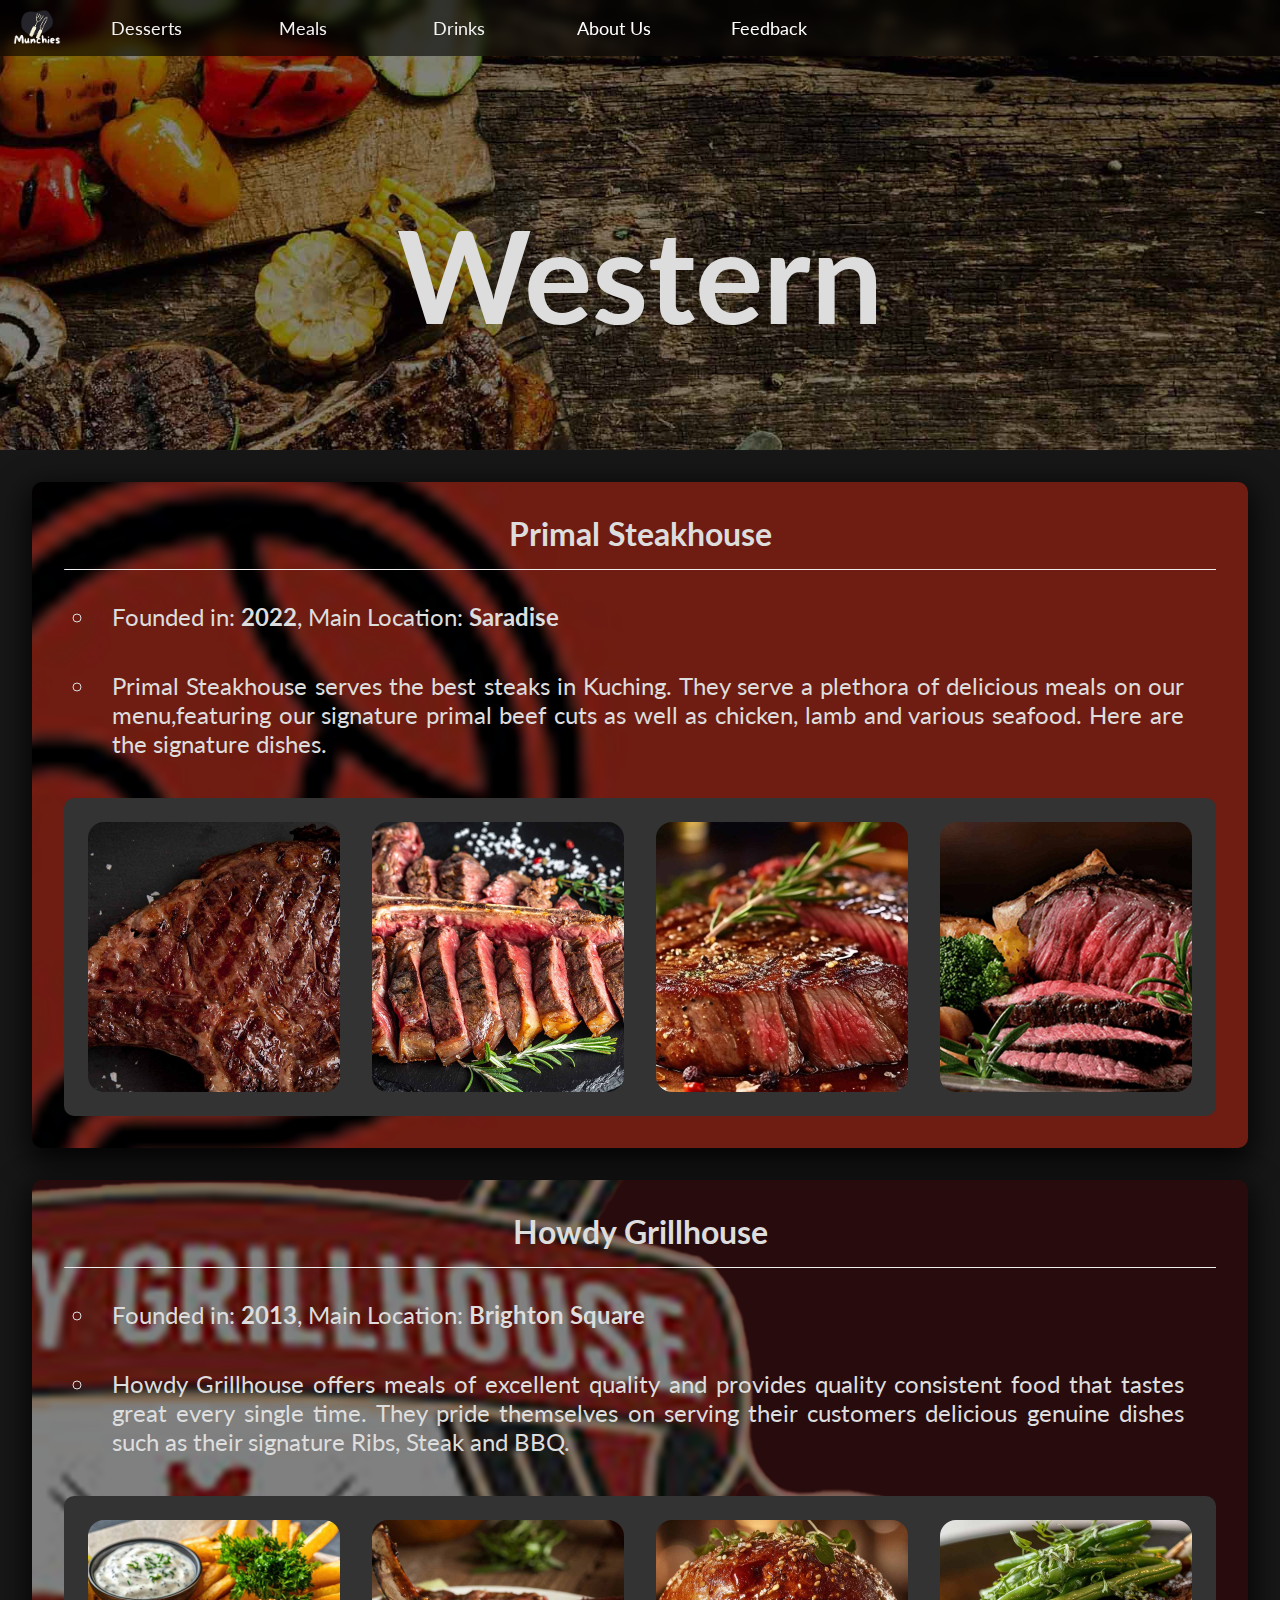
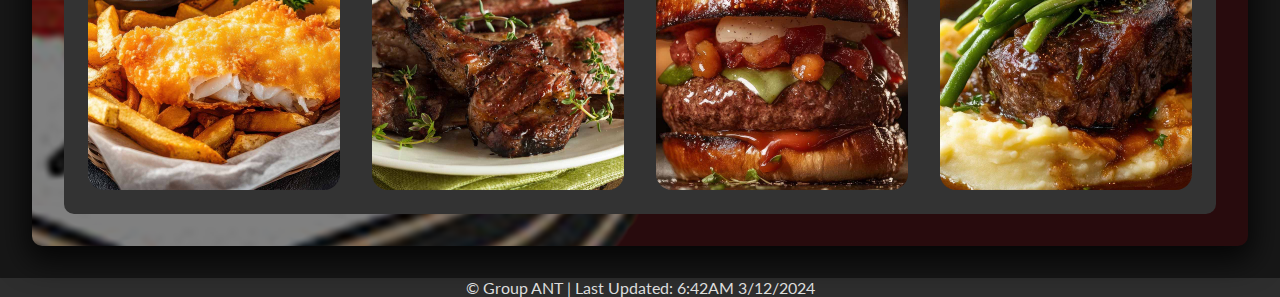
<file: western.html>
<!DOCTYPE html>
<html lang="en">

<!-- Start Of Head -->

  <head>
    <title>Western Cuisine</title>
    <meta charset="utf-8">
    <meta name="author" content="Group ANT">
    <meta name="description" content="This webpage will be displaying the variety of Western cuisine in Kuching.">
    <meta name="keywords" content="food, drinks, meals, western, chinese, juice, desserts, yummy, cakes, donuts, croissants">
    <meta name="viewport" content="width=device-width, initial-scale=1">
    <link rel="stylesheet" type="text/css" href="./style.css">
    <link rel="preconnect" href="https://fonts.googleapis.com">
    <link rel="preconnect" href="https://fonts.gstatic.com" crossorigin>
    <link href="https://fonts.googleapis.com/css2?family=Lato:ital,wght@0,100;0,300;0,400;0,700;0,900;1,100;1,300;1,400;1,700;1,900&display=swap" rel="stylesheet">

    <!-- Script Starts Here -->
     <script>
      // Function to show popup
        function showPopup(popupId) {
          const popup = document.getElementById(popupId);
          popup.style.display = 'flex';
          const overlay = document.getElementById('overlay');
          overlay.style.display = 'block';
        }
        
        // Function to close popup
        function closePopup(popupId) {
          const popup = document.getElementById(popupId);
          popup.style.display = 'none';
          const overlay = document.getElementById('overlay');
          overlay.style.display = 'none';
        }

        // Function to hide popup(for overlay)
        function hidePopup() {
          for (let i = 1; i <= 12; i++) {
          const popup = document.getElementById(`popup${i}`);
          popup.style.display = 'none';
          const overlay = document.getElementById('overlay');
            overlay.style.display = 'none';
          }
        }
    </script>
  </head>

  <!-- Body Starts Here -->

  <body>
    
    <!-- Header Starts Here -->

    <header>
      <nav class="navbar">
        <div class="nav-left">
          <ul class="menu">      
              <li>
                <a href="./index.html">
                <img src="./images/companyassets/munchies-logoalt.png" alt="Logo">
                </a>
              </li>
              <li class="nav-styling">
                Desserts
                <ul class="dropdown-content">
                  <li><a href="./cakes.html">Cakes</a></li>
                  <li><a href="./donuts.html">Donuts</a></li>
                  <li><a href="./croissants.html">Croissants</a></li>
                </ul>
              </li>
              <li class="nav-styling">
                Meals
                <ul class="dropdown-content">
                  <li><a href="./western.html">Western</a></li>
                  <li><a href="./chinese.html">Chinese</a></li>
                  <li><a href="./malay.html">Malaysian</a></li>
                </ul>
              </li>
              <li class="nav-styling">
                Drinks
                <ul class="dropdown-content">
                  <li><a href="./coffee.html">Coffee</a></li>
                  <li><a href="./tea.html">Tea</a></li>
                  <li><a href="./juice.html">Juice</a></li>
                </ul>
              </li>
              <li class="nav-links">
                  <a href="./groupant.html">About Us</a>
              </li>
              <li class="nav-links">
                  <a href="./feedback.html">Feedback</a>
              </li>
          </ul>
        </div>  
      </nav>
    </header>

    <!-- Article Starts Here -->

    <article class="article-global">
      <section class="top-banner-western">
          <div class="banner-text fadeInUp-animation">
              <h1>Western</h1>
          </div>
      </section>

        <!-- Food Sections Start Here -->

      <section class="food-sections">
        <div class="food-wrapper western-con1">
          <a href="https://www.primalsteakhouse.co/" target="_blank">Primal Steakhouse</a> <!-- Link to Primal Steakhouse -->
          <hr>
          <ul>
            <li>Founded in: <strong>2022</strong>, Main Location: <strong>Saradise</strong></li>
            <li>Primal Steakhouse serves the best steaks in Kuching. They serve a plethora of delicious meals on our menu,featuring our signature primal beef cuts as well as chicken, lamb and various seafood. Here are the signature dishes.</li>
          </ul>
          <div class="food-container">
            <div class="food-item westernitem1">
              <div class="background-blur"></div>
              <div class="food-text" onclick="showPopup('popup1')">
                <h2>Cote de Bouef</h2>
              </div>
            </div>
            <div class="popup westernitem1" id="popup1">
              <img src="./images/meals/Cotedebouef.jpg" alt="Cote+de+Bouef" class="popup-image">
              <div class="popup-description">
                <h3>Cote de Bouef</h3>
                <p>A bone-in ribeye steak that embodies luxury and flavor, the Côte de Boeuf is a showstopper. Hand-selected for its exceptional marbling and tenderness, this steak is expertly grilled to perfection, delivering a robust, smoky flavor with a buttery finish. Served with Primal Steakhouse’s signature accompaniments, it’s an unforgettable dining experience.</p>
                <table class="popup-table">
                  <caption><strong>Allergens</strong></caption>
                  <tr>
                    <th>Milk
                      <br>
                      <img src="./images/icons/milk-icon.png" alt="milk icon">
                    </th>
                    <th>Eggs
                      <br>
                      <img src="./images/icons/egg-icon.png" alt="egg icon">
                    </th>
                    <th>Peanuts
                      <br>
                      <img src="./images/icons/peanut-icon.png" alt="peanut icon">
                    </th>
                  </tr>
                  <tr>
                    <td></td>
                    <td></td>
                    <td></td>
                  </tr> 
                  <tr>
                    <td colspan="3">This food is <strong>HALAL.</strong></td>
                  </tr> 
                </table>
                <button class="close-button" onclick="closePopup('popup1')">Close</button>
              </div>
            </div>
            <div class="food-item westernitem2">
              <div class="background-blur"></div>
              <div class="food-text" onclick="showPopup('popup2')">
                <h2>Porterhouse</h2>
              </div>
            </div>
            <div class="popup" id="popup2">
              <img src="./images/meals/porterhouse.jpg" alt="Porterhouse" class="popup-image">
              <div class="popup-description">
                <h3>Porterhouse</h3>
                <p>Perfect for steak enthusiasts, the Porterhouse combines the best of two worlds: a tender filet mignon on one side and a juicy striploin on the other. This generous cut offers a rich, satisfying flavor profile, cooked to perfection and served with your choice of sauces and sides, making it a meal to remember.</p>
                <table class="popup-table">
                  <caption><strong>Allergens</strong></caption>
                  <tr>
                    <th>Milk
                      <br>
                      <img src="./images/icons/milk-icon.png" alt="milk icon">
                    </th>
                    <th>Eggs
                      <br>
                      <img src="./images/icons/egg-icon.png" alt="egg icon">
                    </th>
                    <th>Peanuts
                      <br>
                      <img src="./images/icons/peanut-icon.png" alt="peanut icon">
                    </th>
                  </tr>
                  <tr>
                    <td></td>
                    <td></td>
                    <td></td>
                  </tr> 
                  <tr>
                    <td colspan="3">This food is <strong>HALAL.</strong></td>
                  </tr> 
                </table>
                <button class="close-button" onclick="closePopup('popup2')">Close</button>
              </div>
            </div>
            <div class="food-item westernitem3">
              <div class="background-blur"></div>
              <div class="food-text" onclick="showPopup('popup3')">
                <h2>Superior Angus Scotch Fillet</h2>
              </div>
            </div>
            <div class="popup" id="popup3">
              <img src="./images/meals/angusscotchfillet.jpg" alt="Superior Angus Scotch Fillet" class="popup-image">
              <div class="popup-description">
                <h3>Superior Angus Scotch Fillet</h3>
                <p>This premium cut of beef is celebrated for its exceptional marbling and rich, succulent taste. Grilled to enhance its natural juiciness, the Superior Angus Scotch Fillet is tender and full of bold flavors, perfect for those seeking a classic yet refined steakhouse experience.</p>
                <table class="popup-table">
                  <caption><strong>Allergens</strong></caption>
                  <tr>
                    <th>Milk
                      <br>
                      <img src="./images/icons/milk-icon.png" alt="milk icon">
                    </th>
                    <th>Eggs
                      <br>
                      <img src="./images/icons/egg-icon.png" alt="egg icon">
                    </th>
                    <th>Peanuts
                      <br>
                      <img src="./images/icons/peanut-icon.png" alt="peanut icon">
                    </th>
                  </tr>
                  <tr>
                    <td></td>
                    <td></td>
                    <td></td>
                  </tr> 
                  <tr>
                    <td colspan="3">This food is <strong>HALAL.</strong></td>
                  </tr> 
                </table>
                <button class="close-button" onclick="closePopup('popup3')">Close</button>
              </div>
            </div>
            <div class="food-item westernitem4">
              <div class="background-blur"></div>
              <div class="food-text" onclick="showPopup('popup4')">
                <h2>Premium Angus Striploin</h2>
              </div>
            </div>
            <div class="popup" id="popup4">
              <img src="./images/meals/cpas.jpg" alt="Premium Angus Striploin" class="popup-image">
              <div class="popup-description">
                <h3>Premium Angus Striploin</h3>
                <p> The Premium Angus Striploin is a steakhouse classic, known for its perfect balance of tenderness and flavor. Its fine marbling and robust beefy taste are enhanced with expert seasoning and grilling, offering a satisfying and timeless dining choice for steak lovers</p>
                <table class="popup-table">
                  <caption><strong>Allergens</strong></caption>
                  <tr>
                    <th>Milk
                      <br>
                      <img src="./images/icons/milk-icon.png" alt="milk icon">
                    </th>
                    <th>Eggs
                      <br>
                      <img src="./images/icons/egg-icon.png" alt="egg icon">
                    </th>
                    <th>Peanuts
                      <br>
                      <img src="./images/icons/peanut-icon.png" alt="peanut icon">
                    </th>
                  </tr>
                  <tr>
                    <td></td>
                    <td></td>
                    <td></td>
                  </tr> 
                  <tr>
                    <td colspan="3">This food is <strong>HALAL.</strong></td>
                  </tr> 
                </table>
                <button class="close-button" onclick="closePopup('popup4')">Close</button>
              </div>
            </div>
          </div>
        </div>

          <!-- Second Vendor -->

          <div class="food-wrapper western-con2">
            <a href="https://www.howdy.com.my/" target="_blank">Howdy Grillhouse</a> <!-- Link to Howdy Grillhouse -->
            <hr>
            <ul>
              <li>Founded in: <strong>2013</strong>, Main Location: <strong>Brighton Square</strong></li>
              <li>Howdy Grillhouse offers meals of excellent quality and provides quality consistent food that tastes great every single time. They pride themselves on serving their customers delicious genuine dishes such as their signature Ribs, Steak and BBQ.</li>
            </ul>
            <div class="food-container">
              <div class="food-item westernitem5">
                <div class="background-blur"></div>
                <div class="food-text" onclick="showPopup('popup5')">
                  <h2>Fish N Chips</h2>
                </div>
              </div>
              <div class="popup" id="popup5">
                <img src="./images/meals/fishnchips.jpg" alt="fishnchips" class="popup-image">
                <div class="popup-description">
                  <h3>Fish n Chips</h3>
                  <p>A timeless classic, Howdy Grillhouse’s Fish n’ Chips features golden, crispy battered fish that is light and flaky on the inside. Served with perfectly seasoned fries and a side of zesty tartar sauce, this dish is a satisfying blend of crunch and flavor, perfect for seafood lovers.</p>
                  <table class="popup-table">
                    <caption><strong>Allergens</strong></caption>
                    <tr>
                      <th>Milk
                        <br>
                        <img src="./images/icons/milk-icon.png" alt="milk icon">
                      </th>
                      <th>Eggs
                        <br>
                        <img src="./images/icons/egg-icon.png" alt="egg icon">
                      </th>
                      <th>Peanuts
                        <br>
                        <img src="./images/icons/peanut-icon.png" alt="peanut icon">
                      </th>
                    </tr>
                    <tr>
                      <td></td>
                      <td></td>
                      <td></td>
                    </tr> 
                    <tr>
                      <td colspan="3">This food is <strong>HALAL.</strong></td>
                    </tr> 
                  </table>
                  <button class="close-button" onclick="closePopup('popup5')">Close</button>
                </div>
              </div>
              <div class="food-item westernitem6">
                <div class="background-blur"></div>
                <div class="food-text" onclick="showPopup('popup6')">
                  <h2>Grilled Lamb</h2>
                </div>
              </div>
              <div class="popup" id="popup6">
                <img src="./images/meals/grilledlamb.jpg" alt="grilledlamb" class="popup-image">
                <div class="popup-description">
                  <h3>Grilled Lamb</h3>
                  <p>Savor the rich, smoky taste of tender grilled lamb, marinated with a blend of aromatic spices and grilled to perfection. Juicy and flavorful, this dish is accompanied by fresh sides and a sauce of your choice, making it a hearty and satisfying meal.</p>
                  <table class="popup-table">
                    <caption><strong>Allergens</strong></caption>
                    <tr>
                      <th>Milk
                        <br>
                        <img src="./images/icons/milk-icon.png" alt="milk icon">
                      </th>
                      <th>Eggs
                        <br>
                        <img src="./images/icons/egg-icon.png" alt="egg icon">
                      </th>
                      <th>Peanuts
                        <br>
                        <img src="./images/icons/peanut-icon.png" alt="peanut icon">
                      </th>
                    </tr>
                    <tr>
                      <td><img src="./images/icons/checkbox.png" alt="Checkbox"></td>
                      <td></td>
                      <td></td>
                    </tr> 
                    <tr>
                      <td colspan="3">This food is <strong>HALAL.</strong></td>
                    </tr> 
                  </table>
                  <button class="close-button" onclick="closePopup('popup6')">Close</button>
                </div>
              </div>
              <div class="food-item westernitem7">
                <div class="background-blur"></div>
                <div class="food-text" onclick="showPopup('popup7')">
                  <h2>Wagyu Burger</h2>
                </div>
              </div>
              <div class="popup" id="popup7">
                <img src="./images/meals/burger.jpg" alt="Wagyu Burger" class="popup-image">
                <div class="popup-description">
                  <h3>Wagyu Burger</h3>
                  <p>Indulge in the ultimate burger experience with Howdy Grillhouse’s Wagyu Burger. Featuring a thick, juicy Wagyu beef patty, topped with fresh lettuce, tomato, cheese, and house-made sauce, all nestled in a soft, toasted bun. Every bite is a flavorful celebration of premium quality.</p>
                  <table class="popup-table">
                    <caption><strong>Allergens</strong></caption>
                    <tr>
                      <th>Milk
                        <br>
                        <img src="./images/icons/milk-icon.png" alt="milk icon">
                      </th>
                      <th>Eggs
                        <br>
                        <img src="./images/icons/egg-icon.png" alt="egg icon">
                      </th>
                      <th>Peanuts
                        <br>
                        <img src="./images/icons/peanut-icon.png" alt="peanut icon">
                      </th>
                    </tr>
                    <tr>
                      <td><img src="./images/icons/checkbox.png" alt="Checkbox"></td>
                      <td></td>
                      <td></td>
                    </tr> 
                    <tr>
                      <td colspan="3">This food is <strong>HALAL.</strong></td>
                    </tr> 
                  </table>
                  <button class="close-button" onclick="closePopup('popup7')">Close</button>
                </div>
              </div>
              <div class="food-item westernitem8">
                <div class="background-blur"></div>
                <div class="food-text" onclick="showPopup('popup8')">
                  <h2>Braised Lamb Shank</h2>
                </div>
              </div>
              <div class="popup" id="popup8">
                <img src="./images/meals/lambshank.jpg" alt="Braised Lamb Shank" class="popup-image">
                <div class="popup-description">
                  <h3>Braised Lamb Shank</h3>
                  <p>Slow-cooked to perfection, the Braised Lamb Shank is tender, flavorful, and falls off the bone with ease. Infused with rich herbs and spices, it’s served with creamy mashed potatoes and a savory sauce that complements every bite. A must-try for those craving a hearty and indulgent meal.</p>
                  <table class="popup-table">
                    <caption><strong>Allergens</strong></caption>
                    <tr>
                      <th>Milk
                        <br>
                        <img src="./images/icons/milk-icon.png" alt="milk icon">
                      </th>
                      <th>Eggs
                        <br>
                        <img src="./images/icons/egg-icon.png" alt="egg icon">
                      </th>
                      <th>Peanuts
                        <br>
                        <img src="./images/icons/peanut-icon.png" alt="peanut icon">
                      </th>
                    </tr>
                    <tr>
                      <td></td>
                      <td></td>
                      <td></td>
                    </tr> 
                    <tr>
                      <td colspan="3">This food is <strong>HALAL.</strong></td>
                    </tr> 
                  </table>
                  <button class="close-button" onclick="closePopup('popup8')">Close</button>
                </div>
              </div>
            </div>
          </div>
        </section>
      <div class="overlay" id="overlay" onclick="hidePopup()"></div>
    </article>

    <!-- Footer Starts Here -->
    
    <footer>
      <p>
        &copy; Group ANT | Last Updated: 6:42AM 3/12/2024
      </p>
    </footer>
  </body>
</html>
</file>
<file: style.css>
/* Resets margin, padding, and set box-sizing for all elements. */
* {
    margin: 0;
    padding: 0;
    box-sizing: border-box;
    font-family: "Lato", "Times New Roman", sans-serif;
  }
  
  /* Enables smooth scrolling for the entire website and removes horizontal scrolling. */
  html {
    scroll-behavior: smooth;
    scroll-padding-top: 5.5rem;
    font-size: 16px;
    overflow-x: hidden;
  }
  
  /* Below are the keyframes for the fade-in animation. */
  
  @keyframes fadeInUp {
    0% {
      transform: translateY(100%);
      opacity: 0;
    }
    100% {
      transform: translateY(0%);
      opacity: 1;
    }
  }
  
  /* Below is the class for the fade-in animation. */
  .fadeInUp-animation {
    animation: 1.5s fadeInUp;
  }
  
  /* Sets all list style items to none */
  li {
    list-style: none;
  }
  
  /* unvisited link */
  a:link {
    color: white;
  }
  
  /* visited link */
  a:visited {
    color: white;
  }
  
  /* mouse over link */
  a:hover {
    color: lightblue;
    text-decoration: none;
  }
  
  /* selected link */
  a:active {
    color: gray;
  }
  
  /* Everything below is for the navigation bar. */
  
  .navbar {
    display: flex;
    justify-content: space-between;
    background-color: rgba(0, 0, 0, 0.6);
    backdrop-filter: blur(6px);
    position: fixed;
    width: 100%;
    height: 3.5rem;
    align-items: center;
    color: white;
    padding: 2px 0;
    z-index: 1000;
  }
  
  .navbar .nav-styling {
    color: #f2f2f2;
    text-align: center;
    padding: 1rem 2rem;
    text-decoration: none;
    font-size: 18px;
    width: 140px;
    cursor: pointer;
  }
  
  .navbar .nav-styling:hover {
    background-color: #555;
    border-radius: 10px;
    position: relative;
  }
  
  .navbar img {
    display: block;
    padding-top: 2px;
    padding-left: 0.8rem;
    height: 50px;
    width: auto;
  }
  
  .nav-links a {
    display: block;
    text-align: center;
    padding: 1rem 2rem;
    text-decoration: none;
  }
  
  .nav-links:hover {
    background-color: #555;
    border-radius: 10px;
  }
  
  /* Styling for navigation menu. */
  .menu {
    display: flex;
    gap: 1rem;
    font-size: 18px;
  }
  
  /* Dropdown Menu Styling */
  ul li:hover ul.dropdown-content {
    display: block;
  }
  
  /* Styles the dropdown content (hidden by default) */
  .dropdown-content {
    display: none;
    position: absolute;
    top: 100%;
    left: 0;
    background-color: #f9f9f9;
    border-radius: 10px;
    width: 140px;
    box-shadow: 0px 8px 16px 0px rgba(0, 0, 0, 0.2);
    z-index: 1;
  }
  
  /* Style the links inside the dropdown menu. */
  .dropdown-content a {
    color: black;
    padding: 12px 16px;
    text-decoration: none;
    display: block;
    text-align: left;
  }
  
  /* Adds a grey background to dropdown links on hover. */
  .dropdown-content a:hover {
    background-color: #ddd;
    text-decoration: none;
    border-radius: 10px;
    color: black;
  }
  
  /* End of Dropdown Menu Styling. */
  
  /* End of Navigation Bar Styling. */
  
  /* Everything styles all footers on all webpages. */
  
  footer {
    color: #ddd;
    background-color: #2e2e2e;
    text-align: center;
  }
  
  /* Sets the background of all article elements. */
  
  article {
    background-color: #171717;
  }
  
  /* Below styles the article element in index.html. */
  .article-main {
    width: 100%;
    height: 100%;
    display: flex;
    flex-direction: column;
    align-items: center;
    background-color: #171717;
  }
  
  .article-top {
    display: flex;
    flex-direction: column;
    background-image: url(./images/article-main-background.jpg);
    background-repeat: no-repeat;
    background-size: cover;
    background-position: center;
    background-attachment: fixed;
    width: 100%;
    height: 100vh;
  }
  
  .article-top img {
    width: 40vw;
    color: #ddd;
    margin-top: 30vh;
    margin-left: auto;
    margin-right: auto;
    margin-bottom: 35px;
  }
  
  .article-top p {
    color: #ddd;
    font-size: 2rem;
    margin-left: 20%;
    margin-right: 20%;
    height: 100px;
    text-align: center;
  }
  
  .article-top a {
    margin-top: 20vh;
    margin-left: auto;
    margin-right: auto;
    text-decoration: none;
    position: relative;
    bottom: 40px;
    font-size: 4rem;
    transition: font-size 0.3s ease;
  }
  
  .article-top a:hover {
    font-size: 6rem;
  }
  
  /* Styling for the disclaimer in index.html. */
  
  .disclaimer {
    background-color: beige;
    padding: 10px;
    margin: 2rem;
    border-radius: 10px;
  }
  
  .disclaimer p {
    font-size: 20px;
  }
  
  /* Styling for interactive sliding boxes in index.html. */
  
  .triple-options {
    width: 100%;
    height: 100%;
    margin-top: 2rem;
    text-align: center;
    display: flex;
    flex-direction: column;
    margin-bottom: 0;
    gap: 2rem;
  }
  
  .wrapper {
    display: flex;
    flex-direction: column;
    align-items: center;
    justify-content: center;
    background-color: #171717;
    margin-left: 2rem;
    margin-right: 2rem;
    border-radius: 10px;
    padding: 10px;
    box-shadow: 0px 10px 30px 5px rgba(0, 0, 0, 0.8);
  }
  
  .wrapper h2 {
    font-size: 2rem;
    color: #ddd;
    padding: 10px;
  }
  
  .wrapper p {
    font-size: 1rem;
    color: #ddd;
    padding: 10px;
  }
  
  .container {
    width: 100%;
    height: 400px;
    display: flex;
    justify-content: center;
    gap: 10px;
    padding: 20px;
  }
  
  .card {
    min-width: 80px;
    width: 80px;
    border-radius: 2rem;
    background-size: cover;
    background-position: center;
    margin: 0 10px;
    display: block;
    padding-top: 320px;
    transition: 0.6s cubic-bezier(0.28, -0.03, 0, 0.99);
    box-shadow: 0px 10px 30px -5px rgba(0, 0, 0, 0.8);
  }
  
  .description a {
    text-align: center;
    display: block;
    font-size: 2rem;
    text-transform: uppercase;
    text-decoration: none;
    position: relative;
    padding: 10px;
    bottom: 170px;
    color: aliceblue;
    background-color: rgba(0, 0, 0, 0.5);
    border-radius: 10px;
  }
  
  .description a:hover {
    color: #171717;
  }
  
  .icon img {
    border-radius: 50%;
    cursor: pointer;
    position: relative;
    bottom: 86px;
    border: #ddd solid 2px;
    box-shadow: 0px 10px 30px 2px rgba(0, 0, 0, 0.8);
  }
  
  .description > a {
    overflow: hidden;
    opacity: 0;
    pointer-events: none;
    transform: translateY(20px);
    transition-delay: 0.3s;
    transition: all 0.3s ease;
  }
  
  .container input {
    display: none;
  }
  
  .container input:checked + label {
    width: 80vw;
  }
  
  .container input:checked + label .description a {
    opacity: 1 !important;
    pointer-events: auto !important;
    text-transform: uppercase;
    transform: translateY(0) !important;
    font-weight: bold;
  }
  
  .container input:checked + label .icon {
    transition: all 0.3s ease;
  }
  
  /* Background images for all the cards. */
  
  .card[for="c1"] {
    background-image: url(./images/cake-card.jpg);
  }
  .card[for="c2"] {
    background-image: url(./images/donut-card.jpg);
  }
  .card[for="c3"] {
    background-image: url(./images/croissants-card.jpg);
  }
  
  .card[for="c4"] {
    background-image: url(./images/western-card.jpg);
  }
  .card[for="c5"] {
    background-image: url(./images/chinese-card.jpg);
  }
  .card[for="c6"] {
    background-image: url(./images/malay-card.jpg);
  }
  
  .card[for="c7"] {
    background-image: url(./images/coffee-card.jpg);
  }
  .card[for="c8"] {
    background-image: url(./images/tea-card.jpg);
  }
  .card[for="c9"] {
    background-image: url(./images/juice-card.jpg);
  }
  
  /* Start of About Us Styling */
  
  .aboutusart-main {
    display: flex;
    flex-direction: column;
    align-items: center;
    background-image: url(./images/aboutus-background.jpg);
    background-position: center;
  }
  
  .munchies-logo-con {
    margin-top: 2rem;
  }
  
  .aboutusart-main h1 {
    margin-top: 6rem;
    font-size: 5rem;
    color: #ddd;
  }
  
  .aboutusart-main h2 {
    font-size: 2rem;
    text-align: center;
    color: #ddd;
    margin-bottom: 1rem;
  }
  
  .aboutusart-main h3 {
    color: #ddd;
    font-size: 24px;
  }
  
  .aboutusart-main h4 {
    color: transparent;
    background: linear-gradient(
      to right,
      #92ccdd,
      #c7eff0,
      #f5d5fd,
      #fdc4ec,
      #ffc2cb
    );
    background-clip: initial;
    -webkit-background-clip: text;
    font-size: 18px;
  }
  
  .infowrapper p {
    margin-top: 1rem;
    color: #ddd;
  }
  
  .munchies-desc-con {
    margin-top: 2rem;
    margin-left: 2rem;
    margin-right: 2rem;
    background-color: rgba(0, 0, 0, 0.2);
    backdrop-filter: blur(8px);
    border-radius: 10px;
  }
  
  .munchies-desc-con p {
    font-size: 2rem;
    color: #ddd;
    text-align: center;
    padding: 1rem;
  }
  
  .team {
    margin-top: 2rem;
  }
  
  .infowrapper {
    display: flex;
    flex-direction: row;
    gap: 2rem;
    margin-bottom: 5rem;
    margin-left: 1rem;
    margin-right: 1rem;
    width: 96%;
    height: auto;
    padding: 20px;
    align-items: center;
    justify-content: center;
  }
  
  .infobox img {
    width: 80%;
    height: auto;
    border-radius: 10px;
  }
  
  .infobox {
    text-align: center;
    background-color: #171717;
    padding: 3rem;
    border-radius: 12px;
    width: 30%;
    min-height: 600px;
  }
  
  .aboutusdescription {
    padding: 20px;
  }
  
  /* Below is general styling for all food webpages. */
  
  .food-sections {
    width: 100%;
    margin-top: 2rem;
    margin-bottom: 2rem;
    text-align: center;
    display: flex;
    flex-direction: column;
    gap: 2rem;
  }
  
  .food-wrapper {
    display: flex;
    flex-direction: column;
    align-items: center;
    justify-content: center;
    background-color: #171717;
    margin-left: 2rem;
    margin-right: 2rem;
    border-radius: 10px;
    padding: 2rem;
    box-shadow: 0px 10px 30px 5px rgba(0, 0, 0, 0.8);
  }
  
  .food-wrapper a {
    font-size: 2rem;
    color: #ddd;
    text-decoration: none;
    font-weight: bold;
  }
  
  .food-wrapper a:hover {
    color: #c7eff0;
    transition: all 0.3s ease;
  }
  
  .food-wrapper hr {
    border-top: 20px;
    width: 100%;
    margin-top: 1rem;
    margin-bottom: 2rem;
  }
  
  .food-wrapper ul {
    padding-left: 2rem;
  }
  
  .food-wrapper ul li {
    list-style-type: circle;
    font-size: 1.5rem;
    color: #ddd;
    margin-bottom: 2.5rem;
    text-align: justify;
    padding-left: 1rem;
    padding-right: 2rem;
  }
  
  .food-item {
    background-size: cover;
    background-repeat: no-repeat;
    background-position: center;
    display: flex;
    flex: 1;
    justify-content: center;
    transition: filter 0.3s ease;
    width: 85vw;
    height: 30vh;
    position: relative;
    cursor: pointer;
    overflow: hidden;
  }
  
  .food-item:hover {
    background-color: #555;
    border-radius: 1rem;
  }
  
  .food-text {
    z-index: 2;
    width: 100%;
    height: 100%;
    opacity: 0; /* Initially hidden */
    transition: opacity 0.3s ease, visibility 0.3s ease; /* Smooth transition */
    display: flex;
    justify-content: center;
    align-items: center;
    cursor: pointer;
  }
  
  .food-text:hover {
    opacity: 1; /* Show the text */
    border-radius: 1rem;
  }
  
  .food-text h2 {
    color: white;
    text-shadow: 1px 1px 5px rgba(0, 0, 0, 0.7);
  }
  
  .background-blur {
    position: absolute;
    top: 0;
    left: 0;
    right: 0;
    bottom: 0;
    background-size: cover;
    background-position: center;
    transition: filter 0.3s ease;
    z-index: 1;
  }
  
  .food-item:hover .background-blur {
    filter: brightness(0.7) blur(3px);
    transform: scale(1.02);
    transition: all 0.3s ease;
  }
  
  /* Below is general styling for all article elements in all food webpages. */
  
  .article-global {
    width: 100%;
    height: 100%;
    display: flex;
    flex-direction: column;
    align-items: center;
  }
  
  .banner-text {
    z-index: 1;
    text-align: center;
    font-size: 4rem;
    position: relative;
    top: 22vh;
    border-radius: 5px;
    color: #ddd;
  }
  
  .food-container {
    padding: 1.5rem;
    border-radius: 10px;
    background-color: #333;
    width: 100%;
    overflow: hidden;
    height: auto;
    display: flex;
    flex-direction: row;
    justify-content: center;
    gap: 2rem;
  }
  
  /* Pop-up box */
  .popup {
    display: none; /* Hidden by default */
    position: fixed;
    background-color: #333;
    top: 50%;
    left: 50%;
    width: 80vw;
    max-height: 90vh;
    transform: translate(-50%, -50%);
    flex-direction: row;
    justify-content: center;
    border-radius: 8px;
    box-shadow: 0 4px 8px rgba(0, 0, 0, 0.2);
    padding: 20px;
    z-index: 1000;
    margin-left: 0;
    margin-right: 1rem;
  }

*/ table styling to  fit the content in popup boxes */
  .popup-table {
    margin: auto;
    table-layout: fixed;
    border-collapse: collapse;
    width: 80%;
    height: auto;
    color: #333;
    background-color: #f9f9f9;
    border: 2px solid #ddd;
    border-radius: 8px;
    box-shadow: 0 4px 8px rgba(0, 0, 0, 0.1);
    overflow: hidden;
  }
  
  .popup-table caption {
    font-size: 1.5rem;
    font-weight: bold;
    color: #333;
    padding: 10px;
    background-color: #f0f0f0;
    border-bottom: 2px solid #ddd;
  }
  
  .popup-table th,
  .popup-table td {
    padding: 12px;
    text-align: center;
    border: 1px solid #ddd;
  }
  
  .popup-table th {
    border-radius: 8px;
    background-color: #4caf50;
    color: white;
    font-weight: bold;
    text-transform: uppercase;
    height: 10vh;
  }
  
  .popup-table td {
    background-color: #fff;
    height: 10vh;
  }
  
  .popup-table tr:nth-child(even) {
    background-color: #f2f2f2;
  }
  
  .popup-table tr:hover {
    background-color: #e0e0e0;
  }
  
  .popup-table img {
    max-width: 50px;
    height: auto;
    border-radius: 50%;
  }
  
  .overlay {
    position: fixed;
    top: 0;
    left: 0;
    width: 100%;
    height: 100%;
    background: rgba(0, 0, 0, 0.5);
    display: none; /* Hidden by default */
    z-index: 999;
  }

*/ description for the content inside popup boxes */
  .popup-description {
    display: flex;
    width: auto;
    flex-direction: column;
    padding: 1rem;
  }
  
  .popup-description p {
    color: #ddd;
    overflow-x: hidden;
    height: 200px;
    font-size: 1.5rem;
    text-align: center;
    margin-top: 8px;
    padding-left: 2rem;
    padding-right: 2rem;
  }
  
  .popup-description h3 {
    font-size: 2rem;
    color: #ddd;
  }

*/ Image for content in the popup boxes */
  .popup-image {
    width: 100%;
    max-height: 50vh; /* Ensure the image doesn't exceed half the viewport height */
    margin: 50px;
    border-radius: 15px;
  }

*/ Button to close and exit the pop ups */
  .close-button {
    border: none;
    border-radius: 10px;
    background: lightcoral;
    box-shadow: 1px 1px 2px rgba(21, 21, 21, 0.1);
    cursor: pointer;
    font-size: 1.5rem;
    font-family: "Lato", sans-serif;
    padding: 0.25rem 2rem;
    transition: all 0.25s ease-in-out;
    margin-top: 1rem;
  }
  
  .close-button:hover {
    background-color: rgb(255, 36, 36);
  }
  
  /* Cakes.html */
  .top-banner-cakes {
    display: flex;
    flex-direction: column;
    background-image: url(./images/banners/cakes-banner.jpg);
    background-repeat: no-repeat;
    background-size: cover;
    background-position: center;
    background-attachment: fixed;
    width: 100%;
    height: 50vh;
  }
  
  .cakes-con1 {
    background-image: url(./images/containers/secretrecipe-container.png);
    background-position: left;
  }
  
  .cakes-con2 {
    background-image: url(./images/containers/mons-container.png);
    background-position: left;
  }
  
  .cakesitem1 .background-blur {
    background-image: url(./images/desserts/choco-indulge.jpg);
    border-radius: 1rem;
  }
  
  .cakesitem2 .background-blur {
    background-image: url(./images/desserts/hokkaido-cheese.jpg);
    border-radius: 1rem;
  }
  
  .cakesitem3 .background-blur {
    background-image: url(./images/desserts/red-velvet.jpg);
    border-radius: 1rem;
  }
  
  .cakesitem4 .background-blur {
    background-image: url(./images/desserts/choco-odyssey.jpg);
    border-radius: 1rem;
  }
  
  .cakesitem5 .background-blur {
    background-image: url(./images/desserts/strawberry-shortcake.jpg);
    border-radius: 1rem;
  }
  
  .cakesitem6 .background-blur {
    background-image: url(./images/desserts/mango-shortcake.jpg);
    border-radius: 1rem;
  }
  
  .cakesitem7 .background-blur {
    background-image: url(./images/desserts/pandan-cake.jpg);
    border-radius: 1rem;
  }
  
  .cakesitem8 .background-blur {
    background-image: url(./images/desserts/black-forest.jpg);
    border-radius: 1rem;
  }
  
  /* Donuts.html */
  .top-banner-donuts {
    display: flex;
    flex-direction: column;
    background-image: url(./images/banners/donut-banner.jpg);
    background-repeat: no-repeat;
    background-size: cover;
    background-position: center;
    background-attachment: fixed;
    width: 100%;
    height: 50vh;
  }
  
  .donuts-con1 {
    background-image: url(./images/containers/bigapple-container.png);
    background-position: left;
  }
  
  .donutsitem1 .background-blur {
    background-image: url(./images/desserts/berry-bliss.jpg);
    border-radius: 1rem;
  }
  
  .donutsitem2 .background-blur {
    background-image: url(./images/desserts/choco-sweet.jpg);
    border-radius: 1rem;
  }
  
  .donutsitem3 .background-blur {
    background-image: url(./images/desserts/chocoholic.jpg);
    border-radius: 1rem;
  }
  
  .donutsitem4 .background-blur {
    background-image: url(./images/desserts/heycheese.jpg);
    border-radius: 1rem;
  }
  
  /* croissant.html */
  .top-banner-croissants {
    display: flex;
    flex-direction: column;
    background-image: url(./images/banners/croissants-banner.jpg);
    background-repeat: no-repeat;
    background-size: cover;
    background-position: center;
    background-attachment: fixed;
    width: 100%;
    height: 50vh;
  }
  
  .croissant-con1 {
    background-image: url(./images/containers/hazukido-container.png);
    background-position: left;
  }
  
  .croissantsitem1 .background-blur {
    background-image: url(./images/desserts/salted-egg-croissant.jpg);
    border-radius: 1rem;
  }
  
  .croissantsitem2 .background-blur {
    background-image: url(./images/desserts/hazelnut-chocolate-croissant.jpg);
    border-radius: 1rem;
  }
  
  .croissantsitem3 .background-blur {
    background-image: url(./images/desserts/lemon-icing-croissant.jpg);
    border-radius: 1rem;
  }
  
  .croissantsitem4 .background-blur {
    background-image: url(./images/desserts/durian-custard-croissant.jpg);
    border-radius: 1rem;
  }
  
  /* western.html */
  
  .top-banner-western {
    display: flex;
    flex-direction: column;
    background-image: url(./images/banners/western-banner.jpg);
    background-repeat: no-repeat;
    background-size: cover;
    background-position: center;
    background-attachment: fixed;
    width: 100%;
    height: 50vh;
  }
  
  .western-con1 {
    background-image: url(./images/containers/primalsteakhouse-container.png);
    background-position: left;
  }
  
  .western-con2 {
    background-image: url(./images/containers/howdy-container.png);
    background-position: left;
  }
  
  .westernitem1 .background-blur {
    background-image: url(./images/meals/Cotedebouef.jpg);
    border-radius: 1rem;
  }
  
  .westernitem2 .background-blur {
    background-image: url(./images/meals/porterhouse.jpg);
    border-radius: 1rem;
  }
  
  .westernitem3 .background-blur {
    background-image: url(./images/meals/angusscotchfillet.jpg);
    border-radius: 1rem;
  }
  
  .westernitem4 .background-blur {
    background-image: url(./images/meals/cpas.jpg);
    border-radius: 1rem;
  }
  
  .westernitem5 .background-blur {
    background-image: url(./images/meals/fishnchips.jpg);
    border-radius: 1rem;
  }
  
  .westernitem6 .background-blur {
    background-image: url(./images/meals/grilledlamb.jpg);
    border-radius: 1rem;
  }
  
  .westernitem7 .background-blur {
    background-image: url(./images/meals/burger.jpg);
    border-radius: 1rem;
  }
  
  .westernitem8 .background-blur {
    background-image: url(./images/meals/lambshank.jpg);
    border-radius: 1rem;
  }
  
  /* malay.html */
  
  .top-banner-malay {
    display: flex;
    flex-direction: column;
    background-image: url(./images/banners/malay-banner.jpg);
    background-repeat: no-repeat;
    background-size: cover;
    background-position: center;
    background-attachment: fixed;
    width: 100%;
    height: 50vh;
  }
  
  .malay-con1 {
    background-image: url(./images/containers/papparich-container.png);
    background-position: left;
  }
  
  .malay-con2 {
    background-image: url(./images/containers/duduksama-container.png);
    background-position: left;
  }
  
  .malayitem1 .background-blur {
    background-image: url("./images/meals/nasilemak.jpg");
    border-radius: 1rem;
  }
  
  .malayitem2 .background-blur {
    background-image: url("./images/meals/nasigorengkampung.jpg");
    border-radius: 1rem;
  }
  
  .malayitem3 .background-blur {
    background-image: url("./images/meals/meegoreng.jpg");
    border-radius: 1rem;
  }
  
  .malayitem4 .background-blur {
    background-image: url("./images/meals/ipohkt.jpg");
    border-radius: 1rem;
  }
  
  .malayitem5 .background-blur {
    background-image: url("./images/meals/laksasarawak.jpg");
    border-radius: 1rem;
  }
  
  .malayitem6 .background-blur {
    background-image: url("./images/meals/kolomee.jpg");
    border-radius: 1rem;
  }
  
  .malayitem7 .background-blur {
    background-image: url("./images/meals/meesiam.jpg");
    border-radius: 1rem;
  }
  
  .malayitem8 .background-blur {
    background-image: url("./images/meals/nasilemakbiasa.jpg");
    border-radius: 1rem;
  }
  
  /* chinese.html */
  
  .top-banner-chinese {
    display: flex;
    flex-direction: column;
    background-image: url("./images/banners/chinese-banner.jpg");
    background-repeat: no-repeat;
    background-size: cover;
    background-position: center;
    background-attachment: fixed;
    width: 100%;
    height: 50vh;
  }
  
  .chinese-con1 {
    background-image: url(./images/containers/dintaifung-container.png);
    background-position: left;
  }
  
  .chinese-con2 {
    background-image: url(./images/containers/rockroad-container.png);
    background-position: left;
  }
  
  .chineseitem1 .background-blur {
    background-image: url("./images/meals/BBNS.jpg");
    border-radius: 1rem;
  }
  
  .chineseitem2 .background-blur {
    background-image: url("./images/meals/CNS.jpg");
    border-radius: 1rem;
  }
  
  .chineseitem3 .background-blur {
    background-image: url("./images/meals/friedporkchop.jpg");
    border-radius: 1rem;
  }
  
  .chineseitem4 .background-blur {
    background-image: url("./images/meals/porkfriedrice.jpg");
    border-radius: 1rem;
  }
  
  .chineseitem5 .background-blur {
    background-image: url("./images/meals/shss.jpg");
    border-radius: 1rem;
  }
  
  .chineseitem6 .background-blur {
    background-image: url("./images/meals/hainanesecrab.jpg");
    border-radius: 1rem;
  }
  
  .chineseitem7 .background-blur {
    background-image: url("./images/meals/yangzhou.jpg");
    border-radius: 1rem;
  }
  
  .chineseitem8 .background-blur {
    background-image: url("./images/meals/braisednoodles.jpg");
    border-radius: 1rem;
  }
  
  /* coffee.html */
  
  .top-banner-coffee {
    display: flex;
    flex-direction: column;
    background-image: url("./images/banners/coffee-banner.jpg");
    background-repeat: no-repeat;
    background-size: cover;
    background-position: center;
    background-attachment: fixed;
    width: 100%;
    height: 50vh;
  }
  
  .coffee-con1 {
    background-image: url(./images/containers/starbucks-container.png);
    background-position: left;
  }
  
  .coffee-con2 {
    background-image: url(./images/containers/zus-container.png);
    background-position: right;
  }
  
  .coffeeitem1 .background-blur {
    background-image: url(./images/drinks/caramelmacchiato.jpg);
    border-radius: 1rem;
  }
  
  .coffeeitem2 .background-blur {
    background-image: url(./images/drinks/pumpkinspicelatte.jpg);
    border-radius: 1rem;
  }
  
  .coffeeitem3 .background-blur {
    background-image: url(./images/drinks/caffemocha.jpg);
    border-radius: 1rem;
  }
  
  .coffeeitem4 .background-blur {
    background-image: url(./images/drinks/vsccoldbrew.jpg);
    border-radius: 1rem;
  }
  
  .coffeeitem5 .background-blur {
    background-image: url(./images/drinks/zus-gula-melaka.jpg);
    border-radius: 1rem;
  }
  
  .coffeeitem6 .background-blur {
    background-image: url(./images/drinks/zus-thunder.jpg);
    border-radius: 1rem;
  }
  
  .coffeeitem7 .background-blur {
    background-image: url(./images/drinks/genmailatte.jpg);
    border-radius: 1rem;
  }
  
  .coffeeitem8 .background-blur {
    background-image: url(./images/drinks/blacksugar-latte.jpg);
    border-radius: 1rem;
  }
  
  /* coffee.html */
  
  .top-banner-tea {
    display: flex;
    flex-direction: column;
    background-image: url(./images/banners/tea-banner.jpg);
    background-repeat: no-repeat;
    background-size: cover;
    background-position: center;
    background-attachment: fixed;
    width: 100%;
    height: 50vh;
  }
  
  .tea-con1 {
    background-image: url(./images/containers/chagee-container.png);
    background-position: left;
  }
  
  .teaitem1 .background-blur {
    background-image: url(./images/drinks/jasminegreentea.jpg);
    border-radius: 1rem;
  }
  
  .teaitem2 .background-blur {
    background-image: url(./images/drinks/tieguanyin.jpg);
    border-radius: 1rem;
  }
  
  .teaitem3 .background-blur {
    background-image: url(./images/drinks/dahongpao.jpg);
    border-radius: 1rem;
  }
  
  .teaitem4 .background-blur {
    background-image: url(./images/drinks/osmanthus.jpg);
    border-radius: 1rem;
  }
  
  /* html Juices */
  
  .top-banner-juices {
    display: flex;
    flex-direction: column;
    background-image: url(./images/banners/juice-banner.jpg);
    background-repeat: no-repeat;
    background-size: cover;
    background-position: center;
    background-attachment: fixed;
    width: 100%;
    height: 50vh;
  }
  
  .juice-con1 {
    background-image: url(./images/containers/boost-container.png);
    background-position: left;
  }
  
  .juice-con2 {
    background-image: url(./images/containers/rawkitchen-container.png);
    background-position: left;
  }
  
  .juiceitem1 .background-blur {
    background-image: url(./images/drinks/allberrybang.jpg);
    border-radius: 1rem;
  }
  
  .juiceitem2 .background-blur {
    background-image: url(./images/drinks/cookies&cream.jpg);
    border-radius: 1rem;
  }
  
  .juiceitem3 .background-blur {
    background-image: url(./images/drinks/strawberrysqueeze.jpg);
    border-radius: 1rem;
  }
  
  .juiceitem4 .background-blur {
    background-image: url(./images/drinks/chocolate.jpg);
    border-radius: 1rem;
  }
  
  .juiceitem5 .background-blur {
    background-image: url(./images/drinks/celeryjuice.jpg);
    border-radius: 1rem;
  }
  
  .juiceitem6 .background-blur {
    background-image: url(./images/drinks/virusvigilante.jpg);
    border-radius: 1rem;
  }
  
  .juiceitem7 .background-blur {
    background-image: url(./images/drinks/greencloud.jpg);
    border-radius: 1rem;
  }
  
  .juiceitem8 .background-blur {
    background-image: url(./images/drinks/passionfruit.jpg);
    border-radius: 1rem;
  }
  
  /* Feedback Section */
  
  .article-feedback {
    width: 100%;
    height: 100%;
    display: flex;
    flex-direction: column;
    align-items: center;
    background-image: url(./images/feedback-background.jpg);
    background-size: cover;
  }
  
  .feedback-section h1 {
    font-size: 40px;
    color: #ddd;
  }
  
  .feedback-section td {
    font-size: 20px;
  }
  
  .feedback-section {
    width: 100%;
  }
  
  .feedback-container {
    background-color: #2e2e2e;
    box-shadow: 0px 10px 30px 5px rgba(0, 0, 0, 0.8);
    border-radius: 10px;
    margin: 105px 300px;
    text-align: center;
    padding: 20px;
    color: #ddd;
  }
  
  .feedback-container fieldset {
    margin: 20px;
    padding: 10px;
    border: hidden;
  }
  
  .feedback-container legend {
    font-size: 20px;
  }

*/ Below is the styling for Star review in feedback.html */
  .rating {
    box-shadow: 0 0 5px rgba(0, 0, 0, 0.2);
    border-radius: 0.5rem;
    margin: auto;
    padding-bottom: 0.6rem;
  }
  
  .star {
    font-size: 40px;
    cursor: pointer;
  }
  
  .one {
    color: rgb(251, 255, 120);
  }
  
  .two {
    color: rgb(251, 255, 120);
  }
  
  .three {
    color: rgb(251, 255, 120);
  }
  
  .four {
    color: rgb(251, 255, 120);
  }
  
  .five {
    color: rgb(251, 255, 120);
  }

*/ Below is the styling for the table of the form */
  .feedback-table {
    width: 100%;
    border-spacing: 0;
    border-collapse: collapse;
    border-radius: 20px;
  }
  
  .feedback-table td:nth-child(1) {
    width: 8%;
  }
  
  .feedback-table td:nth-child(2) {
    width: 50%;
    text-align: left;
    padding-left: 20px;
  }
  
  .feedback-table input[type="text"],
  .feedback-table input[type="email"],
  .feedback-table select,
  .feedback-table textarea {
    width: calc(100% - 20px);
    padding: 8px;
    border: 1px solid white;
    box-sizing: border-box;
    margin: 8px 0;
    background-color: black;
    color: white;
    font-size: 20px;
  }

*/ Styling for the submit button in feedback form */

  .submit-button {
    background-color: #4caf50;
    color: white;
    padding: 14px 20px;
    margin: 8px 0;
    border: none;
    cursor: pointer;
    width: 20%;
    font-size: 20px;
    border-radius: 10px;
  }
  
  .submit-button:hover {
    background-color: #45a049;
  }
  
  .submit-button:active {
    background-color: #3e8e41;
  }
</file>
